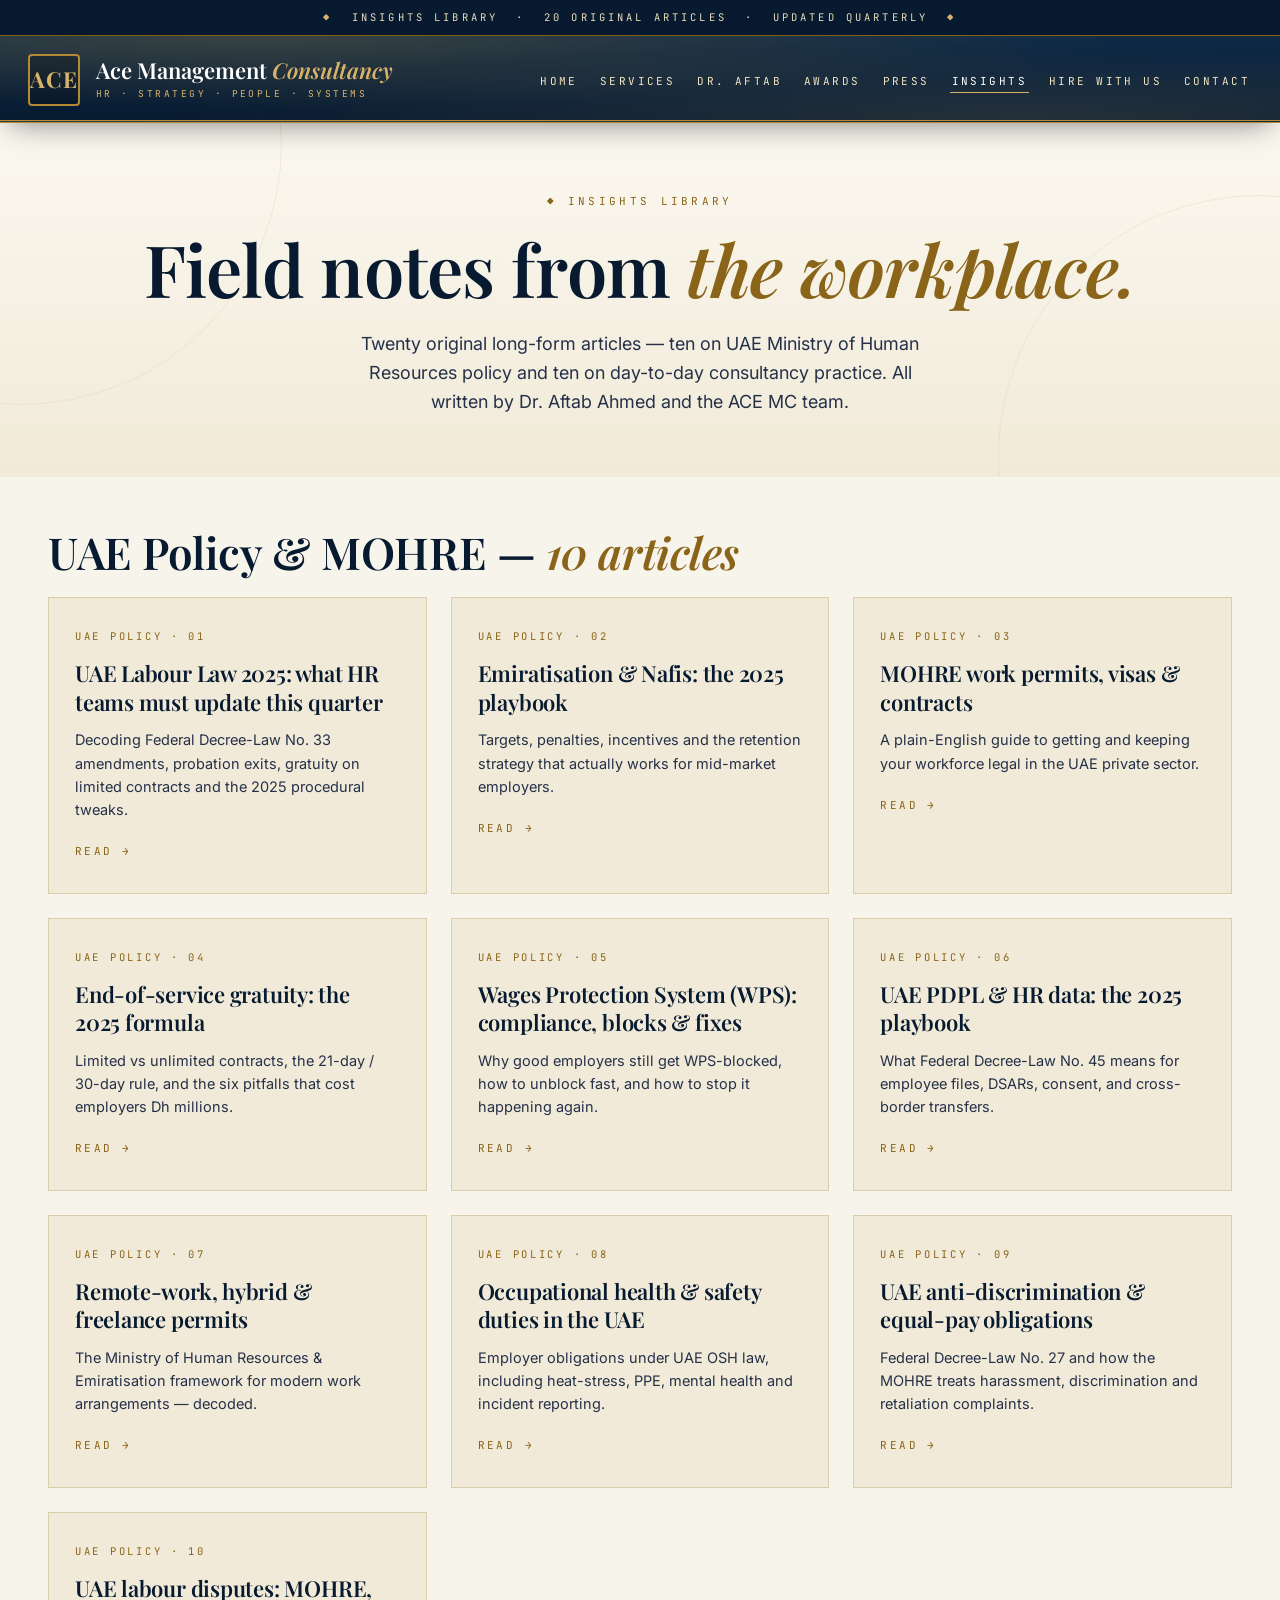
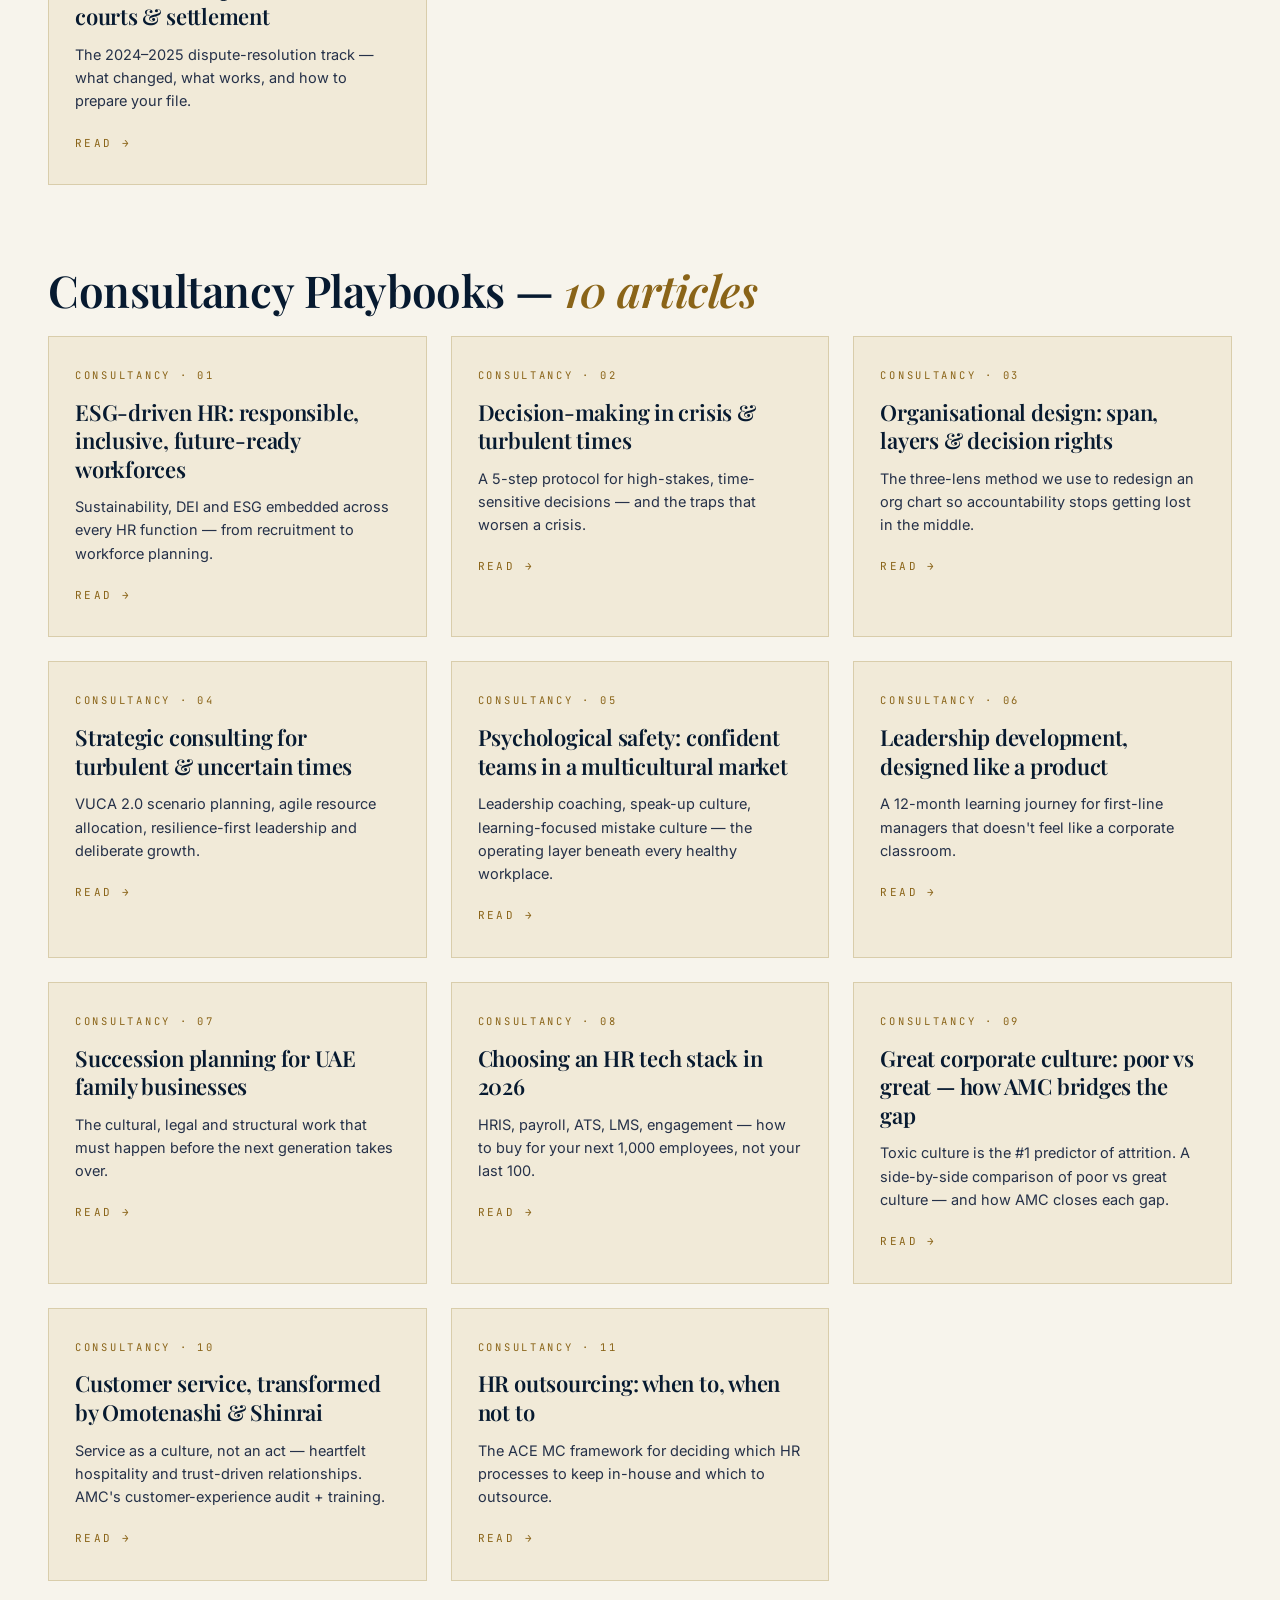
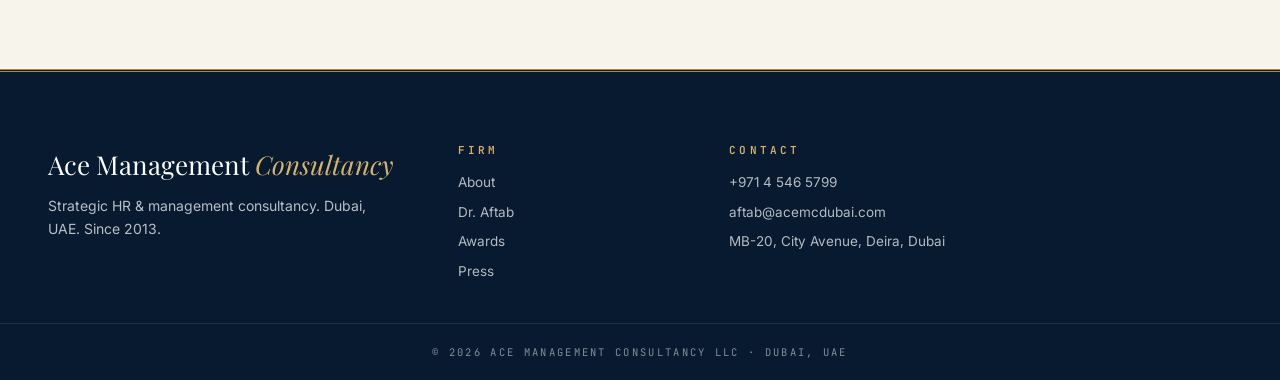
<file: blog.html>
<!doctype html>
<html lang="en">
<head>
<meta charset="utf-8" />
<meta name="viewport" content="width=device-width,initial-scale=1" />
<title>Insights &amp; Blog — Ace Management Consultancy Dubai</title>
<meta name="description" content="20 original long-form articles on UAE labour law, MOHRE, Ministry of Human Resources &amp; Emiratisation policy, plus practical HR consultancy playbooks from Dr. Aftab Ahmed and the ACE MC practice." />
<link rel="preconnect" href="https://fonts.googleapis.com">
<link rel="preconnect" href="https://fonts.gstatic.com" crossorigin>
<link href="https://fonts.googleapis.com/css2?family=Inter:wght@300;400;500;600;700;800&family=Playfair+Display:ital,wght@0,500;0,600;0,700;1,500&family=JetBrains+Mono:wght@400;600&display=swap" rel="stylesheet">
<link rel="stylesheet" href="styles.css">
</head>
<body>

<div class="topbar"><span>◆</span> INSIGHTS LIBRARY &nbsp;·&nbsp; 20 ORIGINAL ARTICLES &nbsp;·&nbsp; UPDATED QUARTERLY <span>◆</span></div>

<header class="nav">
  <div class="nav-inner">
    <a class="brand-lockup" href="index.html">
      <div class="brand-mark">ACE</div>
      <div class="brand-text">
        <div class="brand-name">Ace Management <em>Consultancy</em></div>
        <div class="brand-sub">HR · Strategy · People · Systems</div>
      </div>
    </a>
    <nav>
      <ul>
        <li><a href="index.html">Home</a></li>
        <li><a href="index.html#services">Services</a></li>
        <li><a href="index.html#leadership">Dr. Aftab</a></li>
        <li><a href="index.html#awards">Awards</a></li>
        <li><a href="index.html#press">Press</a></li>
        <li><a href="blog.html" style="color:#fff;border-bottom:1px solid var(--gold-light)">Insights</a></li>
        <li><a href="staffing.html">Hire with us</a></li>
        <li><a href="index.html#contact">Contact</a></li>
      </ul>
    </nav>
  </div>
</header>

<section class="hero" style="padding:70px 28px 60px;min-height:auto">
  <div class="hero-inner" style="grid-template-columns:1fr;text-align:center">
    <div>
      <div class="hero-eyebrow">◆ Insights Library</div>
      <h1 style="font-size:clamp(40px,6vw,72px)">Field notes from <em>the workplace.</em></h1>
      <p class="hero-lede" style="margin:0 auto">Twenty original long-form articles — ten on UAE Ministry of Human Resources policy and ten on day-to-day consultancy practice. All written by Dr. Aftab Ahmed and the ACE MC team.</p>
    </div>
  </div>
</section>

<section class="section" style="padding-top:50px">
  <div class="container">

    <h2 class="section-title" style="font-size:clamp(28px,3.5vw,44px)">UAE Policy &amp; MOHRE — <em>10 articles</em></h2>
    <div class="bp-grid" style="margin-bottom:80px">
      <a class="bp-card" href="blogs/uae-labour-law-2025.html"><span class="bp-kicker">UAE Policy · 01</span><h3>UAE Labour Law 2025: what HR teams must update this quarter</h3><p>Decoding Federal Decree-Law No. 33 amendments, probation exits, gratuity on limited contracts and the 2025 procedural tweaks.</p><span class="bp-more">Read →</span></a>
      <a class="bp-card" href="blogs/emiratisation-nafis.html"><span class="bp-kicker">UAE Policy · 02</span><h3>Emiratisation &amp; Nafis: the 2025 playbook</h3><p>Targets, penalties, incentives and the retention strategy that actually works for mid-market employers.</p><span class="bp-more">Read →</span></a>
      <a class="bp-card" href="blogs/mohre-work-permits.html"><span class="bp-kicker">UAE Policy · 03</span><h3>MOHRE work permits, visas &amp; contracts</h3><p>A plain-English guide to getting and keeping your workforce legal in the UAE private sector.</p><span class="bp-more">Read →</span></a>
      <a class="bp-card" href="blogs/gratuity-calculation.html"><span class="bp-kicker">UAE Policy · 04</span><h3>End-of-service gratuity: the 2025 formula</h3><p>Limited vs unlimited contracts, the 21-day / 30-day rule, and the six pitfalls that cost employers Dh millions.</p><span class="bp-more">Read →</span></a>
      <a class="bp-card" href="blogs/wps-compliance.html"><span class="bp-kicker">UAE Policy · 05</span><h3>Wages Protection System (WPS): compliance, blocks &amp; fixes</h3><p>Why good employers still get WPS-blocked, how to unblock fast, and how to stop it happening again.</p><span class="bp-more">Read →</span></a>
      <a class="bp-card" href="blogs/data-protection-pdpl.html"><span class="bp-kicker">UAE Policy · 06</span><h3>UAE PDPL &amp; HR data: the 2025 playbook</h3><p>What Federal Decree-Law No. 45 means for employee files, DSARs, consent, and cross-border transfers.</p><span class="bp-more">Read →</span></a>
      <a class="bp-card" href="blogs/remote-work-law.html"><span class="bp-kicker">UAE Policy · 07</span><h3>Remote-work, hybrid &amp; freelance permits</h3><p>The Ministry of Human Resources &amp; Emiratisation framework for modern work arrangements — decoded.</p><span class="bp-more">Read →</span></a>
      <a class="bp-card" href="blogs/occupational-health-safety.html"><span class="bp-kicker">UAE Policy · 08</span><h3>Occupational health &amp; safety duties in the UAE</h3><p>Employer obligations under UAE OSH law, including heat-stress, PPE, mental health and incident reporting.</p><span class="bp-more">Read →</span></a>
      <a class="bp-card" href="blogs/anti-discrimination.html"><span class="bp-kicker">UAE Policy · 09</span><h3>UAE anti-discrimination &amp; equal-pay obligations</h3><p>Federal Decree-Law No. 27 and how the MOHRE treats harassment, discrimination and retaliation complaints.</p><span class="bp-more">Read →</span></a>
      <a class="bp-card" href="blogs/labour-disputes.html"><span class="bp-kicker">UAE Policy · 10</span><h3>UAE labour disputes: MOHRE, courts &amp; settlement</h3><p>The 2024–2025 dispute-resolution track — what changed, what works, and how to prepare your file.</p><span class="bp-more">Read →</span></a>
    </div>

    <h2 class="section-title" style="font-size:clamp(28px,3.5vw,44px)">Consultancy Playbooks — <em>10 articles</em></h2>
    <div class="bp-grid">
      <a class="bp-card" href="blogs/hr-from-scratch.html"><span class="bp-kicker">Consultancy · 01</span><h3>ESG-driven HR: responsible, inclusive, future-ready workforces</h3><p>Sustainability, DEI and ESG embedded across every HR function — from recruitment to workforce planning.</p><span class="bp-more">Read →</span></a>
      <a class="bp-card" href="blogs/performance-management.html"><span class="bp-kicker">Consultancy · 02</span><h3>Decision-making in crisis &amp; turbulent times</h3><p>A 5-step protocol for high-stakes, time-sensitive decisions — and the traps that worsen a crisis.</p><span class="bp-more">Read →</span></a>
      <a class="bp-card" href="blogs/org-design.html"><span class="bp-kicker">Consultancy · 03</span><h3>Organisational design: span, layers &amp; decision rights</h3><p>The three-lens method we use to redesign an org chart so accountability stops getting lost in the middle.</p><span class="bp-more">Read →</span></a>
      <a class="bp-card" href="blogs/compensation-benchmarking.html"><span class="bp-kicker">Consultancy · 04</span><h3>Strategic consulting for turbulent &amp; uncertain times</h3><p>VUCA 2.0 scenario planning, agile resource allocation, resilience-first leadership and deliberate growth.</p><span class="bp-more">Read →</span></a>
      <a class="bp-card" href="blogs/engagement-surveys.html"><span class="bp-kicker">Consultancy · 05</span><h3>Psychological safety: confident teams in a multicultural market</h3><p>Leadership coaching, speak-up culture, learning-focused mistake culture — the operating layer beneath every healthy workplace.</p><span class="bp-more">Read →</span></a>
      <a class="bp-card" href="blogs/leadership-development.html"><span class="bp-kicker">Consultancy · 06</span><h3>Leadership development, designed like a product</h3><p>A 12-month learning journey for first-line managers that doesn't feel like a corporate classroom.</p><span class="bp-more">Read →</span></a>
      <a class="bp-card" href="blogs/succession-planning.html"><span class="bp-kicker">Consultancy · 07</span><h3>Succession planning for UAE family businesses</h3><p>The cultural, legal and structural work that must happen before the next generation takes over.</p><span class="bp-more">Read →</span></a>
      <a class="bp-card" href="blogs/hr-tech-stack.html"><span class="bp-kicker">Consultancy · 08</span><h3>Choosing an HR tech stack in 2026</h3><p>HRIS, payroll, ATS, LMS, engagement — how to buy for your next 1,000 employees, not your last 100.</p><span class="bp-more">Read →</span></a>
      <a class="bp-card" href="blogs/culture-transformation.html"><span class="bp-kicker">Consultancy · 09</span><h3>Great corporate culture: poor vs great — how AMC bridges the gap</h3><p>Toxic culture is the #1 predictor of attrition. A side-by-side comparison of poor vs great culture — and how AMC closes each gap.</p><span class="bp-more">Read →</span></a>
      <a class="bp-card" href="blogs/customer-service.html"><span class="bp-kicker">Consultancy · 10</span><h3>Customer service, transformed by Omotenashi &amp; Shinrai</h3><p>Service as a culture, not an act — heartfelt hospitality and trust-driven relationships. AMC's customer-experience audit + training.</p><span class="bp-more">Read →</span></a>
      <a class="bp-card" href="blogs/hr-outsourcing.html"><span class="bp-kicker">Consultancy · 11</span><h3>HR outsourcing: when to, when not to</h3><p>The ACE MC framework for deciding which HR processes to keep in-house and which to outsource.</p><span class="bp-more">Read →</span></a>
    </div>

  </div>
</section>

<footer class="footer">
  <div class="container footer-inner">
    <div class="f-brand">
      <div class="brand-name">Ace Management <em>Consultancy</em></div>
      <p>Strategic HR &amp; management consultancy. Dubai, UAE. Since 2013.</p>
    </div>
    <div><h5>Firm</h5><ul><li><a href="index.html#about">About</a></li><li><a href="index.html#leadership">Dr. Aftab</a></li><li><a href="index.html#awards">Awards</a></li><li><a href="index.html#press">Press</a></li></ul></div>
    <div><h5>Contact</h5><ul><li><a href="tel:+97145465799">+971 4 546 5799</a></li><li><a href="mailto:aftab@acemcdubai.com">aftab@acemcdubai.com</a></li><li>MB-20, City Avenue, Deira, Dubai</li></ul></div>
  </div>
  <div class="f-bar">© 2026 Ace Management Consultancy LLC · Dubai, UAE</div>
</footer>
</body>
</html>
</file>
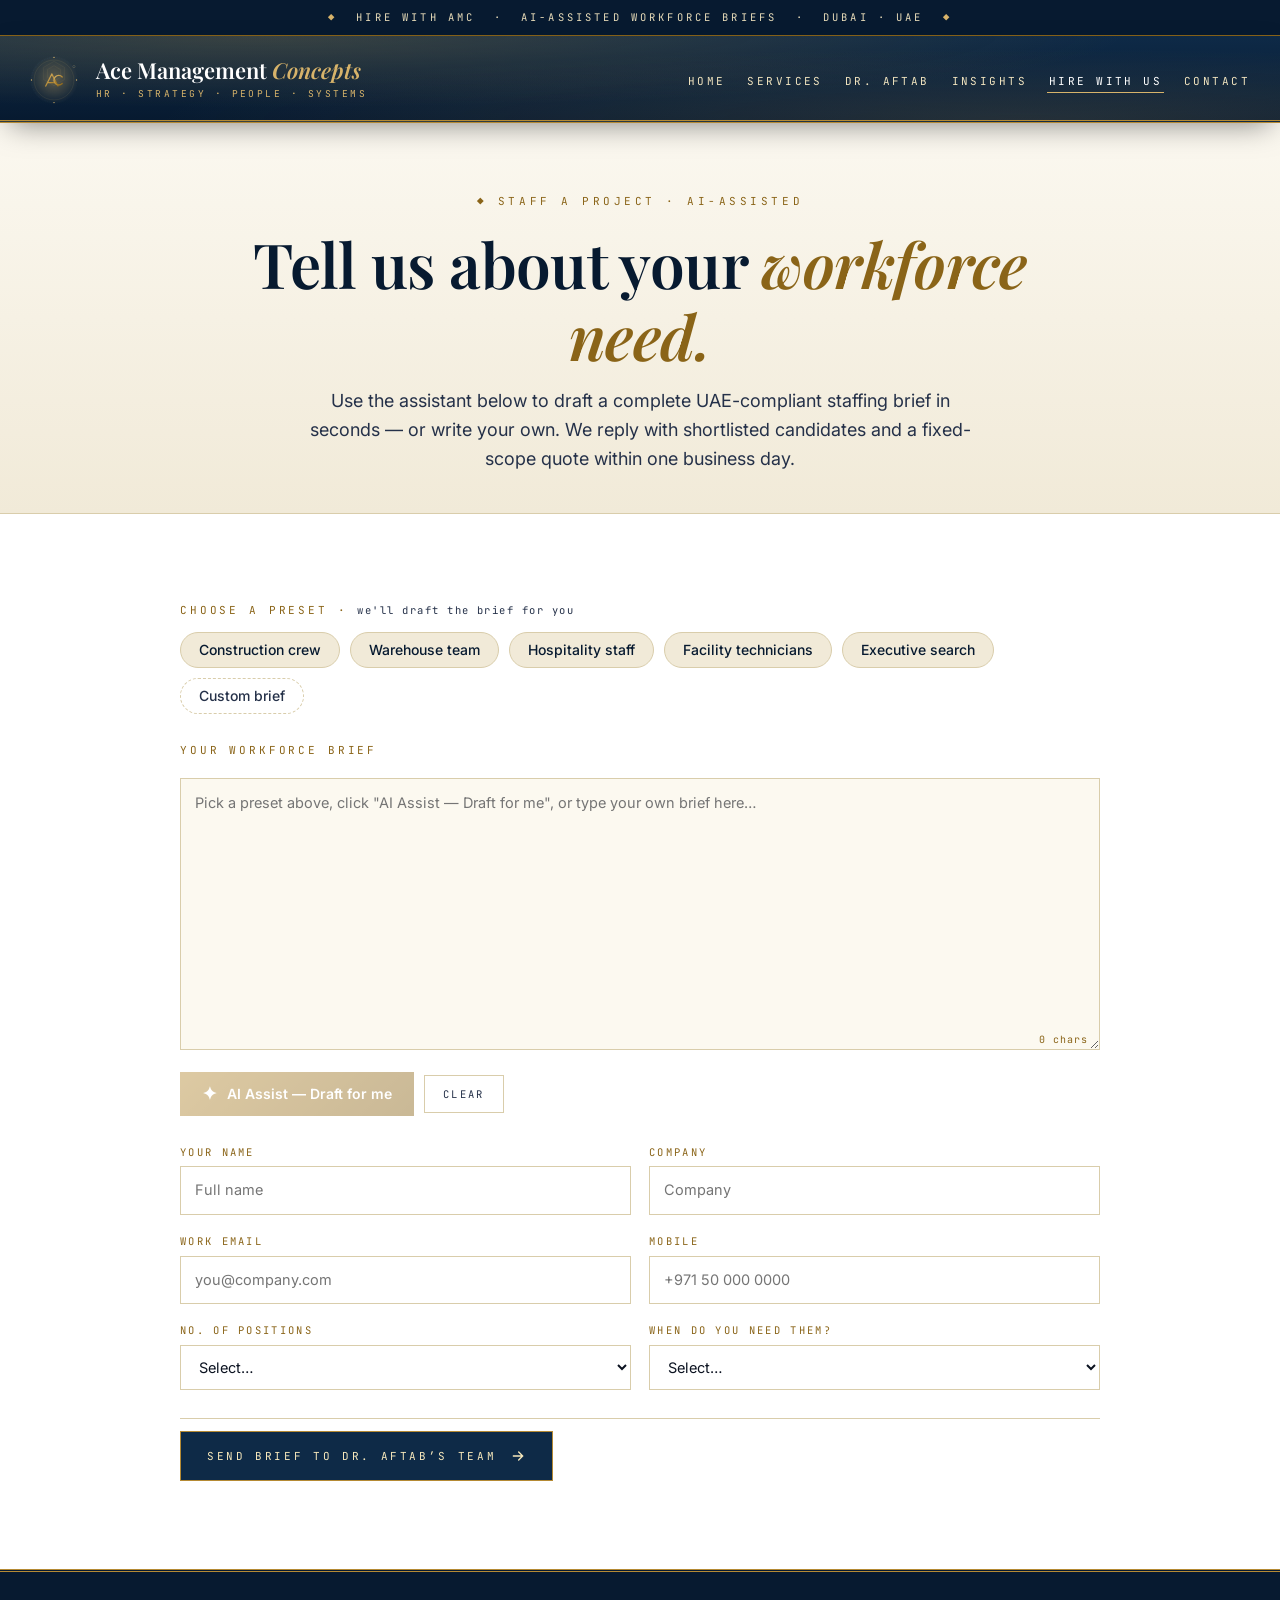
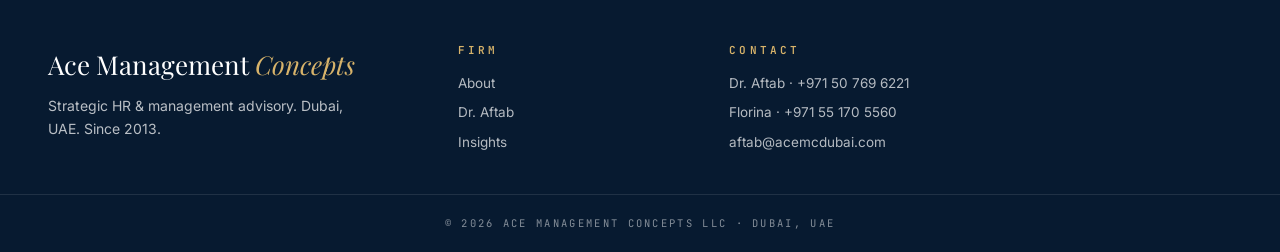
<file: staffing.html>
<!doctype html>
<html lang="en">
<head>
<meta charset="utf-8" />
<meta name="viewport" content="width=device-width,initial-scale=1" />
<title>Hire with ACE MC — AI-assisted workforce briefs | Ace Management Concepts</title>
<meta name="description" content="Tell us about your workforce need. ACE MC's AI assistant drafts a complete, UAE-compliant staffing brief in seconds — construction, warehouse, hospitality, facility management or executive search." />
<link rel="icon" type="image/svg+xml" href="logo.svg" />

<link rel="preconnect" href="https://fonts.googleapis.com">
<link rel="preconnect" href="https://fonts.gstatic.com" crossorigin>
<link href="https://fonts.googleapis.com/css2?family=Inter:wght@300;400;500;600;700;800&family=Playfair+Display:ital,wght@0,500;0,600;0,700;1,500&family=JetBrains+Mono:wght@400;600&display=swap" rel="stylesheet">
<link rel="stylesheet" href="styles.css">
</head>
<body>

<div class="topbar"><span>&#9670;</span> HIRE WITH AMC &nbsp;&middot;&nbsp; AI-ASSISTED WORKFORCE BRIEFS &nbsp;&middot;&nbsp; DUBAI &middot; UAE <span>&#9670;</span></div>

<header class="nav">
  <div class="nav-inner">
    <a class="brand-lockup" href="index.html">
      <img class="brand-logo" src="logo.svg" alt="Ace Management Concepts" />
      <div class="brand-text">
        <div class="brand-name">Ace Management <em>Concepts</em></div>
        <div class="brand-sub">HR &middot; Strategy &middot; People &middot; Systems</div>
      </div>
    </a>
    <nav>
      <ul>
        <li><a href="index.html">Home</a></li>
        <li><a href="index.html#services">Services</a></li>
        <li><a href="index.html#leadership">Dr. Aftab</a></li>
        <li><a href="blog.html">Insights</a></li>
        <li><a href="staffing.html" style="color:#fff;border-bottom:1px solid var(--gold-light)">Hire with us</a></li>
        <li><a href="index.html#contact">Contact</a></li>
      </ul>
    </nav>
  </div>
</header>

<section class="hire-hero">
  <div class="container">
    <div class="section-eyebrow">&#9670; Staff a project &middot; AI-assisted</div>
    <h1 class="section-title">Tell us about your <em>workforce need.</em></h1>
    <p class="section-lede">Use the assistant below to draft a complete UAE-compliant staffing brief in seconds &mdash; or write your own. We reply with shortlisted candidates and a fixed-scope quote within one business day.</p>
  </div>
</section>

<section class="section hire-shell">
  <div class="container">
    <form class="hire-form" id="hireForm" autocomplete="on">

      <!-- Chips -->
      <div class="field">
        <label class="field-label">Choose a preset &middot; <span class="field-hint">we&apos;ll draft the brief for you</span></label>
        <div class="chip-row" role="tablist">
          <button type="button" class="chip" data-role="construction" data-icon="&#9873;">Construction crew</button>
          <button type="button" class="chip" data-role="warehouse"    data-icon="&#9636;">Warehouse team</button>
          <button type="button" class="chip" data-role="hospitality"  data-icon="&#9749;">Hospitality staff</button>
          <button type="button" class="chip" data-role="facility"     data-icon="&#9881;">Facility technicians</button>
          <button type="button" class="chip" data-role="executive"    data-icon="&#9734;">Executive search</button>
          <button type="button" class="chip chip-custom" data-role="custom" data-icon="+">Custom brief</button>
        </div>
      </div>

      <!-- Brief textarea -->
      <div class="field">
        <label class="field-label" for="briefBox">Your workforce brief</label>
        <div class="brief-wrap">
          <textarea id="briefBox" name="brief" rows="10" placeholder="Pick a preset above, click &quot;AI Assist &mdash; Draft for me&quot;, or type your own brief here&hellip;" required></textarea>
          <div class="brief-meta">
            <span id="charCount">0 chars</span>
            <span id="aiBadge" class="ai-badge" hidden>&#9670; AI draft ready &mdash; you can edit</span>
          </div>
        </div>
        <div class="brief-actions">
          <button type="button" id="aiDraftBtn" class="btn-ai" disabled>
            <span class="ai-spark">&#10022;</span>
            <span>AI Assist &mdash; Draft for me</span>
          </button>
          <button type="button" id="clearBtn" class="btn-ghost-sm">Clear</button>
        </div>
      </div>

      <!-- Contact fields -->
      <div class="field-grid">
        <div class="field"><label>Your name<input type="text" name="name" required placeholder="Full name" autocomplete="name" /></label></div>
        <div class="field"><label>Company<input type="text" name="company" required placeholder="Company" autocomplete="organization" /></label></div>
        <div class="field"><label>Work email<input type="email" name="email" required placeholder="you@company.com" autocomplete="email" /></label></div>
        <div class="field"><label>Mobile<input type="tel" name="mobile" required placeholder="+971 50 000 0000" autocomplete="tel" /></label></div>
        <div class="field"><label>No. of positions
          <select name="positions" required>
            <option value="">Select&hellip;</option>
            <option>1</option><option>2&ndash;5</option><option>6&ndash;20</option>
            <option>21&ndash;50</option><option>51&ndash;200</option><option>200+</option>
          </select>
        </label></div>
        <div class="field"><label>When do you need them?
          <select name="urgency" required>
            <option value="">Select&hellip;</option>
            <option>This week</option><option>Within 2 weeks</option>
            <option>Within 1 month</option><option>1&ndash;3 months</option>
            <option>Flexible / exploratory</option>
          </select>
        </label></div>
      </div>

      <!-- Hidden metadata for FormSubmit -->
      <input type="hidden" name="_subject" value="New staffing brief &middot; ACE MC website" />
      <input type="hidden" name="_template" value="table" />
      <input type="hidden" name="_captcha" value="false" />
      <input type="hidden" name="source_page" value="staffing.html" />
      <input type="hidden" name="selected_preset" id="selectedPreset" value="" />

      <div class="submit-row">
        <button type="submit" class="btn-primary">
          Send brief to Dr. Aftab&rsquo;s team
          <svg viewBox="0 0 24 24"><path d="M5 12h14m-6-6 6 6-6 6" stroke="currentColor" stroke-width="2" fill="none" stroke-linecap="round"/></svg>
        </button>
        <div class="submit-status" id="submitStatus" aria-live="polite"></div>
      </div>

    </form>
  </div>
</section>

<!-- AI Wizard Modal -->
<div id="aiWizard" class="wiz">
  <div class="wiz-backdrop" data-close></div>
  <div class="wiz-card" role="dialog" aria-modal="true" aria-labelledby="wizTitle">
    <button class="wiz-close" data-close aria-label="Close">&times;</button>
    <div class="wiz-kicker">&#9670; AI Assist</div>
    <h2 id="wizTitle" class="wiz-title">Four quick questions &mdash; <em>then I&rsquo;ll draft your brief.</em></h2>
    <div class="wiz-progress"><span class="wiz-dot active"></span><span class="wiz-dot"></span><span class="wiz-dot"></span><span class="wiz-dot"></span></div>

    <div class="wiz-step" data-step="1">
      <label>1 &middot; Location of the work</label>
      <div class="wiz-choices">
        <button class="wiz-choice" data-val="Dubai">Dubai</button>
        <button class="wiz-choice" data-val="Abu Dhabi">Abu Dhabi</button>
        <button class="wiz-choice" data-val="Sharjah">Sharjah</button>
        <button class="wiz-choice" data-val="Multi-emirate">Multi-emirate</button>
        <button class="wiz-choice" data-val="Remote">Remote / hybrid</button>
      </div>
    </div>

    <div class="wiz-step" data-step="2" hidden>
      <label>2 &middot; How many people?</label>
      <div class="wiz-choices">
        <button class="wiz-choice" data-val="1">1</button>
        <button class="wiz-choice" data-val="2&ndash;5">2&ndash;5</button>
        <button class="wiz-choice" data-val="6&ndash;20">6&ndash;20</button>
        <button class="wiz-choice" data-val="21&ndash;50">21&ndash;50</button>
        <button class="wiz-choice" data-val="50+">50+</button>
      </div>
    </div>

    <div class="wiz-step" data-step="3" hidden>
      <label>3 &middot; Timeline</label>
      <div class="wiz-choices">
        <button class="wiz-choice" data-val="This week">This week</button>
        <button class="wiz-choice" data-val="Within 2 weeks">Within 2 weeks</button>
        <button class="wiz-choice" data-val="Within 1 month">Within 1 month</button>
        <button class="wiz-choice" data-val="1&ndash;3 months">1&ndash;3 months</button>
      </div>
    </div>

    <div class="wiz-step" data-step="4" hidden>
      <label>4 &middot; Contract type</label>
      <div class="wiz-choices">
        <button class="wiz-choice" data-val="Full-time permanent">Full-time permanent</button>
        <button class="wiz-choice" data-val="Fixed-term contract">Fixed-term contract</button>
        <button class="wiz-choice" data-val="Temporary / project">Temporary / project</button>
        <button class="wiz-choice" data-val="Executive retained search">Executive retained search</button>
      </div>
    </div>

    <div class="wiz-foot">
      <button class="wiz-back" type="button" hidden>&larr; Back</button>
      <span class="wiz-hint">Pick an option to continue &rarr;</span>
    </div>
  </div>
</div>

<footer class="footer">
  <div class="container footer-inner">
    <div class="f-brand">
      <div class="brand-name">Ace Management <em>Concepts</em></div>
      <p>Strategic HR &amp; management advisory. Dubai, UAE. Since 2013.</p>
    </div>
    <div><h5>Firm</h5><ul><li><a href="index.html#about">About</a></li><li><a href="index.html#leadership">Dr. Aftab</a></li><li><a href="blog.html">Insights</a></li></ul></div>
    <div><h5>Contact</h5><ul>
      <li><a href="tel:+971507696221">Dr. Aftab &middot; +971 50 769 6221</a></li>
      <li><a href="tel:+971551705560">Florina &middot; +971 55 170 5560</a></li>
      <li><a href="mailto:aftab@acemcdubai.com">aftab@acemcdubai.com</a></li>
    </ul></div>
  </div>
  <div class="f-bar">&copy; 2026 Ace Management Concepts LLC &middot; Dubai, UAE</div>
</footer>

<script src="staffing.js" defer></script>
</body>
</html>
</file>
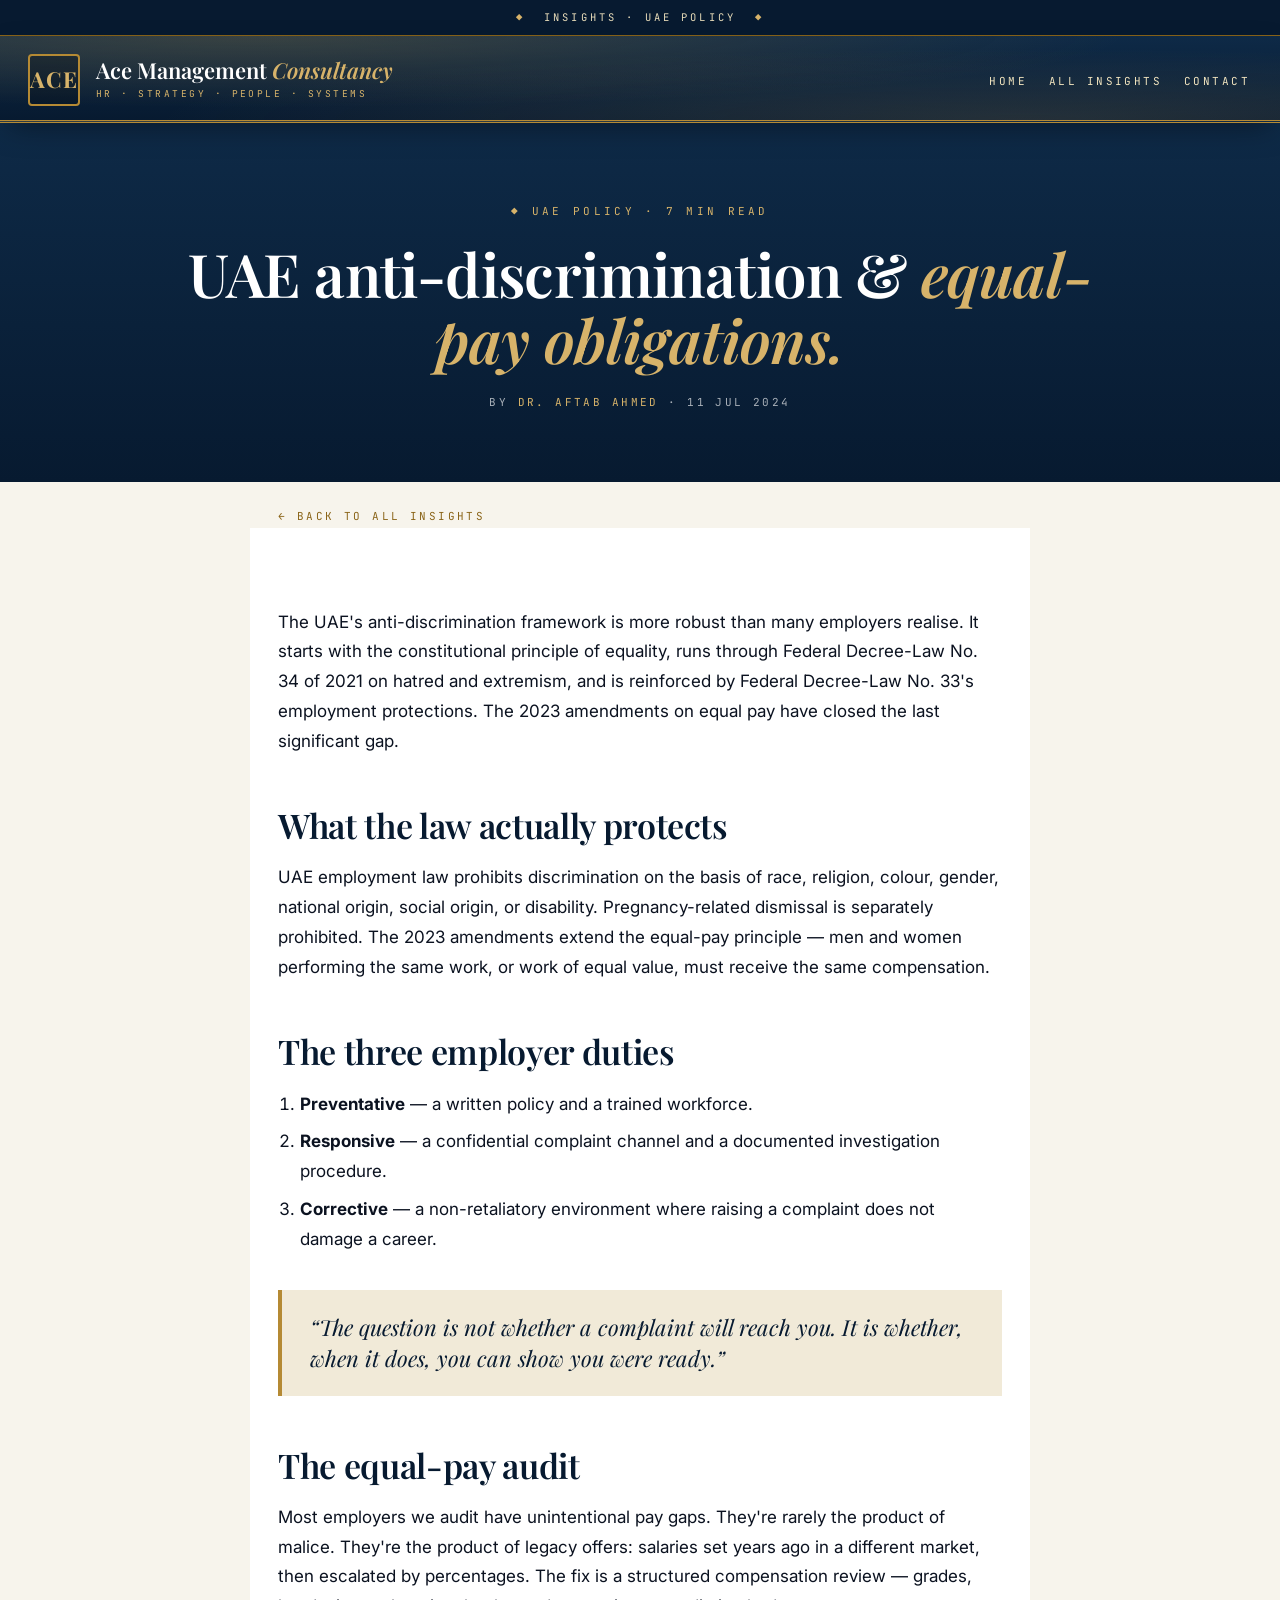
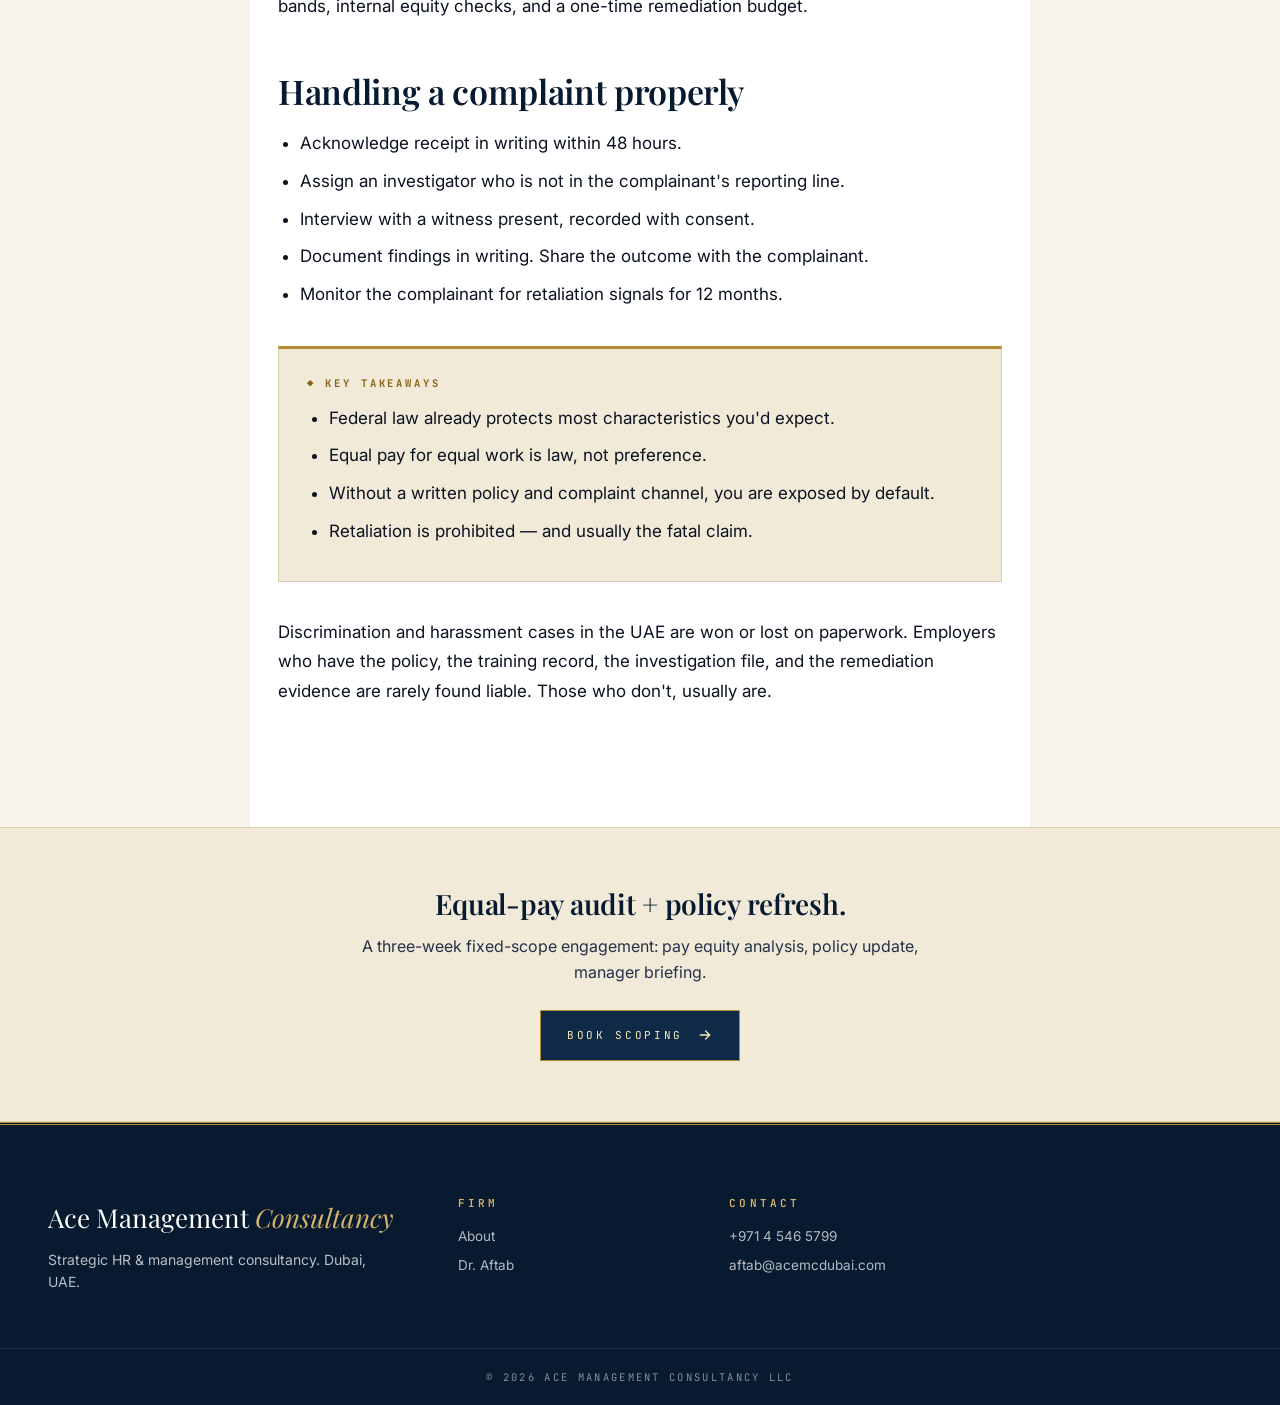
<file: blogs/anti-discrimination.html>
<!doctype html>
<html lang="en"><head>
<meta charset="utf-8"><meta name="viewport" content="width=device-width,initial-scale=1">
<title>UAE anti-discrimination &amp; equal-pay obligations — ACE MC</title>
<meta name="description" content="Federal Decree-Law No. 27 and how the UAE Ministry of Human Resources treats harassment, discrimination and retaliation complaints.">
<link rel="preconnect" href="https://fonts.googleapis.com"><link rel="preconnect" href="https://fonts.gstatic.com" crossorigin>
<link href="https://fonts.googleapis.com/css2?family=Inter:wght@300;400;500;600;700;800&family=Playfair+Display:ital,wght@0,500;0,600;0,700;1,500&family=JetBrains+Mono:wght@400;600&display=swap" rel="stylesheet">
<link rel="stylesheet" href="../styles.css">
</head><body>
<div class="topbar"><span>◆</span> INSIGHTS · UAE POLICY <span>◆</span></div>
<header class="nav"><div class="nav-inner"><a class="brand-lockup" href="../index.html"><div class="brand-mark">ACE</div><div class="brand-text"><div class="brand-name">Ace Management <em>Consultancy</em></div><div class="brand-sub">HR · Strategy · People · Systems</div></div></a><nav><ul><li><a href="../index.html">Home</a></li><li><a href="../blog.html">All Insights</a></li><li><a href="../index.html#contact">Contact</a></li></ul></nav></div></header>
<section class="article-hero"><div class="kicker">◆ UAE Policy · 7 min read</div><h1>UAE anti-discrimination &amp; <em>equal-pay obligations.</em></h1><div class="byline">By <em>Dr. Aftab Ahmed</em> · 11 Jul 2024</div></section>
<div class="article-back"><a href="../blog.html">← Back to all insights</a></div>

<article class="article-body">
<p>The UAE's anti-discrimination framework is more robust than many employers realise. It starts with the constitutional principle of equality, runs through Federal Decree-Law No. 34 of 2021 on hatred and extremism, and is reinforced by Federal Decree-Law No. 33's employment protections. The 2023 amendments on equal pay have closed the last significant gap.</p>

<h2>What the law actually protects</h2>
<p>UAE employment law prohibits discrimination on the basis of race, religion, colour, gender, national origin, social origin, or disability. Pregnancy-related dismissal is separately prohibited. The 2023 amendments extend the equal-pay principle — men and women performing the same work, or work of equal value, must receive the same compensation.</p>

<h2>The three employer duties</h2>
<ol>
<li><strong>Preventative</strong> — a written policy and a trained workforce.</li>
<li><strong>Responsive</strong> — a confidential complaint channel and a documented investigation procedure.</li>
<li><strong>Corrective</strong> — a non-retaliatory environment where raising a complaint does not damage a career.</li>
</ol>

<blockquote>“The question is not whether a complaint will reach you. It is whether, when it does, you can show you were ready.”</blockquote>

<h2>The equal-pay audit</h2>
<p>Most employers we audit have unintentional pay gaps. They're rarely the product of malice. They're the product of legacy offers: salaries set years ago in a different market, then escalated by percentages. The fix is a structured compensation review — grades, bands, internal equity checks, and a one-time remediation budget.</p>

<h2>Handling a complaint properly</h2>
<ul>
<li>Acknowledge receipt in writing within 48 hours.</li>
<li>Assign an investigator who is not in the complainant's reporting line.</li>
<li>Interview with a witness present, recorded with consent.</li>
<li>Document findings in writing. Share the outcome with the complainant.</li>
<li>Monitor the complainant for retaliation signals for 12 months.</li>
</ul>

<div class="callout"><strong>◆ Key Takeaways</strong><ul>
<li>Federal law already protects most characteristics you'd expect.</li>
<li>Equal pay for equal work is law, not preference.</li>
<li>Without a written policy and complaint channel, you are exposed by default.</li>
<li>Retaliation is prohibited — and usually the fatal claim.</li>
</ul></div>

<p>Discrimination and harassment cases in the UAE are won or lost on paperwork. Employers who have the policy, the training record, the investigation file, and the remediation evidence are rarely found liable. Those who don't, usually are.</p>
</article>

<section class="article-cta"><h3>Equal-pay audit + policy refresh.</h3><p>A three-week fixed-scope engagement: pay equity analysis, policy update, manager briefing.</p><a class="btn-primary" href="../index.html#contact">Book scoping <svg viewBox="0 0 24 24"><path d="M5 12h14m-6-6 6 6-6 6" stroke="currentColor" stroke-width="2" fill="none" stroke-linecap="round"/></svg></a></section>

<footer class="footer"><div class="container footer-inner"><div class="f-brand"><div class="brand-name">Ace Management <em>Consultancy</em></div><p>Strategic HR &amp; management consultancy. Dubai, UAE.</p></div><div><h5>Firm</h5><ul><li><a href="../index.html#about">About</a></li><li><a href="../index.html#leadership">Dr. Aftab</a></li></ul></div><div><h5>Contact</h5><ul><li><a href="tel:+97145465799">+971 4 546 5799</a></li><li><a href="mailto:aftab@acemcdubai.com">aftab@acemcdubai.com</a></li></ul></div></div><div class="f-bar">© 2026 Ace Management Consultancy LLC</div></footer>
</body></html>
</file>
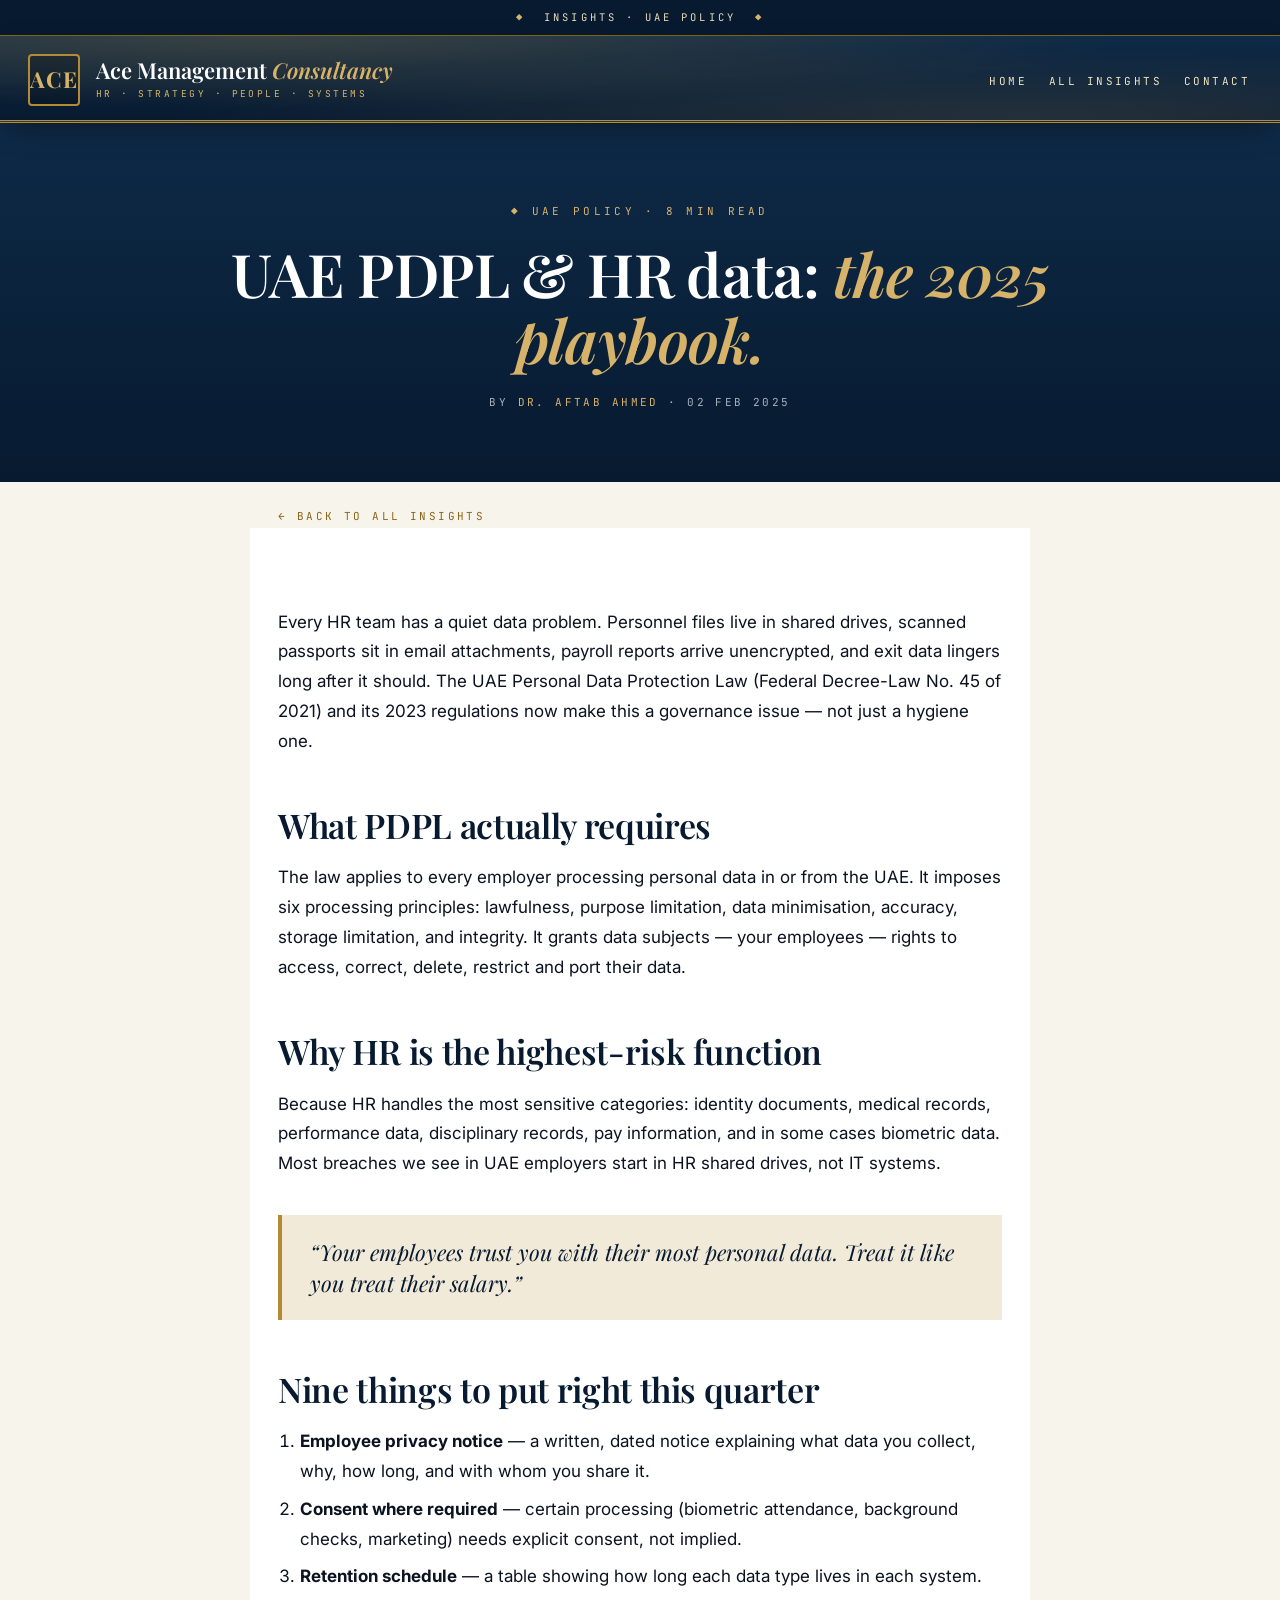
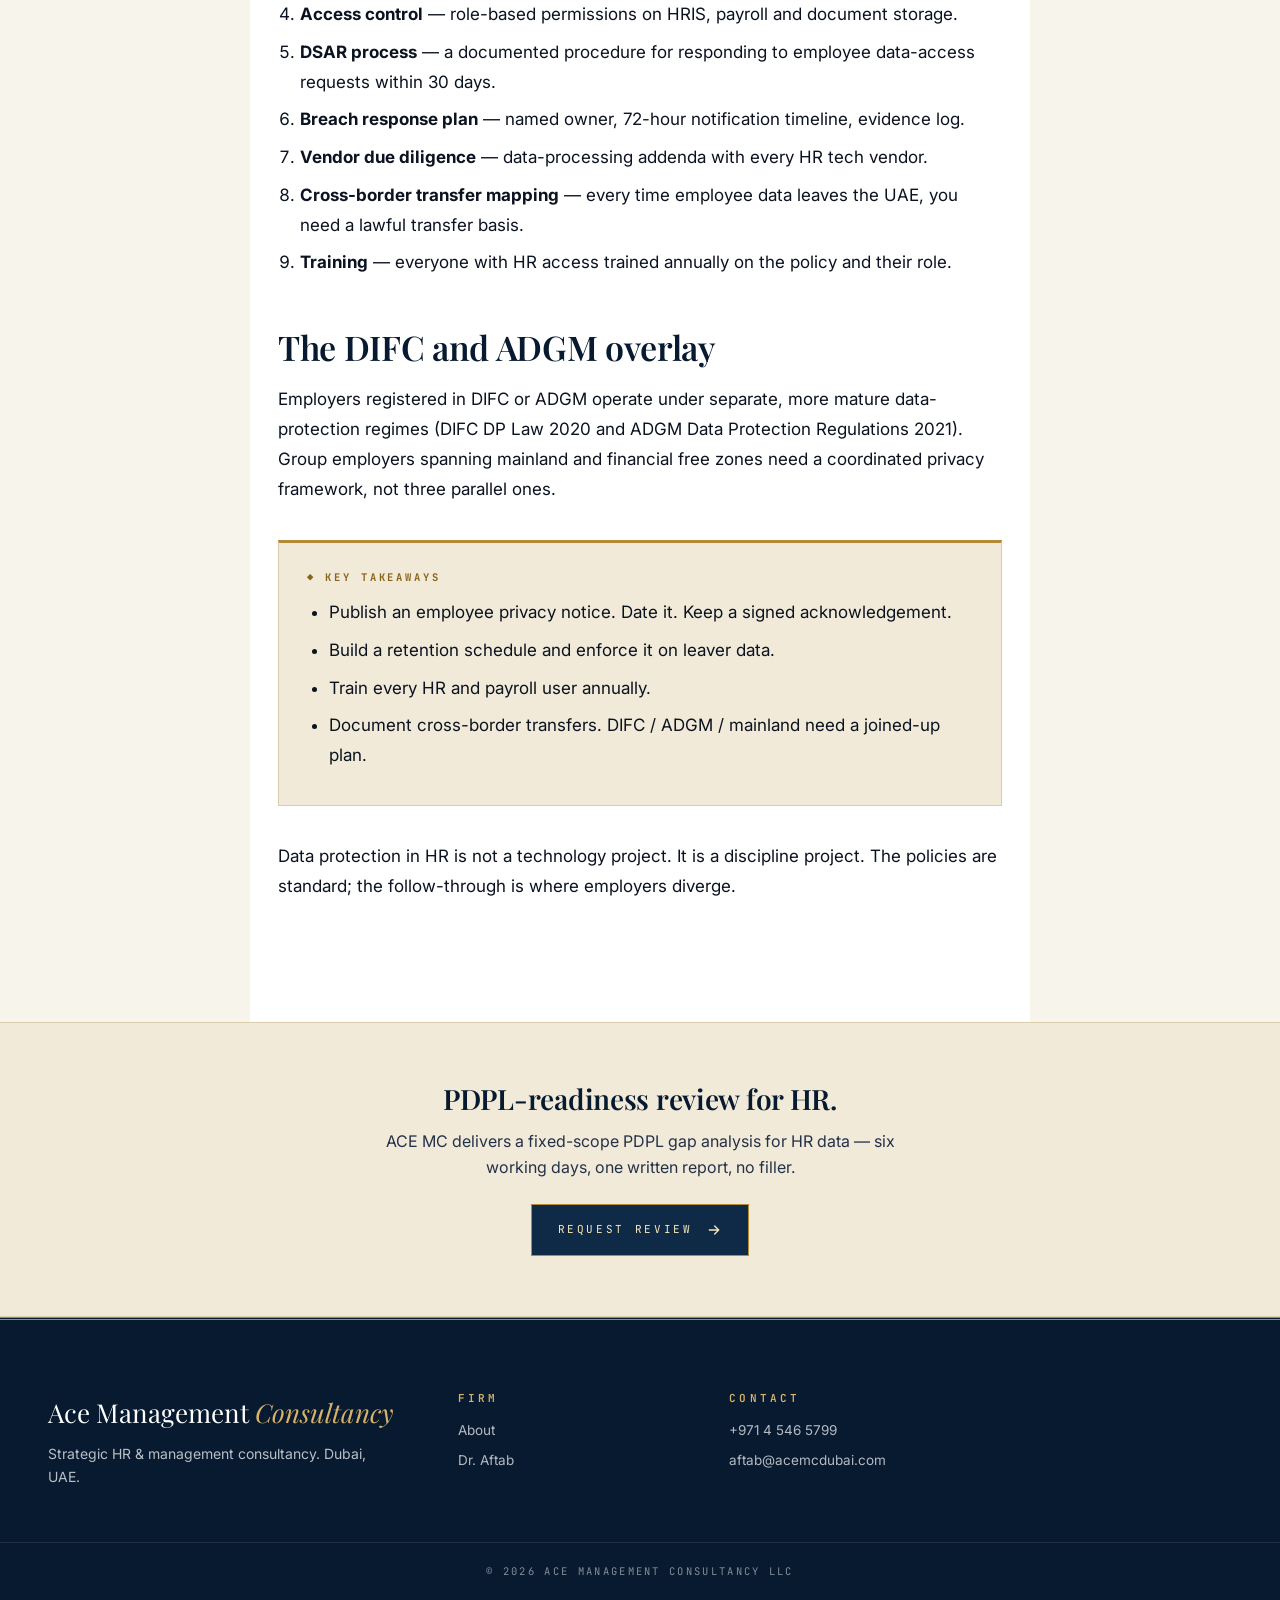
<file: blogs/data-protection-pdpl.html>
<!doctype html>
<html lang="en"><head>
<meta charset="utf-8"><meta name="viewport" content="width=device-width,initial-scale=1">
<title>UAE PDPL &amp; HR data: the 2025 playbook — ACE MC</title>
<meta name="description" content="What Federal Decree-Law No. 45 means for employee files, data subject access requests (DSARs), consent, and cross-border HR data transfers.">
<link rel="preconnect" href="https://fonts.googleapis.com"><link rel="preconnect" href="https://fonts.gstatic.com" crossorigin>
<link href="https://fonts.googleapis.com/css2?family=Inter:wght@300;400;500;600;700;800&family=Playfair+Display:ital,wght@0,500;0,600;0,700;1,500&family=JetBrains+Mono:wght@400;600&display=swap" rel="stylesheet">
<link rel="stylesheet" href="../styles.css">
</head><body>
<div class="topbar"><span>◆</span> INSIGHTS · UAE POLICY <span>◆</span></div>
<header class="nav"><div class="nav-inner"><a class="brand-lockup" href="../index.html"><div class="brand-mark">ACE</div><div class="brand-text"><div class="brand-name">Ace Management <em>Consultancy</em></div><div class="brand-sub">HR · Strategy · People · Systems</div></div></a><nav><ul><li><a href="../index.html">Home</a></li><li><a href="../blog.html">All Insights</a></li><li><a href="../index.html#contact">Contact</a></li></ul></nav></div></header>
<section class="article-hero"><div class="kicker">◆ UAE Policy · 8 min read</div><h1>UAE PDPL &amp; HR data: <em>the 2025 playbook.</em></h1><div class="byline">By <em>Dr. Aftab Ahmed</em> · 02 Feb 2025</div></section>
<div class="article-back"><a href="../blog.html">← Back to all insights</a></div>

<article class="article-body">
<p>Every HR team has a quiet data problem. Personnel files live in shared drives, scanned passports sit in email attachments, payroll reports arrive unencrypted, and exit data lingers long after it should. The UAE Personal Data Protection Law (Federal Decree-Law No. 45 of 2021) and its 2023 regulations now make this a governance issue — not just a hygiene one.</p>

<h2>What PDPL actually requires</h2>
<p>The law applies to every employer processing personal data in or from the UAE. It imposes six processing principles: lawfulness, purpose limitation, data minimisation, accuracy, storage limitation, and integrity. It grants data subjects — your employees — rights to access, correct, delete, restrict and port their data.</p>

<h2>Why HR is the highest-risk function</h2>
<p>Because HR handles the most sensitive categories: identity documents, medical records, performance data, disciplinary records, pay information, and in some cases biometric data. Most breaches we see in UAE employers start in HR shared drives, not IT systems.</p>

<blockquote>“Your employees trust you with their most personal data. Treat it like you treat their salary.”</blockquote>

<h2>Nine things to put right this quarter</h2>
<ol>
<li><strong>Employee privacy notice</strong> — a written, dated notice explaining what data you collect, why, how long, and with whom you share it.</li>
<li><strong>Consent where required</strong> — certain processing (biometric attendance, background checks, marketing) needs explicit consent, not implied.</li>
<li><strong>Retention schedule</strong> — a table showing how long each data type lives in each system.</li>
<li><strong>Access control</strong> — role-based permissions on HRIS, payroll and document storage.</li>
<li><strong>DSAR process</strong> — a documented procedure for responding to employee data-access requests within 30 days.</li>
<li><strong>Breach response plan</strong> — named owner, 72-hour notification timeline, evidence log.</li>
<li><strong>Vendor due diligence</strong> — data-processing addenda with every HR tech vendor.</li>
<li><strong>Cross-border transfer mapping</strong> — every time employee data leaves the UAE, you need a lawful transfer basis.</li>
<li><strong>Training</strong> — everyone with HR access trained annually on the policy and their role.</li>
</ol>

<h2>The DIFC and ADGM overlay</h2>
<p>Employers registered in DIFC or ADGM operate under separate, more mature data-protection regimes (DIFC DP Law 2020 and ADGM Data Protection Regulations 2021). Group employers spanning mainland and financial free zones need a coordinated privacy framework, not three parallel ones.</p>

<div class="callout"><strong>◆ Key Takeaways</strong><ul>
<li>Publish an employee privacy notice. Date it. Keep a signed acknowledgement.</li>
<li>Build a retention schedule and enforce it on leaver data.</li>
<li>Train every HR and payroll user annually.</li>
<li>Document cross-border transfers. DIFC / ADGM / mainland need a joined-up plan.</li>
</ul></div>

<p>Data protection in HR is not a technology project. It is a discipline project. The policies are standard; the follow-through is where employers diverge.</p>
</article>

<section class="article-cta"><h3>PDPL-readiness review for HR.</h3><p>ACE MC delivers a fixed-scope PDPL gap analysis for HR data — six working days, one written report, no filler.</p><a class="btn-primary" href="../index.html#contact">Request review <svg viewBox="0 0 24 24"><path d="M5 12h14m-6-6 6 6-6 6" stroke="currentColor" stroke-width="2" fill="none" stroke-linecap="round"/></svg></a></section>

<footer class="footer"><div class="container footer-inner"><div class="f-brand"><div class="brand-name">Ace Management <em>Consultancy</em></div><p>Strategic HR &amp; management consultancy. Dubai, UAE.</p></div><div><h5>Firm</h5><ul><li><a href="../index.html#about">About</a></li><li><a href="../index.html#leadership">Dr. Aftab</a></li></ul></div><div><h5>Contact</h5><ul><li><a href="tel:+97145465799">+971 4 546 5799</a></li><li><a href="mailto:aftab@acemcdubai.com">aftab@acemcdubai.com</a></li></ul></div></div><div class="f-bar">© 2026 Ace Management Consultancy LLC</div></footer>
</body></html>
</file>
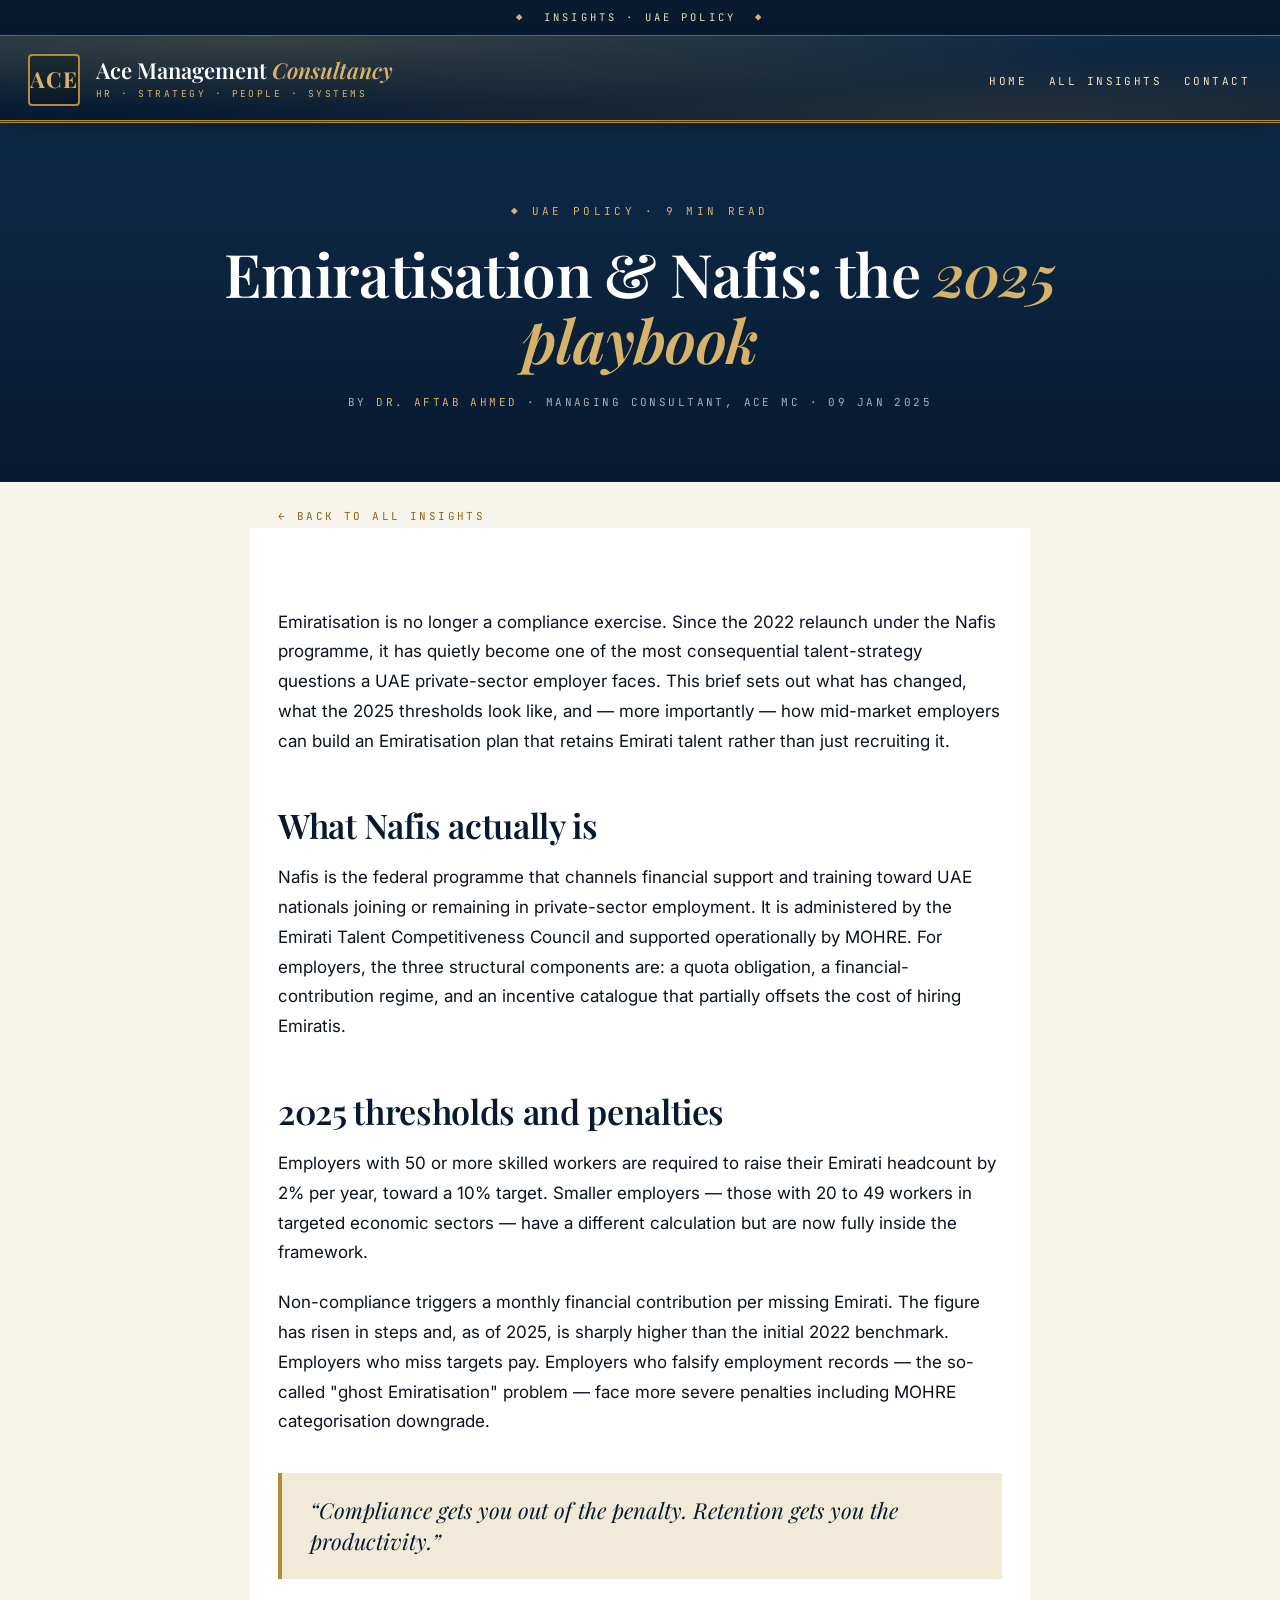
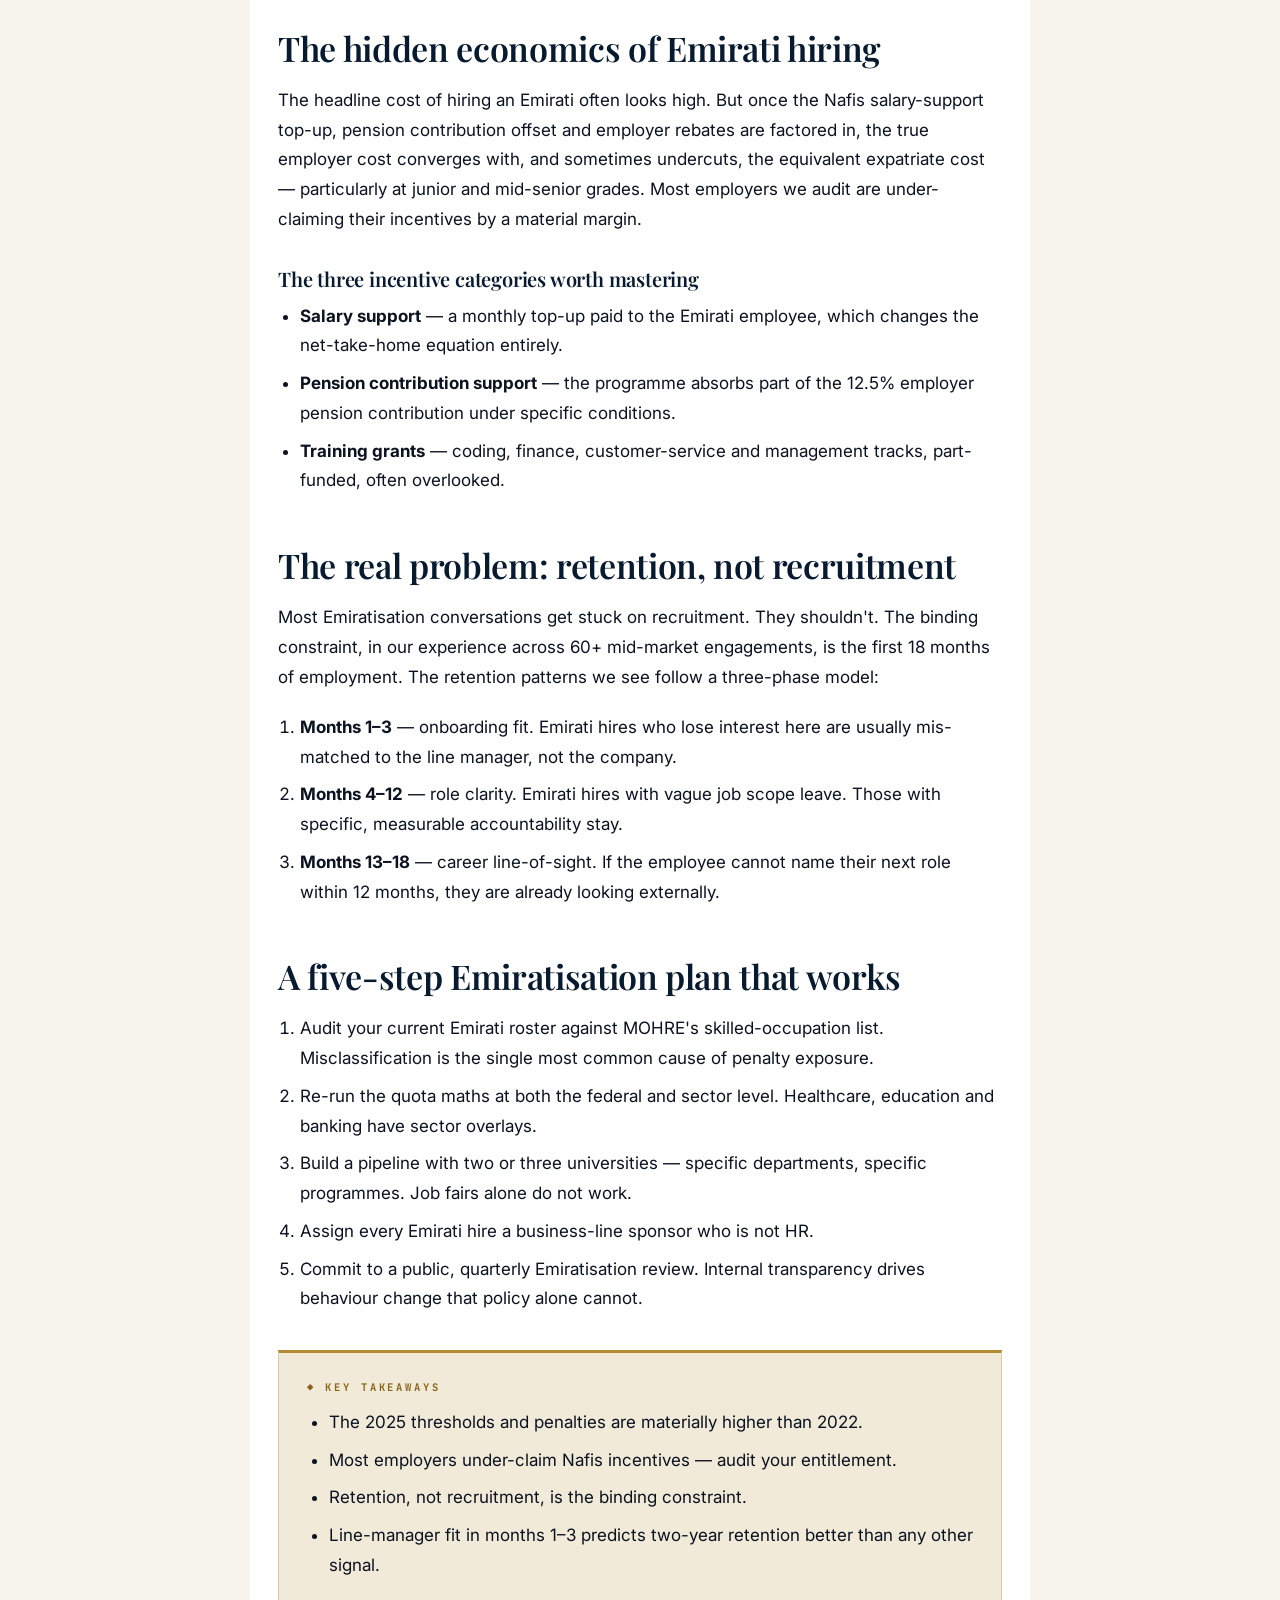
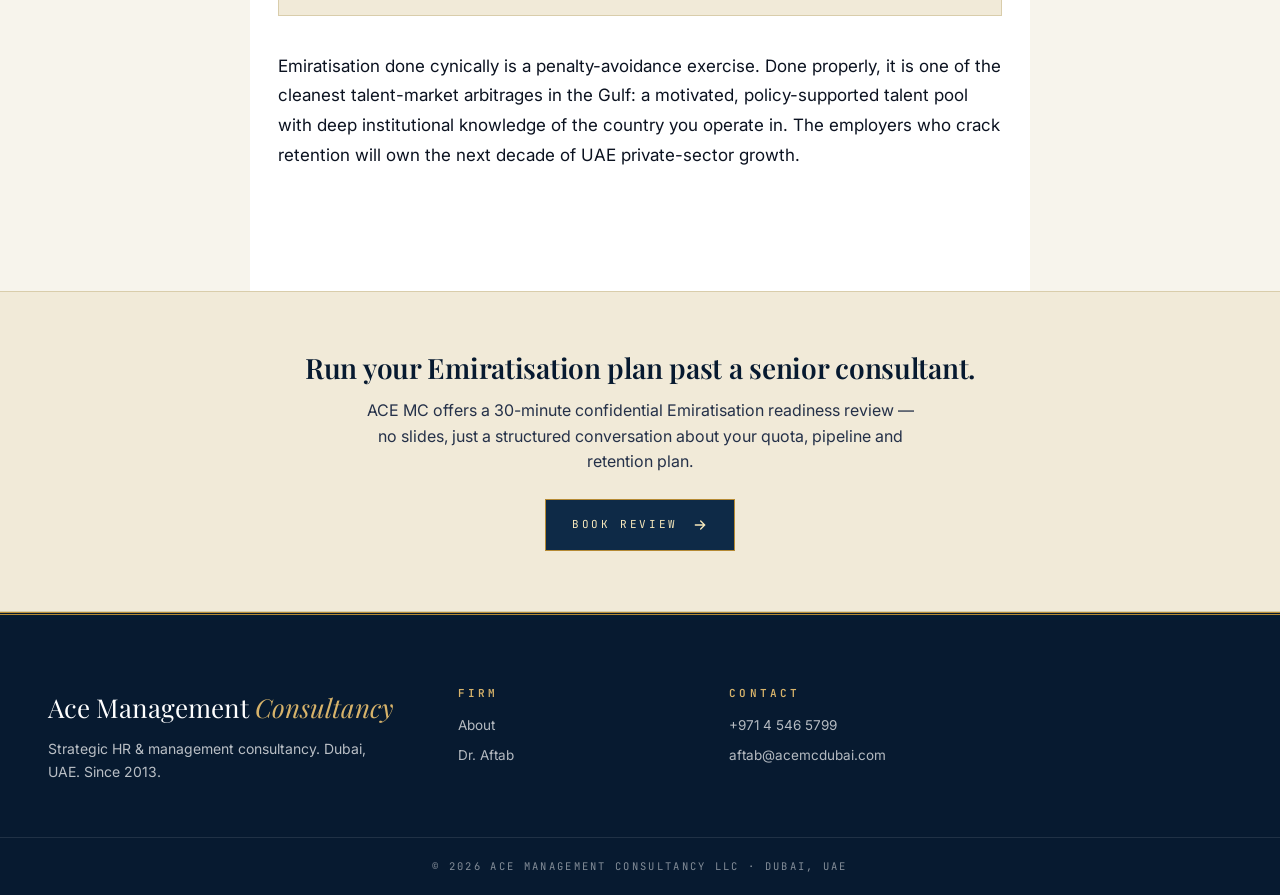
<file: blogs/emiratisation-nafis.html>
<!doctype html>
<html lang="en"><head>
<meta charset="utf-8"><meta name="viewport" content="width=device-width,initial-scale=1">
<title>Emiratisation &amp; Nafis: the 2025 playbook — ACE MC</title>
<meta name="description" content="Targets, penalties, incentives and the retention strategy that actually works for UAE mid-market employers under the Nafis programme.">
<link rel="preconnect" href="https://fonts.googleapis.com"><link rel="preconnect" href="https://fonts.gstatic.com" crossorigin>
<link href="https://fonts.googleapis.com/css2?family=Inter:wght@300;400;500;600;700;800&family=Playfair+Display:ital,wght@0,500;0,600;0,700;1,500&family=JetBrains+Mono:wght@400;600&display=swap" rel="stylesheet">
<link rel="stylesheet" href="../styles.css">
</head><body>
<div class="topbar"><span>◆</span> INSIGHTS · UAE POLICY <span>◆</span></div>
<header class="nav"><div class="nav-inner"><a class="brand-lockup" href="../index.html"><div class="brand-mark">ACE</div><div class="brand-text"><div class="brand-name">Ace Management <em>Consultancy</em></div><div class="brand-sub">HR · Strategy · People · Systems</div></div></a><nav><ul><li><a href="../index.html">Home</a></li><li><a href="../blog.html">All Insights</a></li><li><a href="../index.html#contact">Contact</a></li></ul></nav></div></header>

<section class="article-hero">
  <div class="kicker">◆ UAE Policy · 9 min read</div>
  <h1>Emiratisation &amp; Nafis: the <em>2025 playbook</em></h1>
  <div class="byline">By <em>Dr. Aftab Ahmed</em> · Managing Consultant, ACE MC · 09 Jan 2025</div>
</section>
<div class="article-back"><a href="../blog.html">← Back to all insights</a></div>

<article class="article-body">
<p>Emiratisation is no longer a compliance exercise. Since the 2022 relaunch under the Nafis programme, it has quietly become one of the most consequential talent-strategy questions a UAE private-sector employer faces. This brief sets out what has changed, what the 2025 thresholds look like, and — more importantly — how mid-market employers can build an Emiratisation plan that retains Emirati talent rather than just recruiting it.</p>

<h2>What Nafis actually is</h2>
<p>Nafis is the federal programme that channels financial support and training toward UAE nationals joining or remaining in private-sector employment. It is administered by the Emirati Talent Competitiveness Council and supported operationally by MOHRE. For employers, the three structural components are: a quota obligation, a financial-contribution regime, and an incentive catalogue that partially offsets the cost of hiring Emiratis.</p>

<h2>2025 thresholds and penalties</h2>
<p>Employers with 50 or more skilled workers are required to raise their Emirati headcount by 2% per year, toward a 10% target. Smaller employers — those with 20 to 49 workers in targeted economic sectors — have a different calculation but are now fully inside the framework.</p>
<p>Non-compliance triggers a monthly financial contribution per missing Emirati. The figure has risen in steps and, as of 2025, is sharply higher than the initial 2022 benchmark. Employers who miss targets pay. Employers who falsify employment records — the so-called "ghost Emiratisation" problem — face more severe penalties including MOHRE categorisation downgrade.</p>

<blockquote>“Compliance gets you out of the penalty. Retention gets you the productivity.”</blockquote>

<h2>The hidden economics of Emirati hiring</h2>
<p>The headline cost of hiring an Emirati often looks high. But once the Nafis salary-support top-up, pension contribution offset and employer rebates are factored in, the true employer cost converges with, and sometimes undercuts, the equivalent expatriate cost — particularly at junior and mid-senior grades. Most employers we audit are under-claiming their incentives by a material margin.</p>

<h3>The three incentive categories worth mastering</h3>
<ul>
<li><strong>Salary support</strong> — a monthly top-up paid to the Emirati employee, which changes the net-take-home equation entirely.</li>
<li><strong>Pension contribution support</strong> — the programme absorbs part of the 12.5% employer pension contribution under specific conditions.</li>
<li><strong>Training grants</strong> — coding, finance, customer-service and management tracks, part-funded, often overlooked.</li>
</ul>

<h2>The real problem: retention, not recruitment</h2>
<p>Most Emiratisation conversations get stuck on recruitment. They shouldn't. The binding constraint, in our experience across 60+ mid-market engagements, is the first 18 months of employment. The retention patterns we see follow a three-phase model:</p>
<ol>
<li><strong>Months 1–3</strong> — onboarding fit. Emirati hires who lose interest here are usually mis-matched to the line manager, not the company.</li>
<li><strong>Months 4–12</strong> — role clarity. Emirati hires with vague job scope leave. Those with specific, measurable accountability stay.</li>
<li><strong>Months 13–18</strong> — career line-of-sight. If the employee cannot name their next role within 12 months, they are already looking externally.</li>
</ol>

<h2>A five-step Emiratisation plan that works</h2>
<ol>
<li>Audit your current Emirati roster against MOHRE's skilled-occupation list. Misclassification is the single most common cause of penalty exposure.</li>
<li>Re-run the quota maths at both the federal and sector level. Healthcare, education and banking have sector overlays.</li>
<li>Build a pipeline with two or three universities — specific departments, specific programmes. Job fairs alone do not work.</li>
<li>Assign every Emirati hire a business-line sponsor who is not HR.</li>
<li>Commit to a public, quarterly Emiratisation review. Internal transparency drives behaviour change that policy alone cannot.</li>
</ol>

<div class="callout"><strong>◆ Key Takeaways</strong>
<ul>
<li>The 2025 thresholds and penalties are materially higher than 2022.</li>
<li>Most employers under-claim Nafis incentives — audit your entitlement.</li>
<li>Retention, not recruitment, is the binding constraint.</li>
<li>Line-manager fit in months 1–3 predicts two-year retention better than any other signal.</li>
</ul></div>

<p>Emiratisation done cynically is a penalty-avoidance exercise. Done properly, it is one of the cleanest talent-market arbitrages in the Gulf: a motivated, policy-supported talent pool with deep institutional knowledge of the country you operate in. The employers who crack retention will own the next decade of UAE private-sector growth.</p>
</article>

<section class="article-cta"><h3>Run your Emiratisation plan past a senior consultant.</h3><p>ACE MC offers a 30-minute confidential Emiratisation readiness review — no slides, just a structured conversation about your quota, pipeline and retention plan.</p><a class="btn-primary" href="../index.html#contact">Book review <svg viewBox="0 0 24 24"><path d="M5 12h14m-6-6 6 6-6 6" stroke="currentColor" stroke-width="2" fill="none" stroke-linecap="round"/></svg></a></section>

<footer class="footer"><div class="container footer-inner"><div class="f-brand"><div class="brand-name">Ace Management <em>Consultancy</em></div><p>Strategic HR &amp; management consultancy. Dubai, UAE. Since 2013.</p></div><div><h5>Firm</h5><ul><li><a href="../index.html#about">About</a></li><li><a href="../index.html#leadership">Dr. Aftab</a></li></ul></div><div><h5>Contact</h5><ul><li><a href="tel:+97145465799">+971 4 546 5799</a></li><li><a href="mailto:aftab@acemcdubai.com">aftab@acemcdubai.com</a></li></ul></div></div><div class="f-bar">© 2026 Ace Management Consultancy LLC · Dubai, UAE</div></footer>
</body></html>
</file>
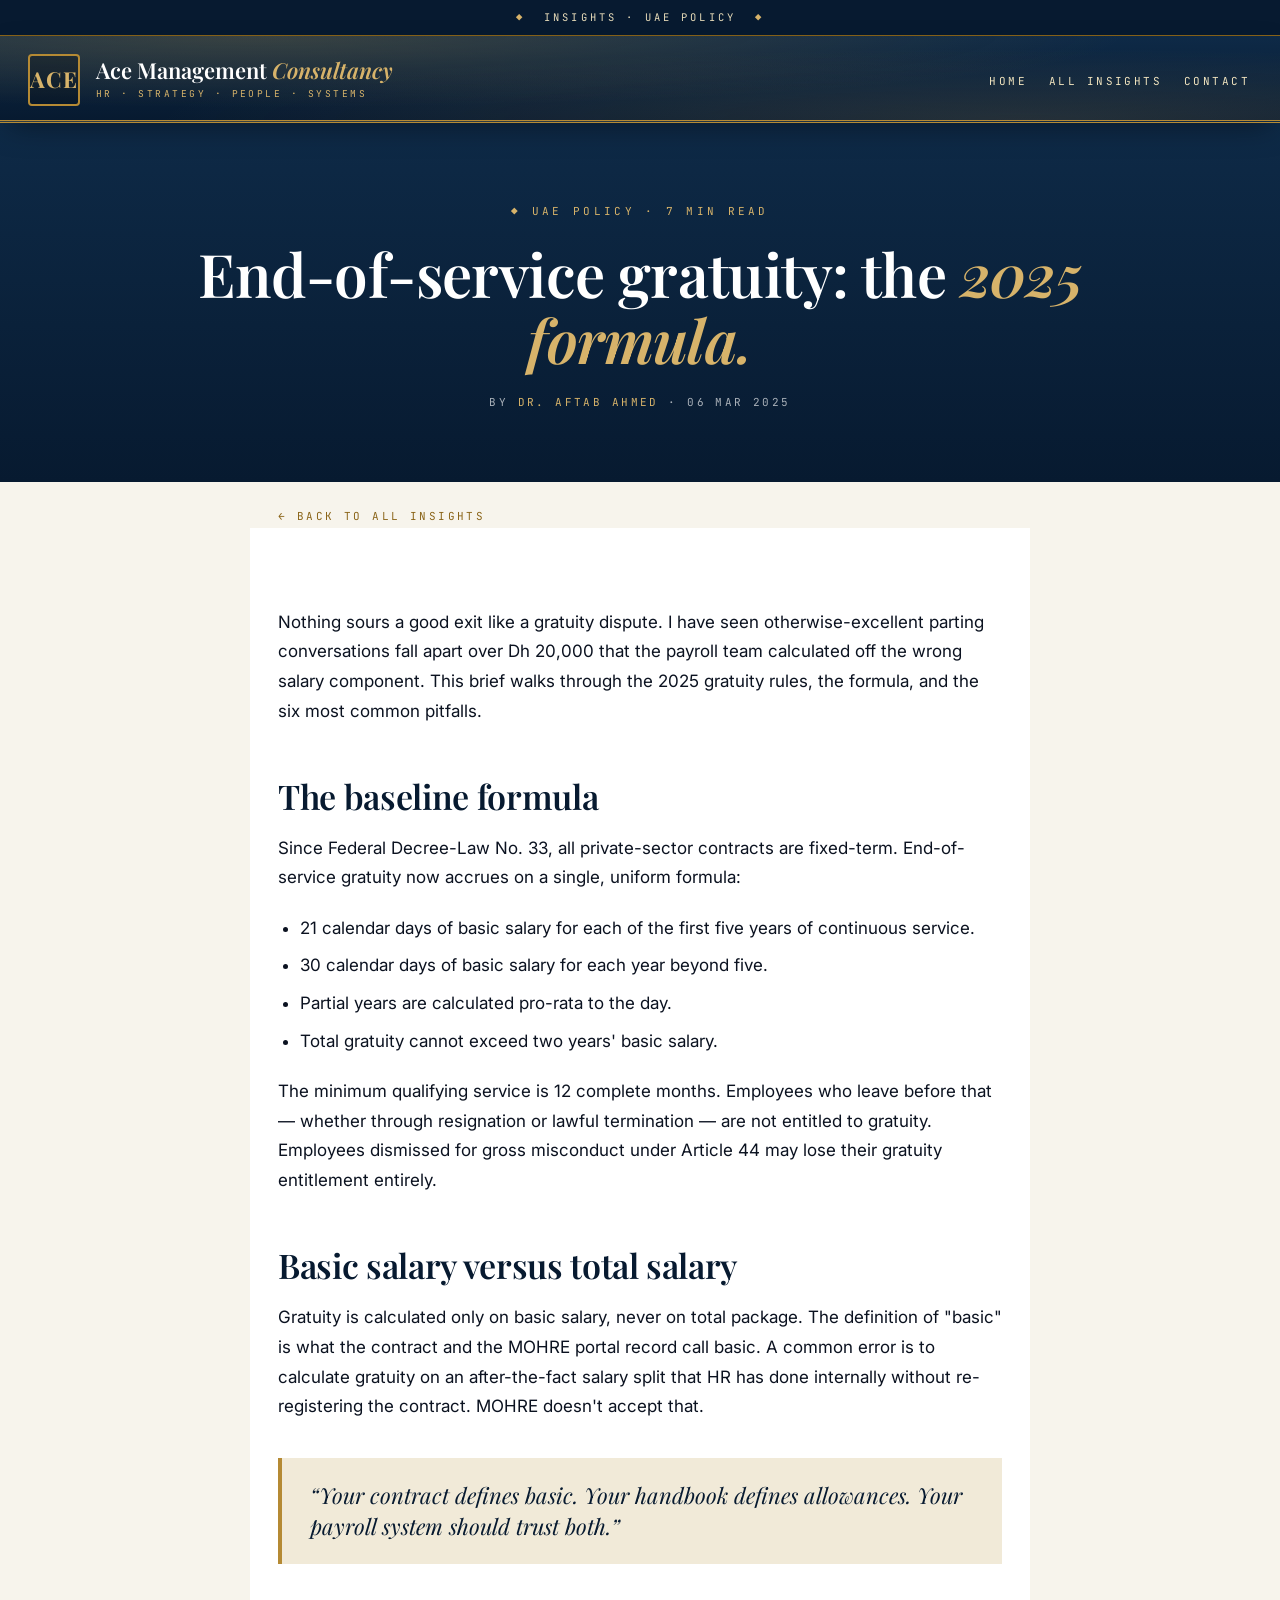
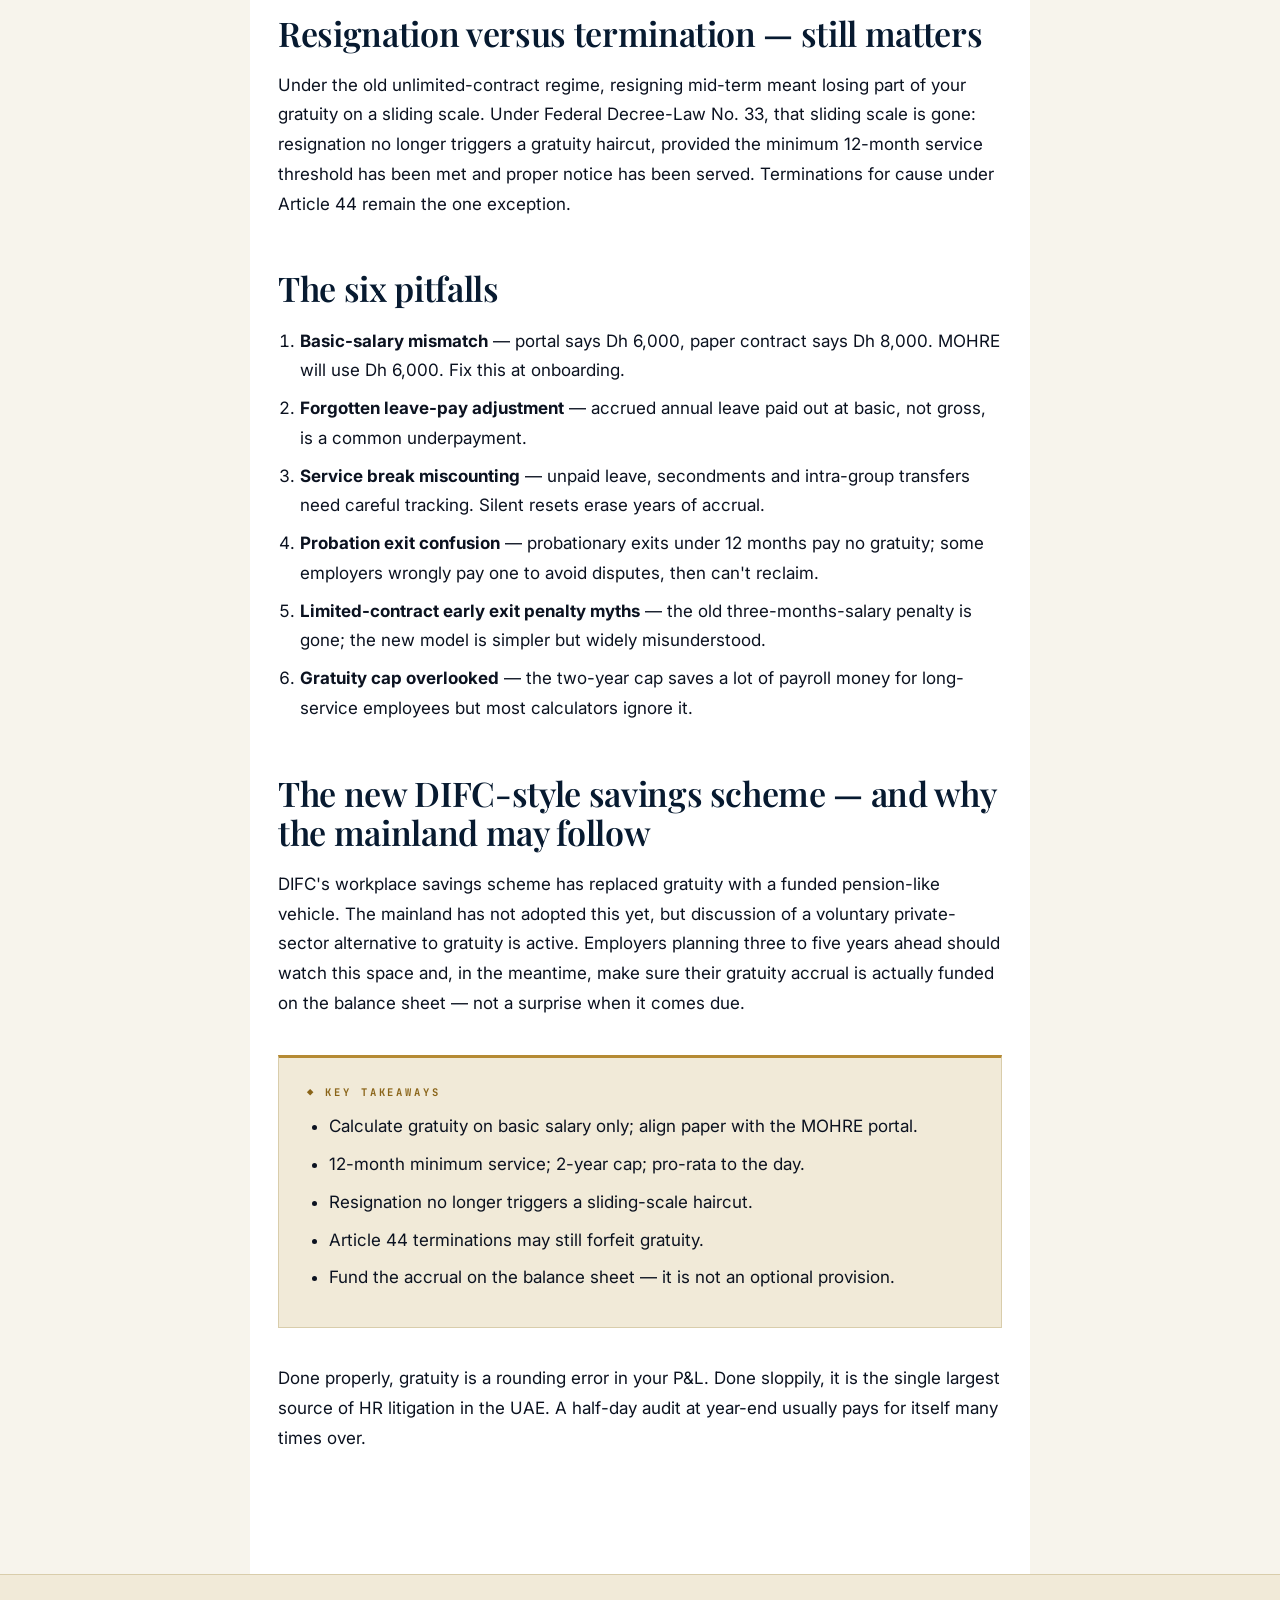
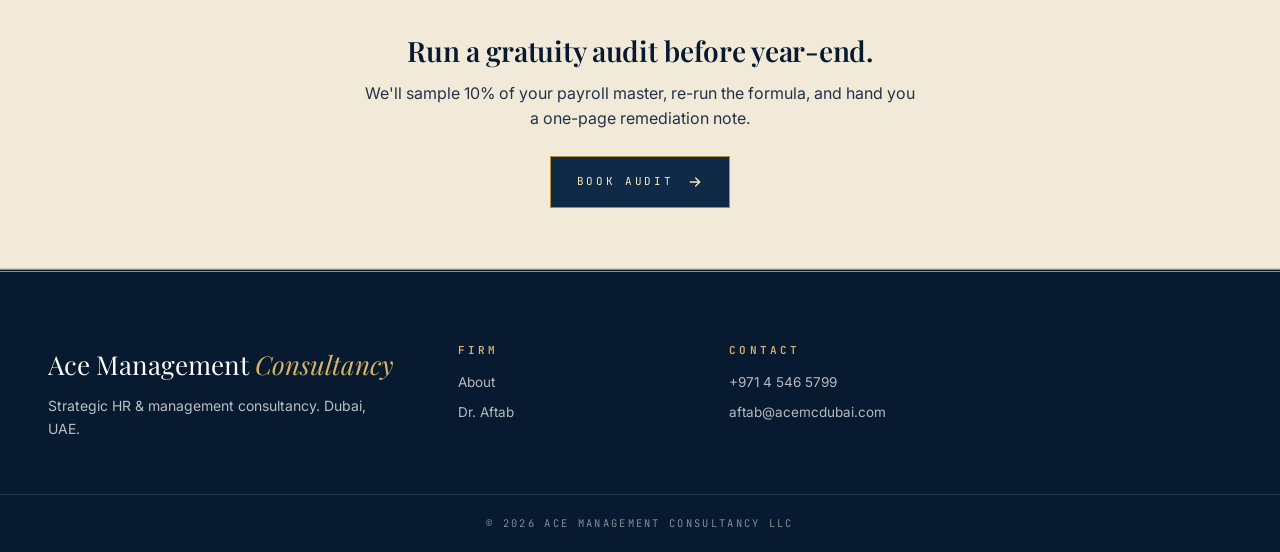
<file: blogs/gratuity-calculation.html>
<!doctype html>
<html lang="en"><head>
<meta charset="utf-8"><meta name="viewport" content="width=device-width,initial-scale=1">
<title>End-of-service gratuity: the 2025 formula — ACE MC</title>
<meta name="description" content="Limited vs unlimited contracts, the 21-day / 30-day rule, and the six pitfalls that cost UAE employers millions in gratuity disputes.">
<link rel="preconnect" href="https://fonts.googleapis.com"><link rel="preconnect" href="https://fonts.gstatic.com" crossorigin>
<link href="https://fonts.googleapis.com/css2?family=Inter:wght@300;400;500;600;700;800&family=Playfair+Display:ital,wght@0,500;0,600;0,700;1,500&family=JetBrains+Mono:wght@400;600&display=swap" rel="stylesheet">
<link rel="stylesheet" href="../styles.css">
</head><body>
<div class="topbar"><span>◆</span> INSIGHTS · UAE POLICY <span>◆</span></div>
<header class="nav"><div class="nav-inner"><a class="brand-lockup" href="../index.html"><div class="brand-mark">ACE</div><div class="brand-text"><div class="brand-name">Ace Management <em>Consultancy</em></div><div class="brand-sub">HR · Strategy · People · Systems</div></div></a><nav><ul><li><a href="../index.html">Home</a></li><li><a href="../blog.html">All Insights</a></li><li><a href="../index.html#contact">Contact</a></li></ul></nav></div></header>
<section class="article-hero"><div class="kicker">◆ UAE Policy · 7 min read</div><h1>End-of-service gratuity: the <em>2025 formula.</em></h1><div class="byline">By <em>Dr. Aftab Ahmed</em> · 06 Mar 2025</div></section>
<div class="article-back"><a href="../blog.html">← Back to all insights</a></div>

<article class="article-body">
<p>Nothing sours a good exit like a gratuity dispute. I have seen otherwise-excellent parting conversations fall apart over Dh 20,000 that the payroll team calculated off the wrong salary component. This brief walks through the 2025 gratuity rules, the formula, and the six most common pitfalls.</p>

<h2>The baseline formula</h2>
<p>Since Federal Decree-Law No. 33, all private-sector contracts are fixed-term. End-of-service gratuity now accrues on a single, uniform formula:</p>
<ul>
<li>21 calendar days of basic salary for each of the first five years of continuous service.</li>
<li>30 calendar days of basic salary for each year beyond five.</li>
<li>Partial years are calculated pro-rata to the day.</li>
<li>Total gratuity cannot exceed two years' basic salary.</li>
</ul>
<p>The minimum qualifying service is 12 complete months. Employees who leave before that — whether through resignation or lawful termination — are not entitled to gratuity. Employees dismissed for gross misconduct under Article 44 may lose their gratuity entitlement entirely.</p>

<h2>Basic salary versus total salary</h2>
<p>Gratuity is calculated only on basic salary, never on total package. The definition of "basic" is what the contract and the MOHRE portal record call basic. A common error is to calculate gratuity on an after-the-fact salary split that HR has done internally without re-registering the contract. MOHRE doesn't accept that.</p>

<blockquote>“Your contract defines basic. Your handbook defines allowances. Your payroll system should trust both.”</blockquote>

<h2>Resignation versus termination — still matters</h2>
<p>Under the old unlimited-contract regime, resigning mid-term meant losing part of your gratuity on a sliding scale. Under Federal Decree-Law No. 33, that sliding scale is gone: resignation no longer triggers a gratuity haircut, provided the minimum 12-month service threshold has been met and proper notice has been served. Terminations for cause under Article 44 remain the one exception.</p>

<h2>The six pitfalls</h2>
<ol>
<li><strong>Basic-salary mismatch</strong> — portal says Dh 6,000, paper contract says Dh 8,000. MOHRE will use Dh 6,000. Fix this at onboarding.</li>
<li><strong>Forgotten leave-pay adjustment</strong> — accrued annual leave paid out at basic, not gross, is a common underpayment.</li>
<li><strong>Service break miscounting</strong> — unpaid leave, secondments and intra-group transfers need careful tracking. Silent resets erase years of accrual.</li>
<li><strong>Probation exit confusion</strong> — probationary exits under 12 months pay no gratuity; some employers wrongly pay one to avoid disputes, then can't reclaim.</li>
<li><strong>Limited-contract early exit penalty myths</strong> — the old three-months-salary penalty is gone; the new model is simpler but widely misunderstood.</li>
<li><strong>Gratuity cap overlooked</strong> — the two-year cap saves a lot of payroll money for long-service employees but most calculators ignore it.</li>
</ol>

<h2>The new DIFC-style savings scheme — and why the mainland may follow</h2>
<p>DIFC's workplace savings scheme has replaced gratuity with a funded pension-like vehicle. The mainland has not adopted this yet, but discussion of a voluntary private-sector alternative to gratuity is active. Employers planning three to five years ahead should watch this space and, in the meantime, make sure their gratuity accrual is actually funded on the balance sheet — not a surprise when it comes due.</p>

<div class="callout"><strong>◆ Key Takeaways</strong><ul>
<li>Calculate gratuity on basic salary only; align paper with the MOHRE portal.</li>
<li>12-month minimum service; 2-year cap; pro-rata to the day.</li>
<li>Resignation no longer triggers a sliding-scale haircut.</li>
<li>Article 44 terminations may still forfeit gratuity.</li>
<li>Fund the accrual on the balance sheet — it is not an optional provision.</li>
</ul></div>

<p>Done properly, gratuity is a rounding error in your P&amp;L. Done sloppily, it is the single largest source of HR litigation in the UAE. A half-day audit at year-end usually pays for itself many times over.</p>
</article>

<section class="article-cta"><h3>Run a gratuity audit before year-end.</h3><p>We'll sample 10% of your payroll master, re-run the formula, and hand you a one-page remediation note.</p><a class="btn-primary" href="../index.html#contact">Book audit <svg viewBox="0 0 24 24"><path d="M5 12h14m-6-6 6 6-6 6" stroke="currentColor" stroke-width="2" fill="none" stroke-linecap="round"/></svg></a></section>

<footer class="footer"><div class="container footer-inner"><div class="f-brand"><div class="brand-name">Ace Management <em>Consultancy</em></div><p>Strategic HR &amp; management consultancy. Dubai, UAE.</p></div><div><h5>Firm</h5><ul><li><a href="../index.html#about">About</a></li><li><a href="../index.html#leadership">Dr. Aftab</a></li></ul></div><div><h5>Contact</h5><ul><li><a href="tel:+97145465799">+971 4 546 5799</a></li><li><a href="mailto:aftab@acemcdubai.com">aftab@acemcdubai.com</a></li></ul></div></div><div class="f-bar">© 2026 Ace Management Consultancy LLC</div></footer>
</body></html>
</file>
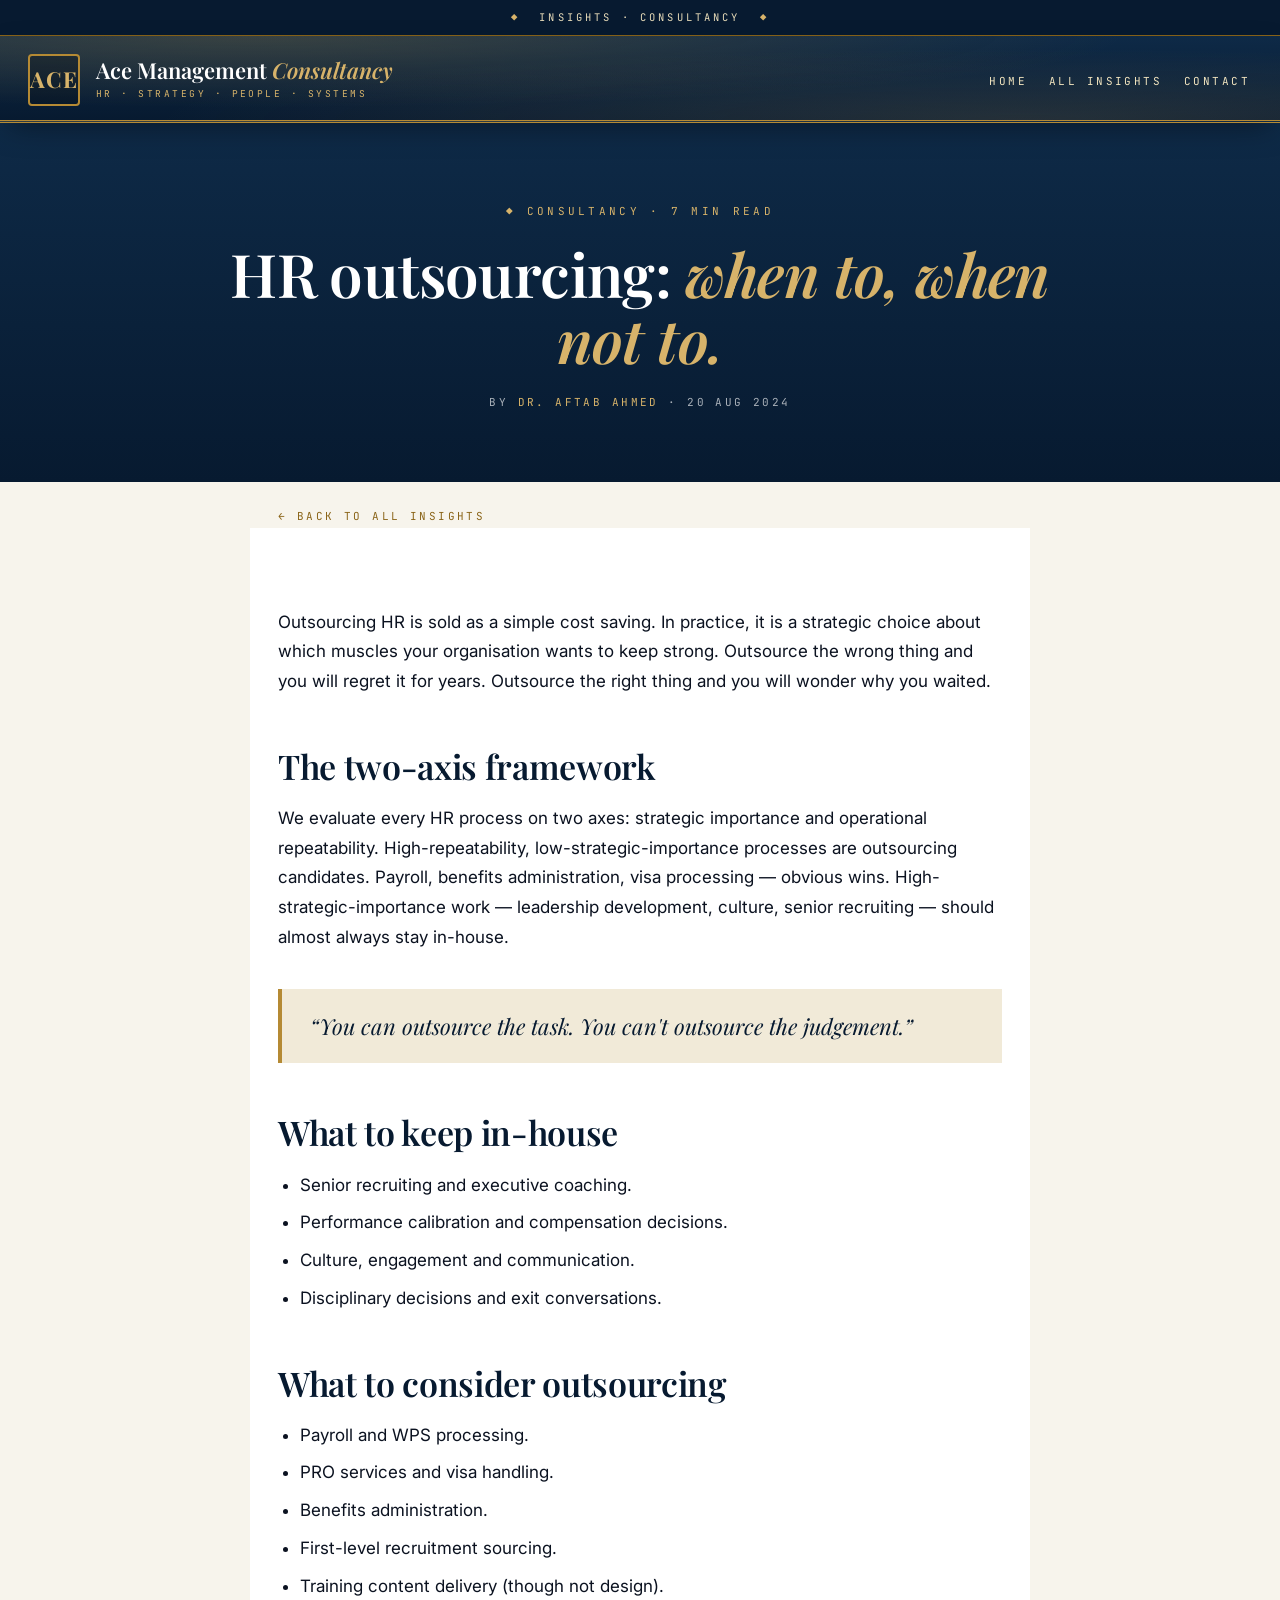
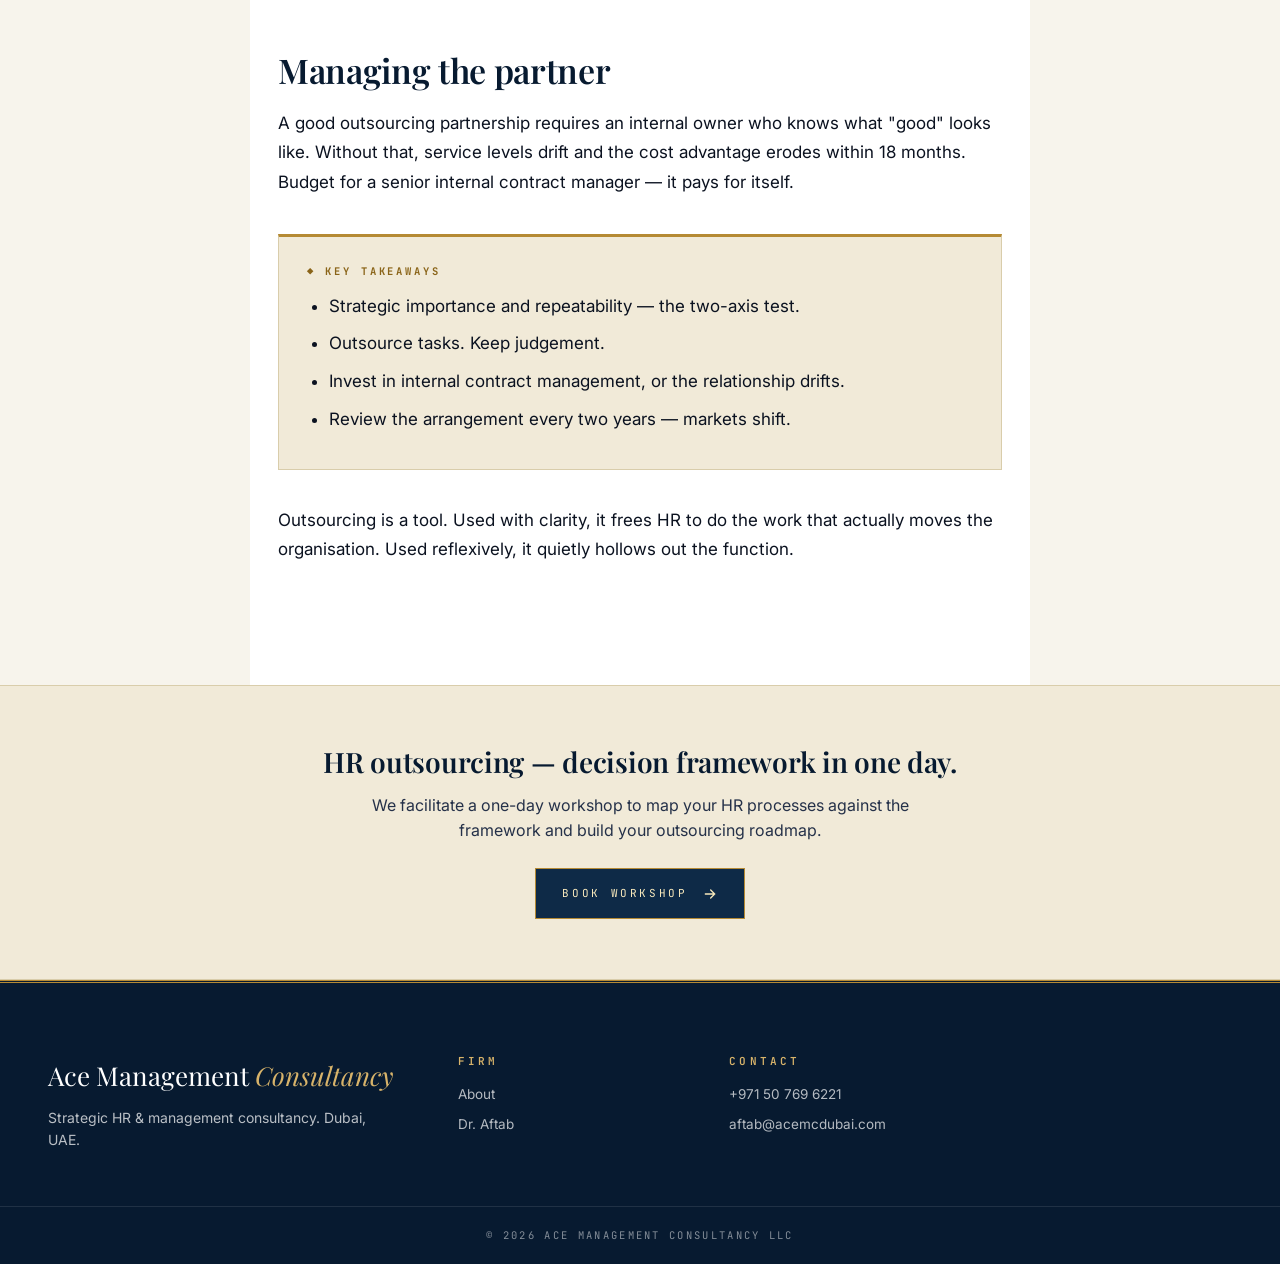
<file: blogs/hr-outsourcing.html>
<!doctype html>
<html lang="en"><head>
<meta charset="utf-8"><meta name="viewport" content="width=device-width,initial-scale=1">
<title>HR outsourcing: when to, when not to — ACE MC</title>
<meta name="description" content="The ACE MC framework for deciding which HR processes to keep in-house and which to outsource.">
<link rel="preconnect" href="https://fonts.googleapis.com"><link rel="preconnect" href="https://fonts.gstatic.com" crossorigin>
<link href="https://fonts.googleapis.com/css2?family=Inter:wght@300;400;500;600;700;800&family=Playfair+Display:ital,wght@0,500;0,600;0,700;1,500&family=JetBrains+Mono:wght@400;600&display=swap" rel="stylesheet">
<link rel="stylesheet" href="../styles.css">
</head><body>
<div class="topbar"><span>◆</span> INSIGHTS · CONSULTANCY <span>◆</span></div>
<header class="nav"><div class="nav-inner"><a class="brand-lockup" href="../index.html"><div class="brand-mark">ACE</div><div class="brand-text"><div class="brand-name">Ace Management <em>Consultancy</em></div><div class="brand-sub">HR · Strategy · People · Systems</div></div></a><nav><ul><li><a href="../index.html">Home</a></li><li><a href="../blog.html">All Insights</a></li><li><a href="../index.html#contact">Contact</a></li></ul></nav></div></header>
<section class="article-hero"><div class="kicker">◆ Consultancy · 7 min read</div><h1>HR outsourcing: <em>when to, when not to.</em></h1><div class="byline">By <em>Dr. Aftab Ahmed</em> · 20 Aug 2024</div></section>
<div class="article-back"><a href="../blog.html">← Back to all insights</a></div>
<article class="article-body">
<p>Outsourcing HR is sold as a simple cost saving. In practice, it is a strategic choice about which muscles your organisation wants to keep strong. Outsource the wrong thing and you will regret it for years. Outsource the right thing and you will wonder why you waited.</p>
<h2>The two-axis framework</h2>
<p>We evaluate every HR process on two axes: strategic importance and operational repeatability. High-repeatability, low-strategic-importance processes are outsourcing candidates. Payroll, benefits administration, visa processing — obvious wins. High-strategic-importance work — leadership development, culture, senior recruiting — should almost always stay in-house.</p>
<blockquote>“You can outsource the task. You can't outsource the judgement.”</blockquote>
<h2>What to keep in-house</h2>
<ul>
<li>Senior recruiting and executive coaching.</li>
<li>Performance calibration and compensation decisions.</li>
<li>Culture, engagement and communication.</li>
<li>Disciplinary decisions and exit conversations.</li>
</ul>
<h2>What to consider outsourcing</h2>
<ul>
<li>Payroll and WPS processing.</li>
<li>PRO services and visa handling.</li>
<li>Benefits administration.</li>
<li>First-level recruitment sourcing.</li>
<li>Training content delivery (though not design).</li>
</ul>
<h2>Managing the partner</h2>
<p>A good outsourcing partnership requires an internal owner who knows what "good" looks like. Without that, service levels drift and the cost advantage erodes within 18 months. Budget for a senior internal contract manager — it pays for itself.</p>
<div class="callout"><strong>◆ Key Takeaways</strong><ul><li>Strategic importance and repeatability — the two-axis test.</li><li>Outsource tasks. Keep judgement.</li><li>Invest in internal contract management, or the relationship drifts.</li><li>Review the arrangement every two years — markets shift.</li></ul></div>
<p>Outsourcing is a tool. Used with clarity, it frees HR to do the work that actually moves the organisation. Used reflexively, it quietly hollows out the function.</p>
</article>
<section class="article-cta"><h3>HR outsourcing — decision framework in one day.</h3><p>We facilitate a one-day workshop to map your HR processes against the framework and build your outsourcing roadmap.</p><a class="btn-primary" href="../index.html#contact">Book workshop <svg viewBox="0 0 24 24"><path d="M5 12h14m-6-6 6 6-6 6" stroke="currentColor" stroke-width="2" fill="none" stroke-linecap="round"/></svg></a></section>
<footer class="footer"><div class="container footer-inner"><div class="f-brand"><div class="brand-name">Ace Management <em>Consultancy</em></div><p>Strategic HR &amp; management consultancy. Dubai, UAE.</p></div><div><h5>Firm</h5><ul><li><a href="../index.html#about">About</a></li><li><a href="../index.html#leadership">Dr. Aftab</a></li></ul></div><div><h5>Contact</h5><ul><li><a href="tel:+971507696221">+971 50 769 6221</a></li><li><a href="mailto:aftab@acemcdubai.com">aftab@acemcdubai.com</a></li></ul></div></div><div class="f-bar">© 2026 Ace Management Consultancy LLC</div></footer>
</body></html>
</file>
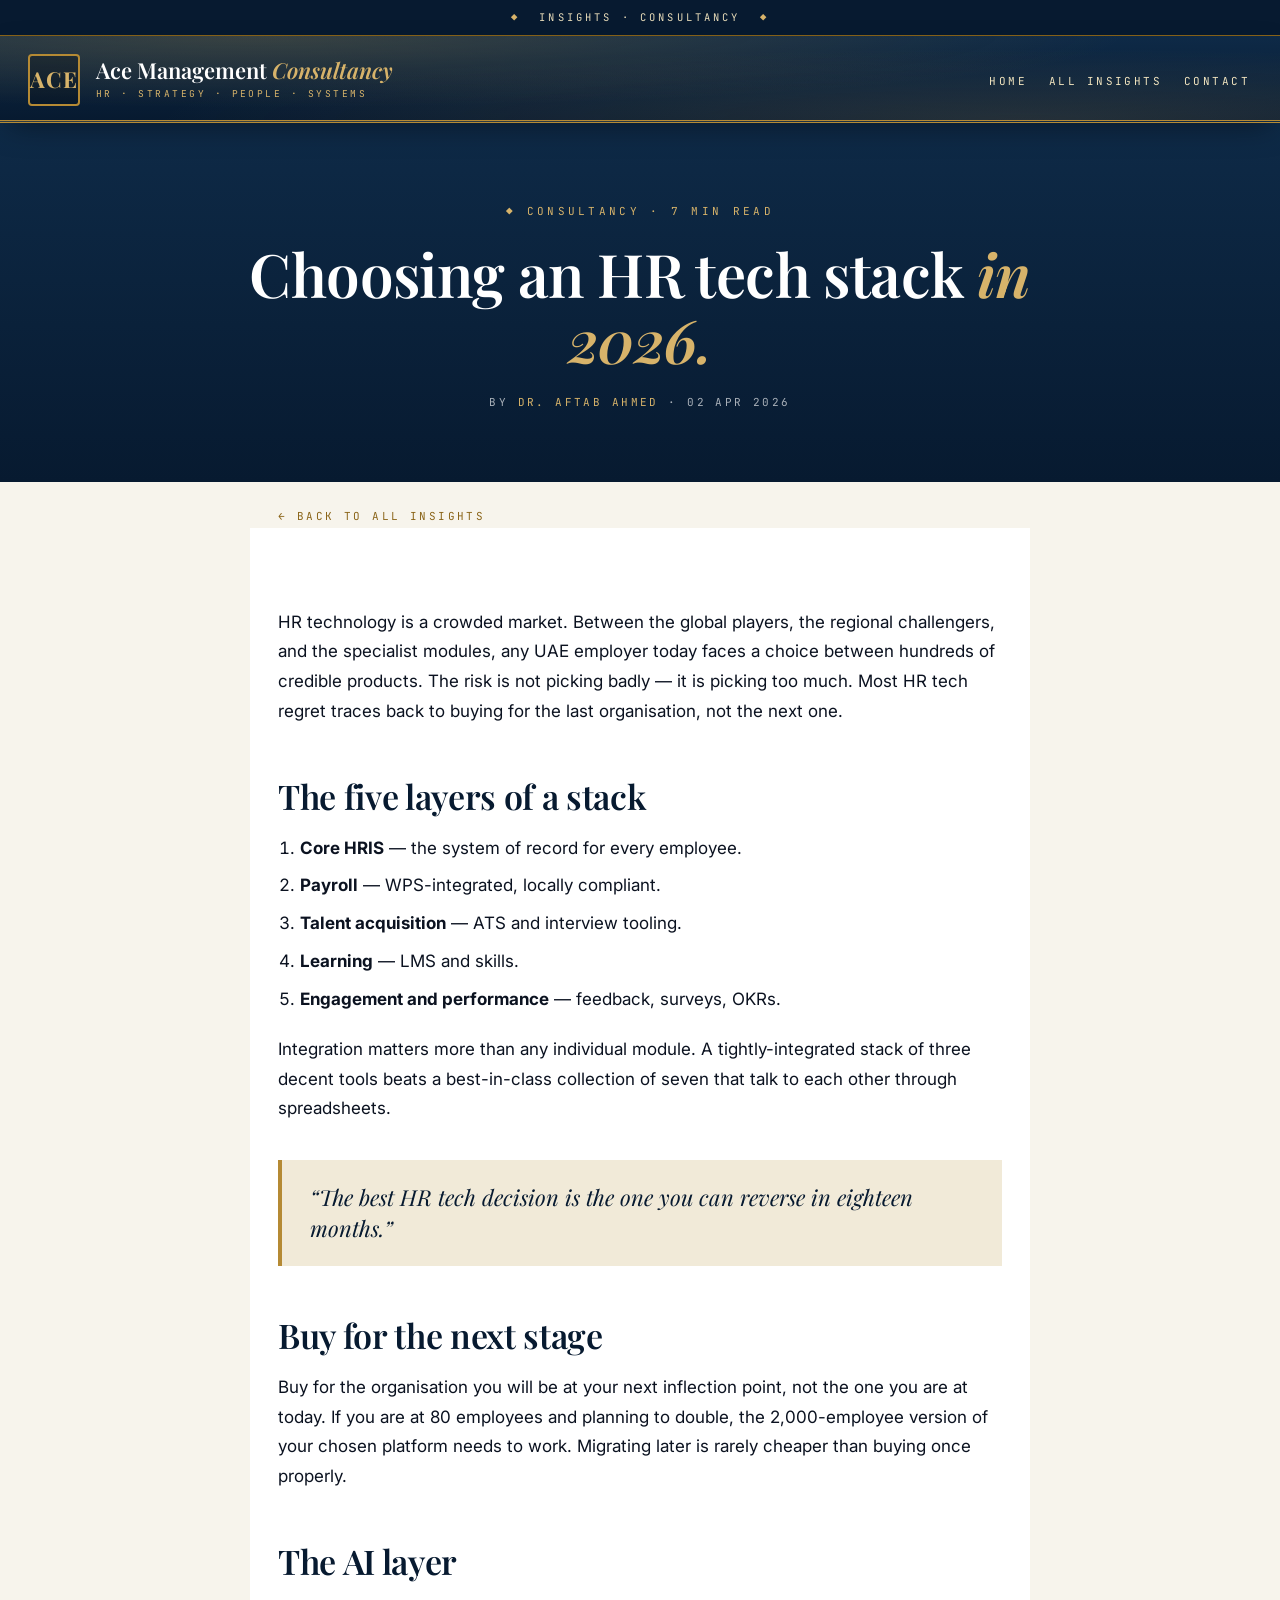
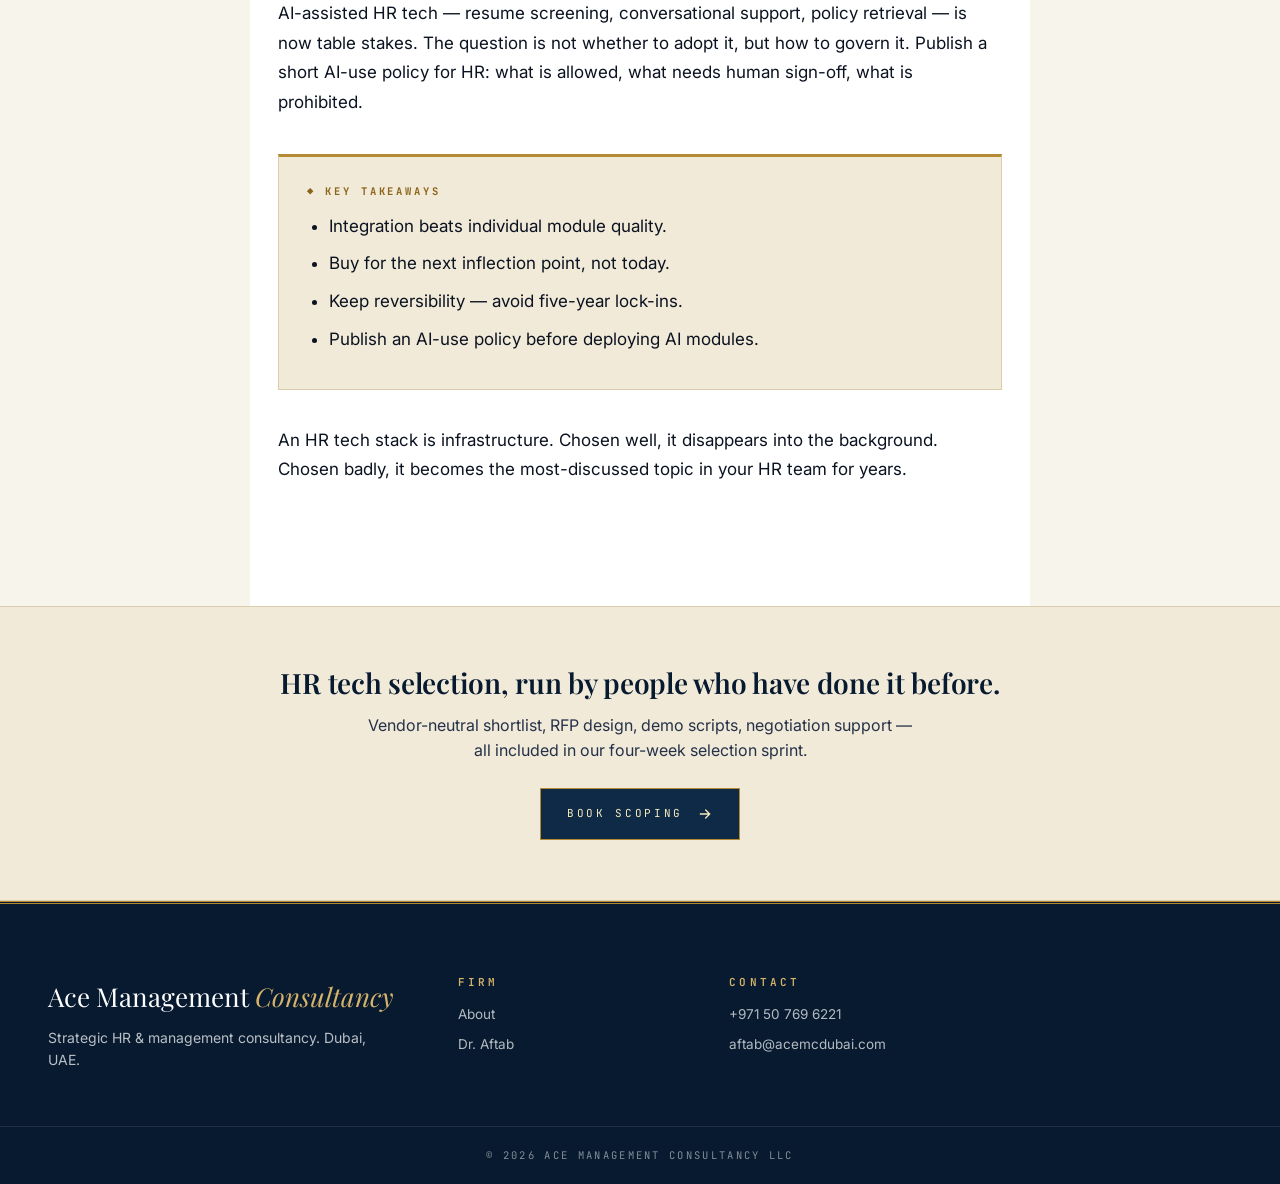
<file: blogs/hr-tech-stack.html>
<!doctype html>
<html lang="en"><head>
<meta charset="utf-8"><meta name="viewport" content="width=device-width,initial-scale=1">
<title>Choosing an HR tech stack in 2026 — ACE MC</title>
<meta name="description" content="HRIS, payroll, ATS, LMS, engagement — how to buy an HR tech stack for your next 1,000 employees, not your last 100.">
<link rel="preconnect" href="https://fonts.googleapis.com"><link rel="preconnect" href="https://fonts.gstatic.com" crossorigin>
<link href="https://fonts.googleapis.com/css2?family=Inter:wght@300;400;500;600;700;800&family=Playfair+Display:ital,wght@0,500;0,600;0,700;1,500&family=JetBrains+Mono:wght@400;600&display=swap" rel="stylesheet">
<link rel="stylesheet" href="../styles.css">
</head><body>
<div class="topbar"><span>◆</span> INSIGHTS · CONSULTANCY <span>◆</span></div>
<header class="nav"><div class="nav-inner"><a class="brand-lockup" href="../index.html"><div class="brand-mark">ACE</div><div class="brand-text"><div class="brand-name">Ace Management <em>Consultancy</em></div><div class="brand-sub">HR · Strategy · People · Systems</div></div></a><nav><ul><li><a href="../index.html">Home</a></li><li><a href="../blog.html">All Insights</a></li><li><a href="../index.html#contact">Contact</a></li></ul></nav></div></header>
<section class="article-hero"><div class="kicker">◆ Consultancy · 7 min read</div><h1>Choosing an HR tech stack <em>in 2026.</em></h1><div class="byline">By <em>Dr. Aftab Ahmed</em> · 02 Apr 2026</div></section>
<div class="article-back"><a href="../blog.html">← Back to all insights</a></div>
<article class="article-body">
<p>HR technology is a crowded market. Between the global players, the regional challengers, and the specialist modules, any UAE employer today faces a choice between hundreds of credible products. The risk is not picking badly — it is picking too much. Most HR tech regret traces back to buying for the last organisation, not the next one.</p>
<h2>The five layers of a stack</h2>
<ol>
<li><strong>Core HRIS</strong> — the system of record for every employee.</li>
<li><strong>Payroll</strong> — WPS-integrated, locally compliant.</li>
<li><strong>Talent acquisition</strong> — ATS and interview tooling.</li>
<li><strong>Learning</strong> — LMS and skills.</li>
<li><strong>Engagement and performance</strong> — feedback, surveys, OKRs.</li>
</ol>
<p>Integration matters more than any individual module. A tightly-integrated stack of three decent tools beats a best-in-class collection of seven that talk to each other through spreadsheets.</p>
<blockquote>“The best HR tech decision is the one you can reverse in eighteen months.”</blockquote>
<h2>Buy for the next stage</h2>
<p>Buy for the organisation you will be at your next inflection point, not the one you are at today. If you are at 80 employees and planning to double, the 2,000-employee version of your chosen platform needs to work. Migrating later is rarely cheaper than buying once properly.</p>
<h2>The AI layer</h2>
<p>AI-assisted HR tech — resume screening, conversational support, policy retrieval — is now table stakes. The question is not whether to adopt it, but how to govern it. Publish a short AI-use policy for HR: what is allowed, what needs human sign-off, what is prohibited.</p>
<div class="callout"><strong>◆ Key Takeaways</strong><ul><li>Integration beats individual module quality.</li><li>Buy for the next inflection point, not today.</li><li>Keep reversibility — avoid five-year lock-ins.</li><li>Publish an AI-use policy before deploying AI modules.</li></ul></div>
<p>An HR tech stack is infrastructure. Chosen well, it disappears into the background. Chosen badly, it becomes the most-discussed topic in your HR team for years.</p>
</article>
<section class="article-cta"><h3>HR tech selection, run by people who have done it before.</h3><p>Vendor-neutral shortlist, RFP design, demo scripts, negotiation support — all included in our four-week selection sprint.</p><a class="btn-primary" href="../index.html#contact">Book scoping <svg viewBox="0 0 24 24"><path d="M5 12h14m-6-6 6 6-6 6" stroke="currentColor" stroke-width="2" fill="none" stroke-linecap="round"/></svg></a></section>
<footer class="footer"><div class="container footer-inner"><div class="f-brand"><div class="brand-name">Ace Management <em>Consultancy</em></div><p>Strategic HR &amp; management consultancy. Dubai, UAE.</p></div><div><h5>Firm</h5><ul><li><a href="../index.html#about">About</a></li><li><a href="../index.html#leadership">Dr. Aftab</a></li></ul></div><div><h5>Contact</h5><ul><li><a href="tel:+971507696221">+971 50 769 6221</a></li><li><a href="mailto:aftab@acemcdubai.com">aftab@acemcdubai.com</a></li></ul></div></div><div class="f-bar">© 2026 Ace Management Consultancy LLC</div></footer>
</body></html>
</file>
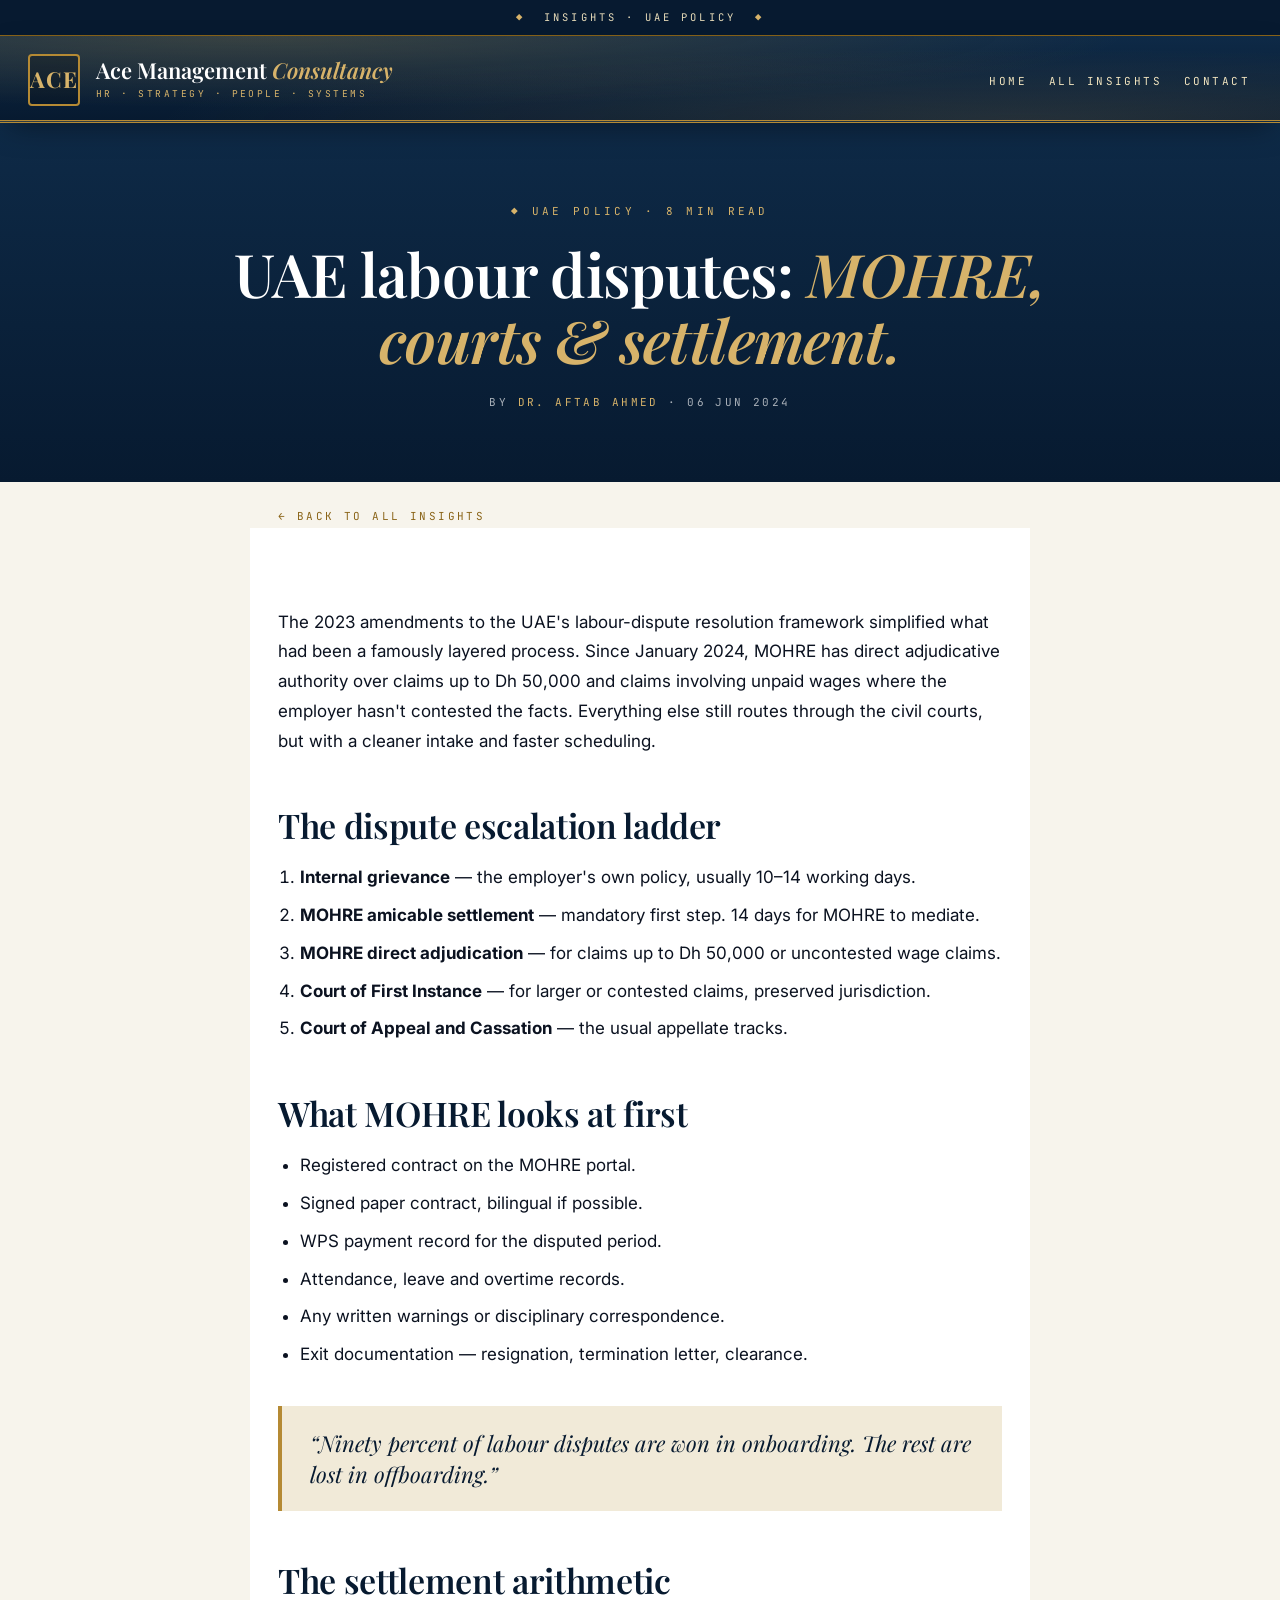
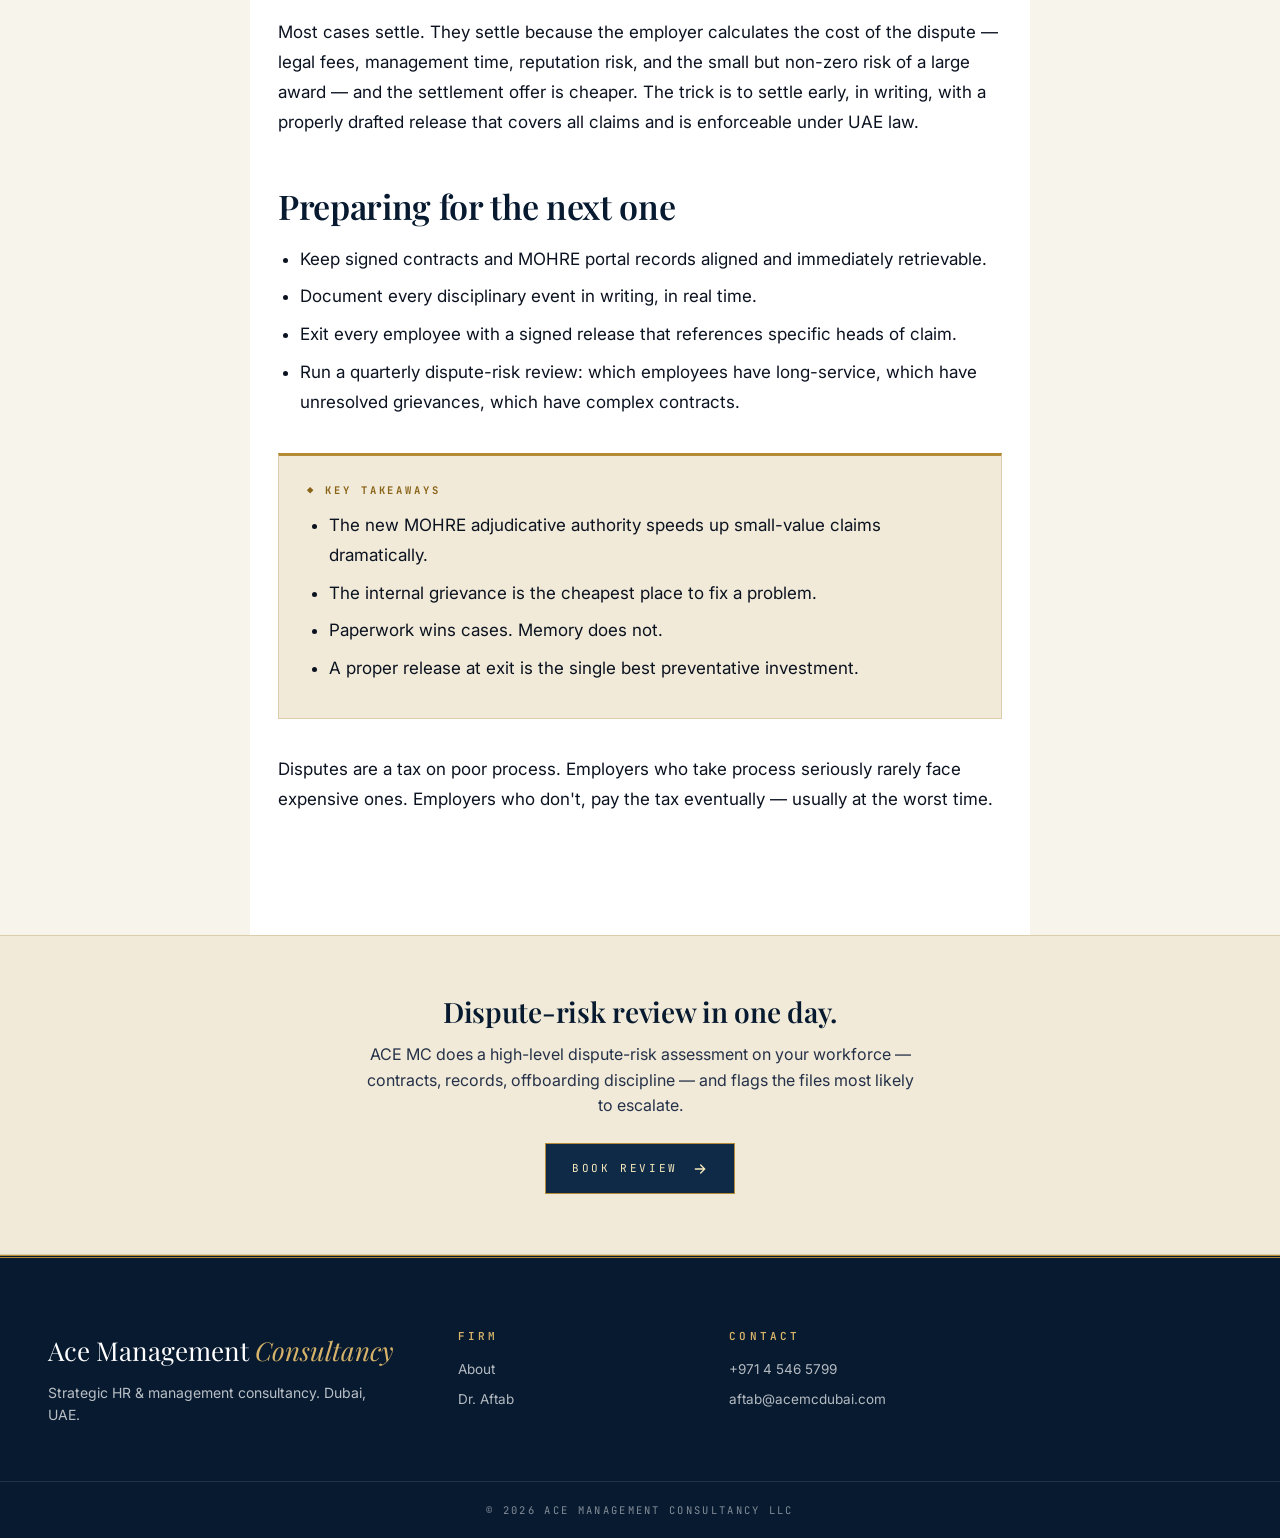
<file: blogs/labour-disputes.html>
<!doctype html>
<html lang="en"><head>
<meta charset="utf-8"><meta name="viewport" content="width=device-width,initial-scale=1">
<title>UAE labour disputes: MOHRE, courts &amp; settlement — ACE MC</title>
<meta name="description" content="The 2024–2025 UAE labour-dispute resolution track — what changed, what works, and how to prepare your file.">
<link rel="preconnect" href="https://fonts.googleapis.com"><link rel="preconnect" href="https://fonts.gstatic.com" crossorigin>
<link href="https://fonts.googleapis.com/css2?family=Inter:wght@300;400;500;600;700;800&family=Playfair+Display:ital,wght@0,500;0,600;0,700;1,500&family=JetBrains+Mono:wght@400;600&display=swap" rel="stylesheet">
<link rel="stylesheet" href="../styles.css">
</head><body>
<div class="topbar"><span>◆</span> INSIGHTS · UAE POLICY <span>◆</span></div>
<header class="nav"><div class="nav-inner"><a class="brand-lockup" href="../index.html"><div class="brand-mark">ACE</div><div class="brand-text"><div class="brand-name">Ace Management <em>Consultancy</em></div><div class="brand-sub">HR · Strategy · People · Systems</div></div></a><nav><ul><li><a href="../index.html">Home</a></li><li><a href="../blog.html">All Insights</a></li><li><a href="../index.html#contact">Contact</a></li></ul></nav></div></header>
<section class="article-hero"><div class="kicker">◆ UAE Policy · 8 min read</div><h1>UAE labour disputes: <em>MOHRE, courts &amp; settlement.</em></h1><div class="byline">By <em>Dr. Aftab Ahmed</em> · 06 Jun 2024</div></section>
<div class="article-back"><a href="../blog.html">← Back to all insights</a></div>

<article class="article-body">
<p>The 2023 amendments to the UAE's labour-dispute resolution framework simplified what had been a famously layered process. Since January 2024, MOHRE has direct adjudicative authority over claims up to Dh 50,000 and claims involving unpaid wages where the employer hasn't contested the facts. Everything else still routes through the civil courts, but with a cleaner intake and faster scheduling.</p>

<h2>The dispute escalation ladder</h2>
<ol>
<li><strong>Internal grievance</strong> — the employer's own policy, usually 10–14 working days.</li>
<li><strong>MOHRE amicable settlement</strong> — mandatory first step. 14 days for MOHRE to mediate.</li>
<li><strong>MOHRE direct adjudication</strong> — for claims up to Dh 50,000 or uncontested wage claims.</li>
<li><strong>Court of First Instance</strong> — for larger or contested claims, preserved jurisdiction.</li>
<li><strong>Court of Appeal and Cassation</strong> — the usual appellate tracks.</li>
</ol>

<h2>What MOHRE looks at first</h2>
<ul>
<li>Registered contract on the MOHRE portal.</li>
<li>Signed paper contract, bilingual if possible.</li>
<li>WPS payment record for the disputed period.</li>
<li>Attendance, leave and overtime records.</li>
<li>Any written warnings or disciplinary correspondence.</li>
<li>Exit documentation — resignation, termination letter, clearance.</li>
</ul>

<blockquote>“Ninety percent of labour disputes are won in onboarding. The rest are lost in offboarding.”</blockquote>

<h2>The settlement arithmetic</h2>
<p>Most cases settle. They settle because the employer calculates the cost of the dispute — legal fees, management time, reputation risk, and the small but non-zero risk of a large award — and the settlement offer is cheaper. The trick is to settle early, in writing, with a properly drafted release that covers all claims and is enforceable under UAE law.</p>

<h2>Preparing for the next one</h2>
<ul>
<li>Keep signed contracts and MOHRE portal records aligned and immediately retrievable.</li>
<li>Document every disciplinary event in writing, in real time.</li>
<li>Exit every employee with a signed release that references specific heads of claim.</li>
<li>Run a quarterly dispute-risk review: which employees have long-service, which have unresolved grievances, which have complex contracts.</li>
</ul>

<div class="callout"><strong>◆ Key Takeaways</strong><ul>
<li>The new MOHRE adjudicative authority speeds up small-value claims dramatically.</li>
<li>The internal grievance is the cheapest place to fix a problem.</li>
<li>Paperwork wins cases. Memory does not.</li>
<li>A proper release at exit is the single best preventative investment.</li>
</ul></div>

<p>Disputes are a tax on poor process. Employers who take process seriously rarely face expensive ones. Employers who don't, pay the tax eventually — usually at the worst time.</p>
</article>

<section class="article-cta"><h3>Dispute-risk review in one day.</h3><p>ACE MC does a high-level dispute-risk assessment on your workforce — contracts, records, offboarding discipline — and flags the files most likely to escalate.</p><a class="btn-primary" href="../index.html#contact">Book review <svg viewBox="0 0 24 24"><path d="M5 12h14m-6-6 6 6-6 6" stroke="currentColor" stroke-width="2" fill="none" stroke-linecap="round"/></svg></a></section>

<footer class="footer"><div class="container footer-inner"><div class="f-brand"><div class="brand-name">Ace Management <em>Consultancy</em></div><p>Strategic HR &amp; management consultancy. Dubai, UAE.</p></div><div><h5>Firm</h5><ul><li><a href="../index.html#about">About</a></li><li><a href="../index.html#leadership">Dr. Aftab</a></li></ul></div><div><h5>Contact</h5><ul><li><a href="tel:+97145465799">+971 4 546 5799</a></li><li><a href="mailto:aftab@acemcdubai.com">aftab@acemcdubai.com</a></li></ul></div></div><div class="f-bar">© 2026 Ace Management Consultancy LLC</div></footer>
</body></html>
</file>
<file: styles.css>
/* ===== ACE MC 2026 · Modern Editorial Consultancy ===== */
:root{
  --ink:#0b1220;
  --ink-soft:#253149;
  --bg:#f7f4ec;
  --paper:#ffffff;
  --cream:#f1ead8;
  --navy:#0e2a47;
  --navy-deep:#071a30;
  --gold:#b58a34;
  --gold-light:#d7b36a;
  --gold-deep:#8a6418;
  --rule:#d9cdab;
  --line:rgba(11,18,32,.1);
  --shadow-sm:0 8px 24px -14px rgba(9,15,30,.25);
  --shadow:0 28px 60px -30px rgba(9,15,30,.35);
}
*{box-sizing:border-box}
html{scroll-behavior:smooth}
body{margin:0;background:var(--bg);color:var(--ink);font-family:'Inter',system-ui,sans-serif;line-height:1.6;-webkit-font-smoothing:antialiased}
img{max-width:100%;display:block}
a{color:inherit;text-decoration:none}
em{font-family:'Playfair Display',Georgia,serif;font-style:italic;color:var(--gold-deep)}
h1,h2,h3,h4,h5{font-family:'Playfair Display',Georgia,serif;font-weight:600;line-height:1.15;margin:0 0 .5em;color:var(--navy-deep);letter-spacing:-.01em}
p{margin:0 0 1em}
.container{max-width:1240px;margin:0 auto;padding:0 28px}
.section{padding:110px 0}
@media (max-width:760px){.section{padding:72px 0}}

.section-eyebrow{font-family:'JetBrains Mono',monospace;font-size:11px;letter-spacing:.32em;text-transform:uppercase;color:var(--gold-deep);margin-bottom:18px}
.section-eyebrow.light{color:var(--gold-light)}
.section-title{font-size:clamp(36px,5vw,62px);margin-bottom:20px}
.section-title.light{color:#fff}
.section-lede{font-size:18px;color:var(--ink-soft);max-width:680px}
.section-lede.light{color:rgba(255,255,255,.78)}
.section-head{max-width:840px;margin-bottom:60px}

/* Top ribbon */
.topbar{background:var(--navy-deep);color:#e8dcb9;font-family:'JetBrains Mono',monospace;font-size:10.5px;letter-spacing:.3em;text-transform:uppercase;padding:9px 24px;text-align:center;border-bottom:1px solid var(--gold-deep)}
.topbar span{color:var(--gold-light);margin:0 10px}

/* Navigation */
header.nav{
  background:
    radial-gradient(ellipse at 20% 0%, rgba(181,138,52,.25), transparent 60%),
    radial-gradient(ellipse at 80% 100%, rgba(215,179,106,.14), transparent 60%),
    linear-gradient(180deg,#0e2a47 0%, #071a30 100%);
  color:#f1e4bf;padding:18px 28px 14px;position:sticky;top:0;z-index:60;
  border-bottom:3px double var(--gold);box-shadow:0 10px 30px -10px rgba(0,0,0,.5);
}
.nav-inner{max-width:1240px;margin:0 auto;display:flex;align-items:center;justify-content:space-between;gap:24px;flex-wrap:wrap}
.brand-lockup{display:flex;align-items:center;gap:16px;color:#fff}
.brand-mark{width:52px;height:52px;border:2px solid var(--gold);display:grid;place-items:center;font-family:'Playfair Display',serif;font-size:22px;font-weight:700;color:var(--gold-light);letter-spacing:.04em;background:rgba(0,0,0,.2);border-radius:4px}
.brand-text .brand-name{font-family:'Playfair Display',serif;color:#fff;font-size:22px;font-weight:600;line-height:1.05;margin:0}
.brand-text .brand-name em{color:var(--gold-light)}
.brand-text .brand-sub{font-family:'JetBrains Mono',monospace;font-size:9.5px;letter-spacing:.26em;text-transform:uppercase;color:var(--gold-light);margin-top:4px}
nav ul{list-style:none;display:flex;gap:18px;padding:0;margin:0;flex-wrap:wrap}
nav a{color:#f1e4bf;font-family:'JetBrains Mono',monospace;font-size:11px;letter-spacing:.22em;text-transform:uppercase;padding:4px 2px;transition:color .2s;border-bottom:1px solid transparent}
nav a:hover{color:#fff;border-bottom-color:var(--gold-light)}
@media (max-width:860px){nav ul{gap:10px}nav a{font-size:10px;letter-spacing:.18em}}

/* Floating Panel */
.floating-panel{position:fixed;right:0;top:55%;transform:translateY(-50%);z-index:80;display:flex;align-items:center}
.fp-toggle{background:var(--navy);color:var(--gold-light);border:none;border-radius:8px 0 0 8px;width:44px;height:120px;cursor:pointer;box-shadow:var(--shadow-sm);display:grid;place-items:center}
.fp-icon{font-size:20px;color:var(--gold-light);writing-mode:vertical-rl;letter-spacing:.3em;font-family:'JetBrains Mono',monospace}
.fp-body{background:var(--paper);border:1px solid var(--rule);width:0;overflow:hidden;padding:0;transition:all .4s cubic-bezier(.2,.8,.2,1);box-shadow:var(--shadow)}
.floating-panel.open .fp-body{width:280px;padding:22px 22px 18px}
.fp-title{font-family:'JetBrains Mono',monospace;font-size:10.5px;letter-spacing:.3em;text-transform:uppercase;color:var(--gold-deep);margin-bottom:14px;padding-bottom:10px;border-bottom:1px solid var(--rule)}
.fp-link{display:block;padding:10px 12px;margin-bottom:6px;background:var(--cream);border-left:3px solid var(--gold);font-size:13px;font-weight:500;color:var(--navy-deep);transition:all .2s}
.fp-link:hover{background:var(--navy);color:#fff;transform:translateX(-4px)}
.fp-stats{display:grid;grid-template-columns:repeat(3,1fr);gap:10px;margin-top:14px;padding-top:14px;border-top:1px solid var(--rule)}
.fp-stats div{text-align:center}
.fp-stats strong{display:block;font-family:'Playfair Display',serif;font-size:22px;color:var(--navy-deep)}
.fp-stats span{font-family:'JetBrains Mono',monospace;font-size:9px;letter-spacing:.15em;text-transform:uppercase;color:var(--ink-soft)}
@media (max-width:760px){.floating-panel{top:auto;bottom:14px;right:14px;transform:none}.fp-toggle{border-radius:50%;width:56px;height:56px}.fp-icon{writing-mode:initial;font-size:22px}.floating-panel.open .fp-body{width:260px;margin-bottom:8px}}

/* Hero */
.hero{position:relative;padding:90px 28px 100px;background:linear-gradient(180deg,#fbf8f0 0%,#f1ead8 100%);overflow:hidden}
.hero::before{content:"";position:absolute;width:520px;height:520px;border:1px solid var(--rule);border-radius:50%;top:-240px;left:-240px;opacity:.35}
.hero::after{content:"";position:absolute;width:520px;height:520px;border:1px solid var(--rule);border-radius:50%;bottom:-240px;right:-240px;opacity:.35}
.hero-shapes{position:absolute;inset:0;background:radial-gradient(ellipse at 20% 20%,rgba(181,138,52,.15),transparent 55%);pointer-events:none}
.hero-inner{max-width:1240px;margin:0 auto;display:grid;grid-template-columns:1.1fr 1fr;gap:80px;align-items:center;position:relative;z-index:2}
@media (max-width:900px){.hero-inner{grid-template-columns:1fr;gap:50px}}
.hero-eyebrow{font-family:'JetBrains Mono',monospace;letter-spacing:.3em;text-transform:uppercase;color:var(--gold-deep);font-size:11px;margin-bottom:22px}
.hero h1{font-size:clamp(44px,6.5vw,82px);line-height:1;margin:0 0 26px;color:var(--navy-deep)}
.hero-lede{font-size:18px;color:var(--ink-soft);max-width:560px;margin-bottom:34px}
.hero-cta-row{display:flex;gap:14px;flex-wrap:wrap;margin-bottom:40px}
.btn-primary{display:inline-flex;align-items:center;gap:14px;background:var(--navy);color:#f8e9bc;padding:16px 26px;font-family:'JetBrains Mono',monospace;font-size:11px;letter-spacing:.24em;text-transform:uppercase;border:1px solid var(--gold);transition:all .25s ease;cursor:pointer}
.btn-primary.light{background:var(--gold);color:#fff;border-color:#fff}
.btn-primary:hover{background:var(--gold);color:#fff}
.btn-primary svg{width:16px;height:16px;fill:currentColor;transition:transform .25s}
.btn-primary:hover svg{transform:translateX(6px)}
.btn-ghost{display:inline-flex;align-items:center;gap:10px;background:transparent;color:var(--navy-deep);padding:15px 22px;font-family:'JetBrains Mono',monospace;font-size:11px;letter-spacing:.24em;text-transform:uppercase;border:1px solid var(--navy-deep);transition:all .2s}
.btn-ghost:hover{background:var(--navy);color:#fff}
.hero-trust{display:flex;gap:22px;flex-wrap:wrap;font-family:'JetBrains Mono',monospace;font-size:10.5px;letter-spacing:.18em;text-transform:uppercase;color:var(--gold-deep)}
.hero-trust span{opacity:.85}

.hero-visual{position:relative}
.hero-card{position:relative;aspect-ratio:4/5;border:1px solid var(--rule);overflow:hidden;box-shadow:var(--shadow)}
.hero-card-img{position:absolute;inset:0;background-size:cover;background-position:center;filter:saturate(.9) contrast(1.05)}
.hero-card-overlay{position:absolute;inset:0;display:flex;flex-direction:column;justify-content:space-between;padding:28px;background:linear-gradient(180deg,rgba(7,26,48,.1) 0%,rgba(7,26,48,.7) 100%);color:#fff}
.hcko-row{display:flex;gap:14px;font-family:'JetBrains Mono',monospace;font-size:10px;letter-spacing:.3em;text-transform:uppercase;color:var(--gold-light)}
.hcko-big{font-family:'Playfair Display',serif;font-size:clamp(34px,4.5vw,54px);line-height:1;color:#fff}
.hcko-big em{color:var(--gold-light)}
.hero-badge{position:absolute;top:-26px;right:-26px;width:128px;height:128px;background:var(--navy);color:#f8e9bc;border:3px double var(--gold);display:grid;place-items:center;border-radius:50%;text-align:center;box-shadow:var(--shadow)}
.hb-num{font-family:'Playfair Display',serif;font-size:48px;line-height:1;color:var(--gold-light)}
.hb-label{font-family:'JetBrains Mono',monospace;font-size:9px;letter-spacing:.22em;text-transform:uppercase;margin-top:2px}
@media (max-width:900px){.hero-badge{right:10px;top:10px;width:98px;height:98px}.hb-num{font-size:36px}}

/* Stats strip */
.stats{background:var(--navy-deep);color:#fff;padding:54px 28px;border-top:1px solid var(--gold);border-bottom:1px solid var(--gold)}
.stats-inner{max-width:1240px;margin:0 auto;display:grid;grid-template-columns:repeat(4,1fr);gap:28px;text-align:center}
@media (max-width:700px){.stats-inner{grid-template-columns:repeat(2,1fr)}}
.stat strong{display:block;font-family:'Playfair Display',serif;font-size:clamp(40px,5vw,64px);color:var(--gold-light);line-height:1}
.stat span{font-family:'JetBrains Mono',monospace;font-size:10.5px;letter-spacing:.28em;text-transform:uppercase;color:rgba(255,255,255,.7);margin-top:8px;display:block}

/* Two-col layout */
.two-col{display:grid;grid-template-columns:1.1fr 1fr;gap:80px;align-items:center}
.two-col.reverse{grid-template-columns:1fr 1.1fr}
@media (max-width:900px){.two-col,.two-col.reverse{grid-template-columns:1fr;gap:50px}}
.tick-list{list-style:none;padding:0;margin:30px 0 0}
.tick-list li{padding:10px 0 10px 28px;position:relative;border-top:1px solid var(--line);font-size:15.5px}
.tick-list li::before{content:"◆";position:absolute;left:0;top:10px;color:var(--gold);font-size:11px}
.about-card{position:relative}
.ac-img{aspect-ratio:5/6;background-size:cover;background-position:center;border:1px solid var(--rule);box-shadow:var(--shadow)}
.ac-caption{padding:22px 6px 0;text-align:center}
.ac-caption em{font-size:20px;color:var(--navy-deep)}
.ac-caption span{display:block;margin-top:8px;font-family:'JetBrains Mono',monospace;font-size:10.5px;letter-spacing:.24em;text-transform:uppercase;color:var(--gold-deep)}

/* Services */
.services{background:var(--paper)}
.service-grid{display:grid;grid-template-columns:repeat(4,1fr);gap:0;border-top:1px solid var(--line);border-left:1px solid var(--line)}
@media (max-width:1100px){.service-grid{grid-template-columns:repeat(2,1fr)}}
@media (max-width:600px){.service-grid{grid-template-columns:1fr}}
.sv-card{padding:36px 28px;border-right:1px solid var(--line);border-bottom:1px solid var(--line);position:relative;transition:all .3s;display:block;color:var(--ink)}
.sv-card:hover{background:var(--navy-deep);color:#fff}
.sv-card:hover h3,.sv-card:hover .sv-num{color:var(--gold-light)}
.sv-card:hover p{color:rgba(255,255,255,.78)}
.sv-num{font-family:'JetBrains Mono',monospace;font-size:11px;letter-spacing:.3em;color:var(--gold-deep);margin-bottom:18px}
.sv-card h3{font-size:22px;margin-bottom:12px;color:var(--navy-deep)}
.sv-card p{font-size:14px;color:var(--ink-soft);margin:0}
.sv-arrow{position:absolute;bottom:28px;right:28px;font-size:20px;color:var(--gold);transition:transform .3s}
.sv-card:hover .sv-arrow{transform:translate(6px,-6px);color:var(--gold-light)}

/* Leadership */
.leadership{background:linear-gradient(180deg,var(--bg) 0%,var(--cream) 100%)}
.leader-portrait{position:relative}
.lp-frame{position:relative;padding:14px;background:var(--paper);border:1px solid var(--rule);box-shadow:var(--shadow)}
.lp-frame::before{content:"";position:absolute;inset:4px;border:1px solid var(--gold);pointer-events:none}
.lp-frame img{aspect-ratio:4/5;object-fit:cover;width:100%;filter:saturate(.95)}
.lp-cap{text-align:center;margin-top:22px}
.lp-cap em{font-size:26px;color:var(--navy-deep);display:block}
.lp-cap span{display:block;margin-top:4px;font-family:'JetBrains Mono',monospace;font-size:10.5px;letter-spacing:.26em;text-transform:uppercase;color:var(--gold-deep)}
.lead-title{font-family:'JetBrains Mono',monospace;font-size:12px;letter-spacing:.22em;text-transform:uppercase;color:var(--gold-deep);margin-bottom:22px}
.cred-grid{display:grid;grid-template-columns:repeat(4,1fr);gap:14px;margin:30px 0}
@media (max-width:700px){.cred-grid{grid-template-columns:repeat(2,1fr)}}
.cred{background:var(--paper);padding:18px 14px;border:1px solid var(--line);text-align:center}
.cred strong{font-family:'Playfair Display',serif;font-size:22px;color:var(--navy-deep);display:block}
.cred span{font-family:'JetBrains Mono',monospace;font-size:9.5px;letter-spacing:.18em;text-transform:uppercase;color:var(--ink-soft);margin-top:4px;display:block}
.lead-links{display:flex;gap:12px;flex-wrap:wrap;margin-top:22px}

/* Photo strip */
.photos-strip{background:var(--paper)}
.photo-grid{display:grid;grid-template-columns:repeat(3,1fr);gap:14px}
@media (max-width:900px){.photo-grid{grid-template-columns:repeat(2,1fr)}}
@media (max-width:500px){.photo-grid{grid-template-columns:1fr}}
.pg-item{aspect-ratio:4/3;background-size:cover;background-position:center;position:relative;overflow:hidden;border:1px solid var(--line)}
.pg-item::after{content:"";position:absolute;inset:0;background:linear-gradient(180deg,transparent 50%,rgba(7,26,48,.75) 100%)}
.pg-item span{position:absolute;bottom:18px;left:20px;right:20px;z-index:2;color:#fff;font-family:'JetBrains Mono',monospace;font-size:11px;letter-spacing:.15em;text-transform:uppercase}

/* Awards */
.awards{background:var(--cream)}
.award-grid{display:grid;grid-template-columns:repeat(4,1fr);gap:22px}
@media (max-width:1000px){.award-grid{grid-template-columns:repeat(2,1fr)}}
@media (max-width:560px){.award-grid{grid-template-columns:1fr}}
.aw-card{background:var(--paper);padding:28px 22px;border:1px solid var(--rule);position:relative;transition:all .3s;box-shadow:var(--shadow-sm)}
.aw-card:hover{transform:translateY(-6px);box-shadow:var(--shadow)}
.aw-seal{position:absolute;top:-14px;right:-14px;width:44px;height:44px;background:var(--gold);color:#fff;border-radius:50%;display:grid;place-items:center;font-size:20px;box-shadow:var(--shadow-sm)}
.aw-year{font-family:'JetBrains Mono',monospace;font-size:11px;letter-spacing:.26em;color:var(--gold-deep);margin-bottom:12px}
.aw-card h4{font-size:18px;line-height:1.3;margin:0 0 10px;color:var(--navy-deep)}
.aw-card p{font-size:13px;color:var(--ink-soft);margin:0}

/* Press */
.press{background:var(--paper)}
.press-grid{display:grid;grid-template-columns:repeat(3,1fr);gap:24px}
@media (max-width:900px){.press-grid{grid-template-columns:repeat(2,1fr)}}
@media (max-width:600px){.press-grid{grid-template-columns:1fr}}
.pr-card{background:#fcf9f0;padding:28px 24px;border-top:3px solid var(--gold);border-left:1px solid var(--line);border-right:1px solid var(--line);border-bottom:1px solid var(--line)}
.pr-masthead{font-family:'Playfair Display',serif;font-size:14px;font-style:italic;color:var(--gold-deep);letter-spacing:.02em;margin-bottom:10px;padding-bottom:8px;border-bottom:1px dashed var(--rule)}
.pr-card h4{font-size:19px;line-height:1.35;margin:6px 0 10px;color:var(--navy-deep)}
.pr-card p{font-size:14px;color:var(--ink-soft);margin:0 0 14px}
.pr-date{font-family:'JetBrains Mono',monospace;font-size:10.5px;letter-spacing:.22em;text-transform:uppercase;color:var(--gold-deep)}

/* Feeds */
.feeds{background:linear-gradient(180deg,var(--cream) 0%,var(--bg) 100%)}
.feed-tabs{display:flex;gap:10px;margin-bottom:34px;flex-wrap:wrap}
.ft-tab{background:var(--paper);border:1px solid var(--rule);padding:13px 22px;font-family:'JetBrains Mono',monospace;font-size:11px;letter-spacing:.2em;text-transform:uppercase;cursor:pointer;color:var(--ink-soft);transition:all .2s}
.ft-tab.active{background:var(--navy);color:var(--gold-light);border-color:var(--navy)}
.feed-pane{display:none}
.feed-pane.active{display:block}
.li-grid{display:grid;grid-template-columns:repeat(2,1fr);gap:22px}
@media (max-width:800px){.li-grid{grid-template-columns:1fr}}
.li-card{background:var(--paper);padding:22px;border:1px solid var(--line);box-shadow:var(--shadow-sm)}
.li-card header{display:flex;align-items:center;gap:14px;margin-bottom:14px}
.li-avatar{width:46px;height:46px;background:var(--navy);color:var(--gold-light);font-family:'Playfair Display',serif;font-weight:700;display:grid;place-items:center;border-radius:50%;font-size:16px;border:2px solid var(--gold)}
.li-card header strong{display:block;color:var(--navy-deep);font-size:14px;font-family:'Inter',sans-serif;font-weight:600}
.li-card header span{font-size:11.5px;color:var(--ink-soft)}
.li-card p{font-size:14.5px;color:var(--ink);margin:0 0 12px}
.li-media{aspect-ratio:16/9;background-size:cover;background-position:center;margin-bottom:12px;border:1px solid var(--line)}
.li-card footer{display:flex;gap:18px;padding-top:12px;border-top:1px solid var(--line);font-family:'JetBrains Mono',monospace;font-size:11px;color:var(--ink-soft)}
.ig-grid{display:grid;grid-template-columns:repeat(5,1fr);gap:8px}
@media (max-width:900px){.ig-grid{grid-template-columns:repeat(3,1fr)}}
@media (max-width:500px){.ig-grid{grid-template-columns:repeat(2,1fr)}}
.ig-tile{aspect-ratio:1/1;background-size:cover;background-position:center;position:relative;overflow:hidden;cursor:pointer;transition:all .3s;display:block}
.ig-tile::after{content:"";position:absolute;inset:0;background:linear-gradient(180deg,transparent 55%,rgba(7,26,48,.82) 100%);opacity:0;transition:opacity .3s}
.ig-tile:hover::after{opacity:1}
.ig-tile:hover{transform:scale(1.02)}
.ig-cap{position:absolute;bottom:14px;left:14px;right:14px;z-index:2;color:#fff;font-family:'JetBrains Mono',monospace;font-size:10.5px;letter-spacing:.12em;text-transform:uppercase;opacity:0;transition:opacity .3s}
.ig-tile:hover .ig-cap{opacity:1}

/* Blog preview */
.blog-preview{background:var(--paper)}
.bp-grid{display:grid;grid-template-columns:repeat(3,1fr);gap:24px}
@media (max-width:900px){.bp-grid{grid-template-columns:repeat(2,1fr)}}
@media (max-width:600px){.bp-grid{grid-template-columns:1fr}}
.bp-card{background:var(--cream);padding:30px 26px;border:1px solid var(--rule);transition:all .3s;display:block;color:var(--ink)}
.bp-card:hover{background:var(--navy-deep);color:#fff}
.bp-card:hover h3,.bp-card:hover .bp-kicker,.bp-card:hover .bp-more{color:var(--gold-light)}
.bp-card:hover p{color:rgba(255,255,255,.78)}
.bp-card.feat{grid-column:span 2;background:var(--navy-deep);color:#fff}
.bp-card.feat h3{color:#fff}
.bp-card.feat .bp-kicker,.bp-card.feat .bp-more{color:var(--gold-light)}
.bp-card.feat p{color:rgba(255,255,255,.78)}
@media (max-width:900px){.bp-card.feat{grid-column:span 2}}
@media (max-width:600px){.bp-card.feat{grid-column:span 1}}
.bp-kicker{font-family:'JetBrains Mono',monospace;font-size:10.5px;letter-spacing:.26em;text-transform:uppercase;color:var(--gold-deep);margin-bottom:14px;display:block}
.bp-card h3{font-size:22px;line-height:1.3;margin:0 0 12px;color:var(--navy-deep)}
.bp-card p{font-size:14.5px;color:var(--ink-soft);margin:0 0 16px}
.bp-more{font-family:'JetBrains Mono',monospace;font-size:11px;letter-spacing:.22em;text-transform:uppercase;color:var(--gold-deep)}

/* CTA */
.cta{background:linear-gradient(135deg,#0e2a47 0%,#071a30 100%);color:#fff;position:relative;overflow:hidden}
.cta::before{content:"";position:absolute;width:600px;height:600px;border:1px solid rgba(215,179,106,.18);border-radius:50%;top:-300px;right:-200px}
.cta-inner{display:grid;grid-template-columns:1fr 1fr;gap:60px;position:relative;z-index:2}
@media (max-width:900px){.cta-inner{grid-template-columns:1fr}}
.cta-contact{margin-top:30px;display:grid;gap:16px}
.cta-contact div{padding:14px 0;border-top:1px solid rgba(255,255,255,.12)}
.cta-contact strong{font-family:'JetBrains Mono',monospace;font-size:10.5px;letter-spacing:.26em;text-transform:uppercase;color:var(--gold-light);display:block;margin-bottom:4px}
.cta-contact a,.cta-contact span{color:#fff;font-size:15px}
.cta-form{background:rgba(255,255,255,.04);border:1px solid rgba(215,179,106,.25);padding:32px;display:grid;gap:14px;backdrop-filter:blur(8px)}
.cta-form label{display:block;font-family:'JetBrains Mono',monospace;font-size:10.5px;letter-spacing:.2em;text-transform:uppercase;color:var(--gold-light)}
.cta-form input,.cta-form select,.cta-form textarea{width:100%;margin-top:6px;padding:12px 14px;background:rgba(0,0,0,.2);border:1px solid rgba(215,179,106,.3);color:#fff;font-family:'Inter',sans-serif;font-size:14px;letter-spacing:0;text-transform:none}
.cta-form input:focus,.cta-form select:focus,.cta-form textarea:focus{outline:none;border-color:var(--gold-light);background:rgba(0,0,0,.35)}
.cta-form option{color:var(--ink)}

/* Footer */
.footer{background:var(--navy-deep);color:rgba(255,255,255,.72);padding:72px 0 0;border-top:3px double var(--gold)}
.footer-inner{display:grid;grid-template-columns:1.6fr 1fr 1fr 1fr;gap:40px;padding-bottom:40px}
@media (max-width:860px){.footer-inner{grid-template-columns:repeat(2,1fr)}}
.f-brand .brand-name{font-family:'Playfair Display',serif;font-size:26px;color:#fff;margin-bottom:10px}
.f-brand .brand-name em{color:var(--gold-light)}
.f-brand p{font-size:14px;max-width:320px}
.f-social{margin-top:18px;display:flex;gap:12px;flex-wrap:wrap}
.f-social a{background:rgba(255,255,255,.06);padding:8px 14px;font-family:'JetBrains Mono',monospace;font-size:10.5px;letter-spacing:.2em;text-transform:uppercase;color:var(--gold-light);border:1px solid rgba(215,179,106,.25)}
.f-social a:hover{background:var(--gold);color:#fff}
.footer h5{font-family:'JetBrains Mono',monospace;font-size:11px;letter-spacing:.28em;text-transform:uppercase;color:var(--gold-light);margin:0 0 16px}
.footer ul{list-style:none;padding:0;margin:0;display:grid;gap:8px}
.footer ul a,.footer ul li{color:rgba(255,255,255,.7);font-size:13.5px}
.footer ul a:hover{color:var(--gold-light)}
.f-bar{border-top:1px solid rgba(255,255,255,.1);padding:20px 28px;text-align:center;font-family:'JetBrains Mono',monospace;font-size:10.5px;letter-spacing:.22em;text-transform:uppercase;color:rgba(255,255,255,.5)}

/* ===== Article pages ===== */
.article-hero{background:linear-gradient(180deg,#0e2a47 0%,#071a30 100%);color:#fff;padding:80px 28px 70px;text-align:center}
.article-hero .kicker{font-family:'JetBrains Mono',monospace;font-size:11px;letter-spacing:.3em;text-transform:uppercase;color:var(--gold-light);margin-bottom:20px}
.article-hero h1{color:#fff;font-size:clamp(34px,5vw,60px);max-width:920px;margin:0 auto 22px;line-height:1.1}
.article-hero h1 em{color:var(--gold-light)}
.article-hero .byline{font-family:'JetBrains Mono',monospace;font-size:11px;letter-spacing:.22em;text-transform:uppercase;color:rgba(255,255,255,.65)}
.article-hero .byline em{color:var(--gold-light);font-style:normal;font-family:inherit}
.article-body{max-width:780px;margin:0 auto;padding:80px 28px 100px;background:var(--paper)}
.article-body p{font-size:17px;color:var(--ink);line-height:1.75;margin:0 0 1.2em}
.article-body h2{font-size:clamp(24px,3vw,34px);margin:50px 0 18px;color:var(--navy-deep)}
.article-body h3{font-size:20px;margin:32px 0 12px;color:var(--navy-deep)}
.article-body ul,.article-body ol{font-size:17px;line-height:1.75;color:var(--ink);padding-left:22px;margin:0 0 1.2em}
.article-body li{margin-bottom:8px}
.article-body blockquote{margin:36px 0;padding:22px 28px;border-left:4px solid var(--gold);background:var(--cream);font-family:'Playfair Display',serif;font-style:italic;font-size:22px;color:var(--navy-deep);line-height:1.4}
.article-body .callout{background:var(--cream);border:1px solid var(--rule);border-top:3px solid var(--gold);padding:26px 28px;margin:36px 0}
.article-body .callout strong{display:block;font-family:'JetBrains Mono',monospace;font-size:10.5px;letter-spacing:.28em;text-transform:uppercase;color:var(--gold-deep);margin-bottom:12px}
.article-body .callout ul{margin:0}
.article-cta{background:var(--cream);text-align:center;padding:60px 28px;border-top:1px solid var(--rule);border-bottom:1px solid var(--rule)}
.article-cta h3{font-size:28px;margin-bottom:14px}
.article-cta p{color:var(--ink-soft);max-width:560px;margin:0 auto 24px}
.article-back{max-width:780px;margin:0 auto;padding:20px 28px 0}
.article-back a{font-family:'JetBrains Mono',monospace;font-size:11px;letter-spacing:.22em;text-transform:uppercase;color:var(--gold-deep)}
.article-back a:hover{color:var(--navy)}

/* ===== Tata-Elxsi style Hero + Explore tile grid ===== */
.brand-logo{width:52px;height:52px;display:block}
.hero-tx{background:linear-gradient(180deg,#fbf8f0 0%,#f1ead8 100%);padding:100px 28px 90px;position:relative;overflow:hidden}
.hero-tx::before{content:"";position:absolute;width:620px;height:620px;border:1px solid var(--rule);border-radius:50%;top:-280px;left:-280px;opacity:.3}
.hero-tx::after{content:"";position:absolute;width:620px;height:620px;border:1px solid var(--rule);border-radius:50%;bottom:-280px;right:-280px;opacity:.3}
.hero-tx-grid{max-width:1240px;margin:0 auto;display:grid;grid-template-columns:1.2fr 1fr;gap:70px;align-items:center;position:relative;z-index:2}
@media (max-width:900px){.hero-tx-grid{grid-template-columns:1fr;gap:40px}}
.hero-tx-copy h1{font-size:clamp(44px,6.5vw,82px);line-height:1;margin:12px 0 26px;color:var(--navy-deep)}
.logo-stage{position:relative;aspect-ratio:1/1;display:grid;place-items:center;background:radial-gradient(ellipse at center,rgba(181,138,52,.18),transparent 60%);border:1px solid var(--rule);box-shadow:var(--shadow)}
.logo-stage img{width:70%;height:70%;animation:logoSpin 60s linear infinite}
@keyframes logoSpin{from{transform:rotate(0)}to{transform:rotate(360deg)}}

.explore{padding:90px 0;background:var(--paper)}
.tile-grid{display:grid;grid-template-columns:repeat(4,1fr);grid-auto-rows:220px;gap:14px}
@media (max-width:1100px){.tile-grid{grid-template-columns:repeat(2,1fr)}}
@media (max-width:560px){.tile-grid{grid-template-columns:1fr;grid-auto-rows:180px}}
.tile{position:relative;overflow:hidden;display:flex;flex-direction:column;justify-content:space-between;padding:24px;background-size:cover;background-position:center;color:#fff;border:1px solid var(--line);transition:transform .35s ease, box-shadow .35s ease}
.tile:hover{transform:translateY(-4px);box-shadow:var(--shadow)}
.tile-feat{grid-column:span 2;grid-row:span 2;min-height:454px}
@media (max-width:560px){.tile-feat{grid-column:span 1;grid-row:span 2}}
.tile-gold{background:linear-gradient(135deg,#d7b36a 0%,#b58a34 100%);color:#fff}
.tile-navy{background:linear-gradient(135deg,#0e2a47 0%,#071a30 100%);color:#fff}
.tile-kicker{font-family:'JetBrains Mono',monospace;font-size:10.5px;letter-spacing:.28em;text-transform:uppercase;opacity:.85}
.tile h3{font-family:'Playfair Display',serif;font-size:clamp(20px,2.2vw,28px);line-height:1.2;color:#fff;margin:0;max-width:92%}
.tile-feat h3{font-size:clamp(26px,3.4vw,42px)}
.tile-arrow{align-self:flex-end;font-size:28px;transition:transform .3s}
.tile:hover .tile-arrow{transform:translate(6px,-6px)}

/* ===== People (contact) cards ===== */
.people-cards{display:grid;grid-template-columns:repeat(2,1fr);gap:16px;margin:30px 0 8px}
@media (max-width:700px){.people-cards{grid-template-columns:1fr}}
.person{background:rgba(255,255,255,.05);border:1px solid rgba(215,179,106,.3);padding:22px;backdrop-filter:blur(6px)}
.person-head strong{display:block;color:#fff;font-family:'Playfair Display',serif;font-size:22px}
.person-head span{font-family:'JetBrains Mono',monospace;font-size:10.5px;letter-spacing:.22em;text-transform:uppercase;color:var(--gold-light);margin-top:4px;display:block}
.person-lines{margin-top:16px;display:grid;gap:8px}
.person-lines div{color:rgba(255,255,255,.85);font-size:14px}
.person-lines a{color:var(--gold-light);border-bottom:1px dashed rgba(215,179,106,.3);padding-bottom:1px}
.person-lines a:hover{color:#fff}

/* ===== Leader LinkedIn / WA quick links ===== */
.lp-links{display:flex;gap:12px;justify-content:center;margin-top:12px;flex-wrap:wrap}
.lp-links a{font-family:'JetBrains Mono',monospace;font-size:10.5px;letter-spacing:.2em;text-transform:uppercase;color:var(--gold-deep);padding:4px 8px;border:1px solid var(--rule)}
.lp-links a:hover{background:var(--navy);color:var(--gold-light);border-color:var(--navy)}

/* ===== Floating WhatsApp Button ===== */
.wa-float{position:fixed;bottom:22px;left:22px;z-index:90;display:flex;align-items:center;gap:12px;background:#25D366;color:#fff;padding:12px 18px 12px 14px;border-radius:50px;box-shadow:0 12px 30px -10px rgba(37,211,102,.5);transition:all .25s ease;text-decoration:none}
.wa-float:hover{transform:translateY(-3px);box-shadow:0 18px 36px -10px rgba(37,211,102,.6)}
.wa-float svg{width:28px;height:28px;flex-shrink:0}
.wa-label{font-family:'Inter',sans-serif;font-size:11.5px;line-height:1.2;color:#fff;font-weight:500}
.wa-label strong{font-family:'JetBrains Mono',monospace;font-size:12px;letter-spacing:.04em;font-weight:600}
@media (max-width:560px){.wa-float{padding:12px;border-radius:50%;width:56px;height:56px;justify-content:center}.wa-label{display:none}}

/* ===== Company Concepts grid ===== */
.concepts{background:var(--paper)}
.concept-grid{display:grid;grid-template-columns:repeat(3,1fr);gap:20px}
@media (max-width:900px){.concept-grid{grid-template-columns:repeat(2,1fr)}}
@media (max-width:560px){.concept-grid{grid-template-columns:1fr}}
.concept-card{background:var(--paper);border:1px solid var(--line);overflow:hidden;display:flex;flex-direction:column;transition:transform .3s, box-shadow .3s;box-shadow:var(--shadow-sm)}
.concept-card:hover{transform:translateY(-6px);box-shadow:var(--shadow)}
.cc-img{aspect-ratio:16/10;background-size:cover;background-position:center}
.cc-body{padding:24px}
.cc-body.light{background:var(--navy-deep);color:#fff;flex:1}
.cc-body.light h3{color:#fff}
.cc-body.light p{color:rgba(255,255,255,.78)}
.cc-body.light .cc-num{color:var(--gold-light)}
.cc-num{font-family:'JetBrains Mono',monospace;font-size:11px;letter-spacing:.28em;color:var(--gold-deep);display:block;margin-bottom:10px}
.cc-body h3{font-size:22px;margin:0 0 10px;color:var(--navy-deep)}
.cc-body p{font-size:14.5px;color:var(--ink-soft);margin:0}
.feat-card{grid-column:span 1}
.feat-card .cc-img{aspect-ratio:16/10}

.concept-banner{margin-top:60px;position:relative;overflow:hidden;border:1px solid var(--rule);min-height:300px;display:grid;grid-template-columns:1.1fr 1fr}
@media (max-width:800px){.concept-banner{grid-template-columns:1fr}}
.cb-img{background-size:cover;background-position:center;min-height:260px}
.cb-text{background:linear-gradient(135deg,#0e2a47 0%,#071a30 100%);color:#fff;padding:44px 36px;display:flex;flex-direction:column;justify-content:center}
.cb-text h3{color:#fff;font-size:clamp(26px,3.2vw,40px);margin:10px 0 14px}
.cb-text p{color:rgba(255,255,255,.78);font-size:16px;max-width:520px}

/* ===== Industries strip ===== */
.industries{background:var(--cream)}
.ind-grid{display:grid;grid-template-columns:repeat(4,1fr);gap:12px}
@media (max-width:900px){.ind-grid{grid-template-columns:repeat(2,1fr)}}
.ind{aspect-ratio:3/2;background-size:cover;background-position:center;position:relative;border:1px solid var(--line);transition:transform .3s}
.ind:hover{transform:scale(1.02)}
.ind span{position:absolute;bottom:16px;left:18px;right:18px;color:#fff;font-family:'Playfair Display',serif;font-size:20px;font-weight:500;text-shadow:0 2px 10px rgba(0,0,0,.5)}

/* Specialisms chip row */
.specialisms{margin:22px 0;display:flex;flex-wrap:wrap;gap:8px;align-items:center}
.specialisms strong{font-family:'JetBrains Mono',monospace;font-size:10.5px;letter-spacing:.26em;text-transform:uppercase;color:var(--gold-deep);margin-right:6px}
.specialisms span{background:var(--cream);border:1px solid var(--rule);padding:6px 12px;font-size:12.5px;color:var(--navy-deep);border-radius:20px}

/* ===== v2 · Tight Tata-Elxsi tile grid ===== */
.te-grid{display:grid;grid-template-columns:repeat(4,1fr);gap:16px}
@media (max-width:1100px){.te-grid{grid-template-columns:repeat(3,1fr)}}
@media (max-width:780px){.te-grid{grid-template-columns:repeat(2,1fr);gap:12px}}
@media (max-width:500px){.te-grid{grid-template-columns:1fr}}
.te-card{position:relative;aspect-ratio:4/5;background:#000;overflow:hidden;display:block;text-decoration:none;color:#fff;box-shadow:var(--shadow);transition:transform .25s ease, box-shadow .25s ease;border:1px solid rgba(181,138,52,.4)}
.te-card:hover{transform:translateY(-4px);box-shadow:0 30px 60px -20px rgba(0,0,0,.45);border-color:var(--gold)}
.te-card img{position:absolute;inset:0;width:100%;height:100%;object-fit:cover;transition:transform .8s cubic-bezier(.2,.7,.2,1)}
.te-card:hover img{transform:scale(1.08)}
.te-card::after{content:"";position:absolute;inset:0;pointer-events:none;background:linear-gradient(180deg,rgba(14,42,71,.15) 0%,rgba(14,42,71,.45) 55%,rgba(7,26,48,.88) 100%)}
.te-card.te-gold::after{background:linear-gradient(180deg,rgba(181,138,52,.35) 0%,rgba(14,42,71,.55) 55%,rgba(7,26,48,.9) 100%)}
.te-card.te-navy{background:linear-gradient(135deg,#0e2a47,#071a30)}
.te-card.te-navy img{opacity:.35;mix-blend-mode:luminosity}
.te-card.te-navy::after{background:linear-gradient(180deg,rgba(14,42,71,.4) 0%,rgba(7,26,48,.82) 100%)}
.te-kicker{position:absolute;top:24px;left:24px;right:24px;z-index:3;font-family:'JetBrains Mono',monospace;font-size:10.5px;letter-spacing:.28em;text-transform:uppercase;color:var(--gold-light);text-shadow:0 2px 6px rgba(0,0,0,.5)}
.te-card h3{position:absolute;top:52px;left:24px;right:24px;z-index:3;font-family:'Playfair Display',serif;font-size:clamp(22px,2.3vw,32px);line-height:1.08;font-weight:600;color:#fff;margin:0;text-shadow:0 2px 14px rgba(0,0,0,.5)}
.te-card h3 em{font-style:italic;color:var(--gold-light);font-weight:500}
.te-arrow{position:absolute;bottom:22px;left:22px;width:52px;height:52px;border-radius:50%;background:#fff;display:flex;align-items:center;justify-content:center;z-index:3;transition:all .25s ease;box-shadow:0 8px 24px rgba(0,0,0,.35)}
.te-card:hover .te-arrow{background:var(--gold);transform:translateX(6px) scale(1.05)}
.te-arrow svg{width:22px;height:22px;fill:var(--navy-deep);transition:fill .25s}
.te-card:hover .te-arrow svg{fill:#fff}
.te-sub{position:absolute;bottom:30px;right:24px;z-index:3;font-family:'JetBrains Mono',monospace;font-size:10px;letter-spacing:.22em;text-transform:uppercase;color:#fff;text-align:right;max-width:60%;text-shadow:0 2px 8px rgba(0,0,0,.55);line-height:1.6}
.te-feat{grid-column:span 2;grid-row:span 1;aspect-ratio:8/5}
@media (max-width:780px){.te-feat{grid-column:span 2;aspect-ratio:4/5}}
@media (max-width:500px){.te-feat{grid-column:span 1}}
.te-feat h3{font-size:clamp(28px,3vw,46px)}

/* hide old tile grid if referenced */
.tile-grid{display:none}

/* ===== Floating vertical contact bar (drhadishahid-style) ===== */
.wa-float{display:none !important}
.float-bar{position:fixed;right:22px;bottom:22px;display:flex;flex-direction:column;gap:10px;z-index:90}
.fbtn{position:relative;width:52px;height:52px;border-radius:50%;display:flex;align-items:center;justify-content:center;background:#fffdf6;border:1px solid var(--gold);color:var(--navy-deep);box-shadow:0 10px 26px -10px rgba(0,0,0,.4);transition:transform .2s ease,background .2s ease;text-decoration:none}
.fbtn:hover{transform:translateY(-3px);background:var(--gold);color:#fff}
.fbtn svg{width:22px;height:22px;fill:currentColor}
.fbtn.wa{background:#25D366;border-color:#1fa855;color:#fff}
.fbtn.wa:hover{background:#1fa855}
.fbtn.tel{background:var(--gold);color:#fff;border-color:var(--gold-deep)}
.fbtn.tel:hover{background:var(--gold-deep)}
.fbtn.mail{background:var(--navy);color:#f8e9bc;border-color:var(--gold)}
.fbtn.mail:hover{background:var(--gold);color:#fff}
.fbtn.li{background:#0a66c2;color:#fff;border-color:#004182}
.fbtn.li:hover{background:#004182}
.fbtn.bni{background:#fff;color:#c8102e;border-color:#c8102e}
.fbtn.bni:hover{background:#c8102e;color:#fff}
.fbtn.bni .fbtn-txt{font-family:'Playfair Display',serif;font-weight:700;font-size:14px;letter-spacing:.04em}
.fbtn.home{background:#fffdf6;color:var(--navy-deep)}
.fbtn-tip{position:absolute;right:64px;top:50%;transform:translateY(-50%) translateX(6px);background:var(--navy-deep);color:#f2e1aa;font-family:'JetBrains Mono',monospace;font-size:10.5px;letter-spacing:.08em;padding:8px 12px;line-height:1.35;white-space:nowrap;opacity:0;pointer-events:none;transition:all .2s ease;border:1px solid var(--gold)}
.fbtn:hover .fbtn-tip{opacity:1;transform:translateY(-50%) translateX(0)}
@media (max-width:560px){.fbtn{width:46px;height:46px}.fbtn-tip{display:none}.float-bar{right:12px;bottom:12px;gap:8px}}

/* ===== LinkedIn + Instagram profile header strips ===== */
.li-header-strip,.ig-header-strip{display:flex;align-items:center;justify-content:space-between;gap:20px;padding:22px 24px;background:var(--paper);border:1px solid var(--rule);margin-bottom:22px;flex-wrap:wrap}
.li-profile,.ig-profile{display:flex;align-items:center;gap:16px;flex:1;min-width:0}
.li-avatar.big{width:64px;height:64px;font-size:22px}
.ig-avatar{width:64px;height:64px;border-radius:50%;display:grid;place-items:center;background:linear-gradient(135deg,#f58529,#dd2a7b,#8134af,#515bd4);color:#fff;font-family:'Playfair Display',serif;font-size:22px;font-weight:700;border:3px solid #fff;box-shadow:0 0 0 2px #dd2a7b}
.li-profile strong,.ig-profile strong{display:block;font-family:'Inter',sans-serif;font-weight:600;font-size:17px;color:var(--navy-deep)}
.li-profile span,.ig-profile span{display:block;font-size:13px;color:var(--ink-soft);line-height:1.45;margin-top:2px}
.li-meta,.ig-stats{font-family:'JetBrains Mono',monospace;font-size:11px;letter-spacing:.04em;color:var(--gold-deep) !important;margin-top:6px !important}
.li-meta b,.ig-stats b{color:var(--navy-deep);font-weight:600}
.li-follow,.ig-follow{flex-shrink:0;padding:10px 18px;font-family:'JetBrains Mono',monospace;font-size:11px;letter-spacing:.22em;text-transform:uppercase;border:1px solid var(--navy-deep);color:var(--navy-deep);transition:all .2s}
.li-follow:hover,.ig-follow:hover{background:var(--navy-deep);color:var(--gold-light)}
.ig-follow{background:linear-gradient(135deg,#f58529,#dd2a7b,#8134af,#515bd4);color:#fff;border-color:transparent}
.ig-follow:hover{opacity:.9;color:#fff}

/* Compact hero + section tuning (drhadishahid tightness) */
.hero-tx{padding:70px 28px 70px}
.section{padding:88px 0}
@media (max-width:760px){.hero-tx{padding:56px 20px 56px}.section{padding:60px 0}}
.explore{padding:78px 0}
.section-head{margin-bottom:44px}

/* ===== Article inline figures ===== */
.article-body figure{margin:30px 0;padding:0}
.article-body figure img{width:100%;height:auto;display:block;border:1px solid var(--rule);box-shadow:var(--shadow-sm);filter:saturate(.95)}
.article-body figure figcaption{margin-top:10px;font-family:'JetBrains Mono',monospace;font-size:10.5px;letter-spacing:.18em;text-transform:uppercase;color:var(--gold-deep);text-align:center;line-height:1.6}
.article-body figure.side-by-side{display:grid;grid-template-columns:1fr 1fr;gap:14px}
.article-body figure.side-by-side img{margin:0}
.article-body figure.wide-img img{aspect-ratio:16/9;object-fit:cover}

/* ===== Monogram replacements for portrait (no stock photo) ===== */
/* Tata-Elxsi feature tile variant */
.te-card.te-monogram{background:linear-gradient(135deg,#0e2a47 0%,#071a30 100%)}
.te-card.te-monogram::after{background:linear-gradient(180deg,rgba(14,42,71,.25) 0%,rgba(7,26,48,.82) 100%)}
.mono-stage{position:absolute;inset:0;display:flex;flex-direction:column;align-items:center;justify-content:center;gap:14px;padding:60px 24px;z-index:2}
.mono-stage::before{content:"";position:absolute;left:18px;right:18px;top:18px;bottom:18px;border:1px solid rgba(215,179,106,.28);pointer-events:none}
.mono-logo{width:110px;height:110px;filter:drop-shadow(0 8px 24px rgba(0,0,0,.4))}
.mono-name{font-family:'Playfair Display',serif;font-size:clamp(26px,2.6vw,36px);color:#fff;text-align:center;line-height:1.05;margin-top:6px;text-shadow:0 2px 14px rgba(0,0,0,.5)}
.mono-name em{color:var(--gold-light);font-style:italic}
.mono-caption{font-family:'JetBrains Mono',monospace;font-size:10.5px;letter-spacing:.24em;text-transform:uppercase;color:var(--gold-light);text-align:center}

/* Leadership section monogram panel */
.lp-monogram{aspect-ratio:4/5;background:linear-gradient(135deg,#0e2a47 0%,#071a30 100%);display:grid;place-items:center;padding:0;position:relative;overflow:hidden}
.lp-monogram::before{content:"";position:absolute;left:22px;right:22px;top:22px;bottom:22px;border:1px solid rgba(215,179,106,.3);pointer-events:none}
.lp-monogram::after{content:"";position:absolute;left:34px;right:34px;top:34px;bottom:34px;border:1px solid rgba(215,179,106,.15);pointer-events:none}
.lp-mono-inner{text-align:center;padding:30px;position:relative;z-index:2}
.lp-mono-logo{width:110px;height:110px;margin:0 auto 18px;filter:drop-shadow(0 8px 24px rgba(0,0,0,.45))}
.lp-mono-initials{font-family:'Playfair Display',serif;font-size:74px;line-height:1;color:var(--gold-light);letter-spacing:.04em;margin-bottom:12px;text-shadow:0 2px 16px rgba(0,0,0,.45)}
.lp-mono-label{font-family:'JetBrains Mono',monospace;font-size:10.5px;letter-spacing:.28em;text-transform:uppercase;color:var(--gold-light);margin-bottom:8px}
.lp-mono-firm{font-family:'Playfair Display',serif;font-style:italic;font-size:16px;color:#fff}

/* Flyer leader tile monogram */
.leader-mono{display:grid;place-items:center;background:linear-gradient(135deg,#071a30 0%, #030d1c 100%);padding:4mm;text-align:center;position:relative}
.leader-mono::before{content:"";position:absolute;left:2mm;right:2mm;top:2mm;bottom:2mm;border:0.3mm solid rgba(215,179,106,.35);pointer-events:none}
.leader-mono-logo{width:16mm;height:16mm;margin-bottom:2mm}
.leader-mono-initials{font-family:'Playfair Display',serif;font-size:18pt;color:var(--gold-light);line-height:1;letter-spacing:.05em}
.leader-mono-label{font-family:'JetBrains Mono',monospace;font-size:6pt;letter-spacing:.2em;text-transform:uppercase;color:var(--gold-light);margin-top:2mm}

/* ===== Download / Share gate — inline CTA ===== */
.dl-gate-row{max-width:780px;margin:22px auto 0;padding:0 28px;display:flex;justify-content:flex-end;align-items:center}
.dl-gate{display:inline-flex;align-items:center;gap:10px;background:transparent;color:var(--gold-deep);padding:8px 14px;font-family:'JetBrains Mono',monospace;font-size:10.5px;letter-spacing:.22em;text-transform:uppercase;border:1px solid var(--rule);cursor:pointer;transition:all .25s ease;text-decoration:none;line-height:1}
.dl-gate:hover{background:var(--gold);color:#fff;border-color:var(--gold-deep)}
.dl-gate svg{width:13px;height:13px;fill:none;stroke:currentColor;stroke-width:2}
.dl-gate-note{display:none}
@media (max-width:600px){.dl-gate-row{justify-content:stretch}.dl-gate{width:100%;justify-content:center}}

/* ===== Download-gate modal ===== */
#dl-gate-modal{position:fixed;inset:0;z-index:120;display:none;align-items:center;justify-content:center;padding:20px}
#dl-gate-modal.open{display:flex}
.dlg-backdrop{position:absolute;inset:0;background:rgba(7,18,32,.72);backdrop-filter:blur(4px);animation:dlgFade .25s ease}
@keyframes dlgFade{from{opacity:0}to{opacity:1}}
.dlg-card{position:relative;background:var(--paper);max-width:560px;width:100%;max-height:92vh;overflow:auto;padding:36px 34px 28px;border:1px solid var(--rule);border-top:4px solid var(--gold);box-shadow:0 40px 80px -20px rgba(0,0,0,.4);animation:dlgRise .3s cubic-bezier(.2,.8,.2,1)}
@keyframes dlgRise{from{opacity:0;transform:translateY(18px)}to{opacity:1;transform:translateY(0)}}
.dlg-close{position:absolute;top:12px;right:12px;background:none;border:none;font-size:26px;color:var(--ink-soft);cursor:pointer;width:36px;height:36px;line-height:1;display:grid;place-items:center;border-radius:50%}
.dlg-close:hover{background:var(--cream);color:var(--navy-deep)}
.dlg-kicker{font-family:'JetBrains Mono',monospace;font-size:10.5px;letter-spacing:.3em;text-transform:uppercase;color:var(--gold-deep);margin-bottom:12px}
.dlg-title{font-size:clamp(26px,3.2vw,34px);margin:0 0 10px;color:var(--navy-deep)}
.dlg-title em{color:var(--gold-deep);font-style:italic}
.dlg-lede{font-size:14.5px;color:var(--ink-soft);margin:0 0 22px;line-height:1.55}
.dlg-lede strong{color:var(--navy-deep);font-weight:600}
.dlg-form{display:grid;gap:14px}
.dlg-form label{display:block;font-family:'JetBrains Mono',monospace;font-size:10px;letter-spacing:.22em;text-transform:uppercase;color:var(--gold-deep)}
.dlg-form input[type=text],.dlg-form input[type=email],.dlg-form input[type=tel],.dlg-form select{width:100%;margin-top:6px;padding:12px 14px;background:#fff;border:1px solid var(--rule);color:var(--ink);font-family:'Inter',sans-serif;font-size:14px;letter-spacing:0;text-transform:none}
.dlg-form input:focus,.dlg-form select:focus{outline:none;border-color:var(--gold);box-shadow:0 0 0 3px rgba(181,138,52,.18)}
.dlg-row{display:grid;grid-template-columns:1fr 1fr;gap:14px}
@media (max-width:500px){.dlg-row{grid-template-columns:1fr}}
.dlg-check{display:flex;align-items:flex-start;gap:10px;font-family:'Inter',sans-serif;font-size:12.5px;letter-spacing:0;text-transform:none;color:var(--ink-soft);line-height:1.5}
.dlg-check input{margin-top:3px;accent-color:var(--gold-deep)}
.dlg-submit{display:inline-flex;align-items:center;justify-content:center;gap:14px;background:var(--navy);color:#f8e9bc;padding:15px 24px;font-family:'JetBrains Mono',monospace;font-size:11px;letter-spacing:.24em;text-transform:uppercase;border:1px solid var(--gold);cursor:pointer;transition:all .25s ease;margin-top:4px}
.dlg-submit:hover:not(:disabled){background:var(--gold);color:#fff}
.dlg-submit:disabled{opacity:.6;cursor:default}
.dlg-submit svg{width:16px;height:16px;fill:currentColor;transition:transform .25s}
.dlg-submit:hover:not(:disabled) svg{transform:translateX(6px)}
.dlg-status{font-family:'JetBrains Mono',monospace;font-size:10.5px;letter-spacing:.12em;color:var(--gold-deep);text-align:center;min-height:14px;margin-top:4px;line-height:1.5}

/* ===== Hire with AMC page ===== */
.hire-hero{padding:70px 28px 40px;background:linear-gradient(180deg,#fbf8f0 0%,#f1ead8 100%);border-bottom:1px solid var(--rule);text-align:center}
.hire-hero .section-title{max-width:900px;margin:0 auto 16px}
.hire-hero .section-lede{margin:0 auto;max-width:680px}
.hire-shell{background:var(--paper)}
.hire-form{max-width:920px;margin:0 auto;display:grid;gap:28px}
.hire-form .field{display:block}
.hire-form .field-label{display:block;font-family:'JetBrains Mono',monospace;font-size:11px;letter-spacing:.26em;text-transform:uppercase;color:var(--gold-deep);margin-bottom:12px}
.hire-form .field-hint{color:var(--ink-soft);letter-spacing:.14em;text-transform:none;font-size:10.5px}
.hire-form label{display:block;font-family:'JetBrains Mono',monospace;font-size:10.5px;letter-spacing:.22em;text-transform:uppercase;color:var(--gold-deep)}
.hire-form input[type=text],.hire-form input[type=email],.hire-form input[type=tel],.hire-form select,.hire-form textarea{width:100%;margin-top:6px;padding:12px 14px;background:#fff;border:1px solid var(--rule);color:var(--ink);font-family:'Inter',sans-serif;font-size:14.5px;letter-spacing:0;text-transform:none;line-height:1.55}
.hire-form input:focus,.hire-form select:focus,.hire-form textarea:focus{outline:none;border-color:var(--gold);box-shadow:0 0 0 3px rgba(181,138,52,.18)}
.hire-form textarea{min-height:220px;resize:vertical;font-family:'Inter',sans-serif;line-height:1.7;background:#fcf9f0}

/* Chip row */
.chip-row{display:flex;flex-wrap:wrap;gap:10px}
.chip{background:var(--cream);border:1px solid var(--rule);color:var(--navy-deep);padding:10px 18px;font-family:'Inter',sans-serif;font-weight:500;font-size:14px;letter-spacing:0;text-transform:none;cursor:pointer;transition:all .2s;border-radius:30px;line-height:1}
.chip:hover{background:#fff;border-color:var(--gold)}
.chip.active{background:var(--navy);color:var(--gold-light);border-color:var(--navy-deep)}
.chip-custom{background:transparent;border:1px dashed var(--rule);color:var(--ink-soft)}

/* Brief box + meta */
.brief-wrap{position:relative}
.brief-meta{position:absolute;right:12px;bottom:10px;display:flex;gap:14px;font-family:'JetBrains Mono',monospace;font-size:10px;letter-spacing:.1em;color:var(--gold-deep);pointer-events:none}
.ai-badge{background:var(--gold);color:#fff;padding:3px 8px;letter-spacing:.14em;text-transform:uppercase}
.brief-actions{display:flex;gap:10px;margin-top:14px;align-items:center;flex-wrap:wrap}
.btn-ai{display:inline-flex;align-items:center;gap:10px;background:linear-gradient(135deg,var(--gold) 0%, var(--gold-deep) 100%);color:#fff;padding:13px 22px;font-family:'Inter',sans-serif;font-weight:600;font-size:14px;letter-spacing:0;text-transform:none;border:none;cursor:pointer;transition:all .25s ease;box-shadow:0 8px 22px -8px rgba(181,138,52,.55)}
.btn-ai:hover:not(:disabled){transform:translateY(-1px);box-shadow:0 14px 28px -10px rgba(181,138,52,.6)}
.btn-ai:disabled{opacity:.45;cursor:default;box-shadow:none}
.btn-ai .ai-spark{font-size:18px;line-height:1}
.btn-ghost-sm{background:transparent;border:1px solid var(--rule);color:var(--ink-soft);padding:11px 18px;font-family:'JetBrains Mono',monospace;font-size:10.5px;letter-spacing:.22em;text-transform:uppercase;cursor:pointer;transition:all .2s}
.btn-ghost-sm:hover{border-color:var(--navy);color:var(--navy-deep)}

/* Contact grid */
.field-grid{display:grid;grid-template-columns:1fr 1fr;gap:18px}
@media (max-width:600px){.field-grid{grid-template-columns:1fr}}

.submit-row{display:flex;gap:20px;align-items:center;flex-wrap:wrap;padding-top:12px;border-top:1px solid var(--rule)}
.submit-status{font-family:'JetBrains Mono',monospace;font-size:11px;letter-spacing:.12em;color:var(--gold-deep)}

/* ===== AI Wizard modal ===== */
.wiz{position:fixed;inset:0;z-index:120;display:none;align-items:center;justify-content:center;padding:20px}
.wiz.open{display:flex}
.wiz-backdrop{position:absolute;inset:0;background:rgba(7,18,32,.72);backdrop-filter:blur(4px)}
.wiz-card{position:relative;background:var(--paper);max-width:560px;width:100%;padding:38px 36px 28px;border:1px solid var(--rule);border-top:4px solid var(--gold);box-shadow:0 40px 80px -20px rgba(0,0,0,.4);animation:dlgRise .3s cubic-bezier(.2,.8,.2,1)}
.wiz-close{position:absolute;top:12px;right:12px;background:none;border:none;font-size:26px;color:var(--ink-soft);cursor:pointer;width:36px;height:36px;line-height:1;display:grid;place-items:center;border-radius:50%}
.wiz-close:hover{background:var(--cream);color:var(--navy-deep)}
.wiz-kicker{font-family:'JetBrains Mono',monospace;font-size:10.5px;letter-spacing:.3em;text-transform:uppercase;color:var(--gold-deep);margin-bottom:12px}
.wiz-title{font-size:clamp(24px,3vw,32px);margin:0 0 18px;color:var(--navy-deep)}
.wiz-title em{color:var(--gold-deep);font-style:italic}
.wiz-progress{display:flex;gap:6px;margin-bottom:26px}
.wiz-dot{flex:1;height:3px;background:var(--rule);transition:background .25s}
.wiz-dot.active{background:var(--gold)}
.wiz-step{display:block}
.wiz-step[hidden]{display:none}
.wiz-step label{display:block;font-family:'JetBrains Mono',monospace;font-size:11px;letter-spacing:.22em;text-transform:uppercase;color:var(--gold-deep);margin-bottom:14px}
.wiz-choices{display:grid;grid-template-columns:1fr 1fr;gap:10px}
@media (max-width:500px){.wiz-choices{grid-template-columns:1fr}}
.wiz-choice{background:var(--cream);border:1px solid var(--rule);color:var(--navy-deep);padding:14px 16px;font-family:'Inter',sans-serif;font-weight:500;font-size:14.5px;text-align:left;cursor:pointer;transition:all .2s}
.wiz-choice:hover{background:var(--navy);color:var(--gold-light);border-color:var(--navy-deep);transform:translateX(2px)}
.wiz-foot{display:flex;justify-content:space-between;align-items:center;margin-top:20px;padding-top:16px;border-top:1px solid var(--rule)}
.wiz-back{background:none;border:none;color:var(--ink-soft);font-family:'JetBrains Mono',monospace;font-size:11px;letter-spacing:.18em;text-transform:uppercase;cursor:pointer}
.wiz-back:hover{color:var(--navy-deep)}
.wiz-hint{font-family:'JetBrains Mono',monospace;font-size:10.5px;letter-spacing:.14em;color:var(--gold-deep);margin-left:auto}
</file>
